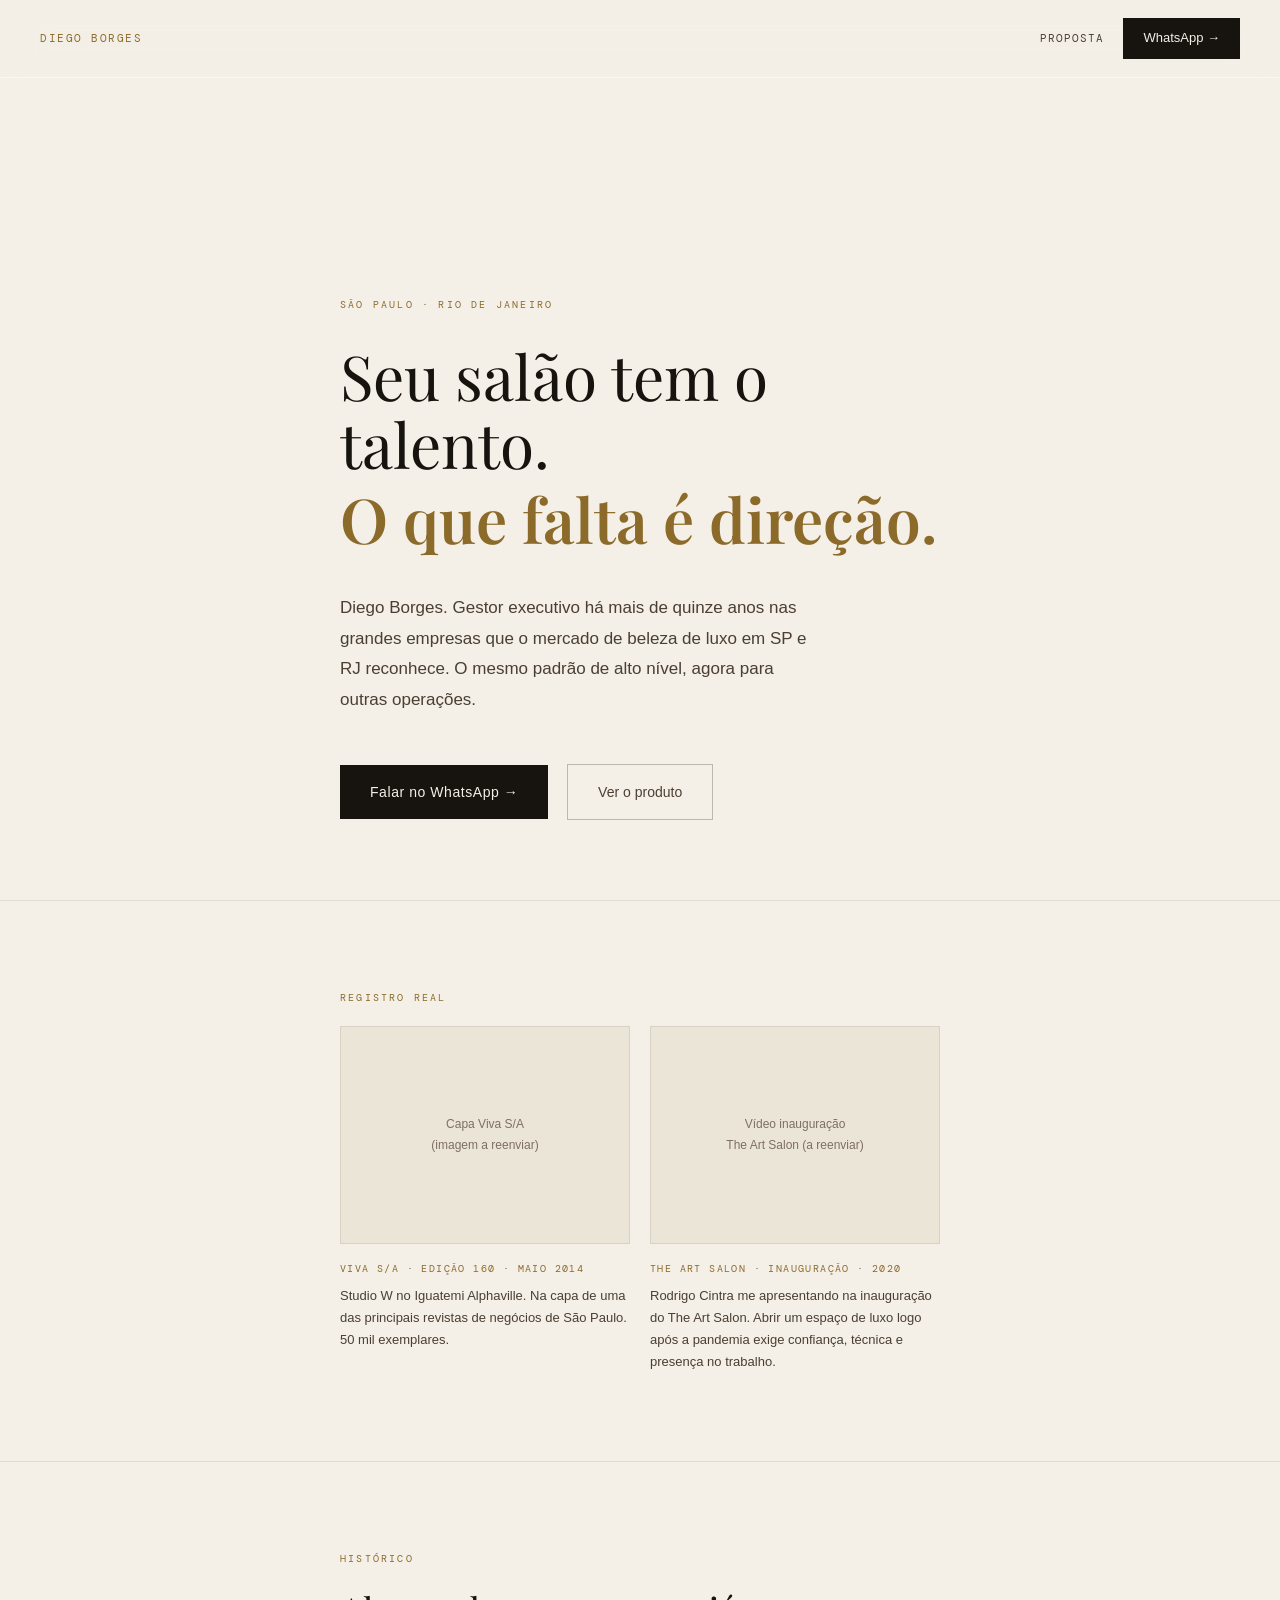
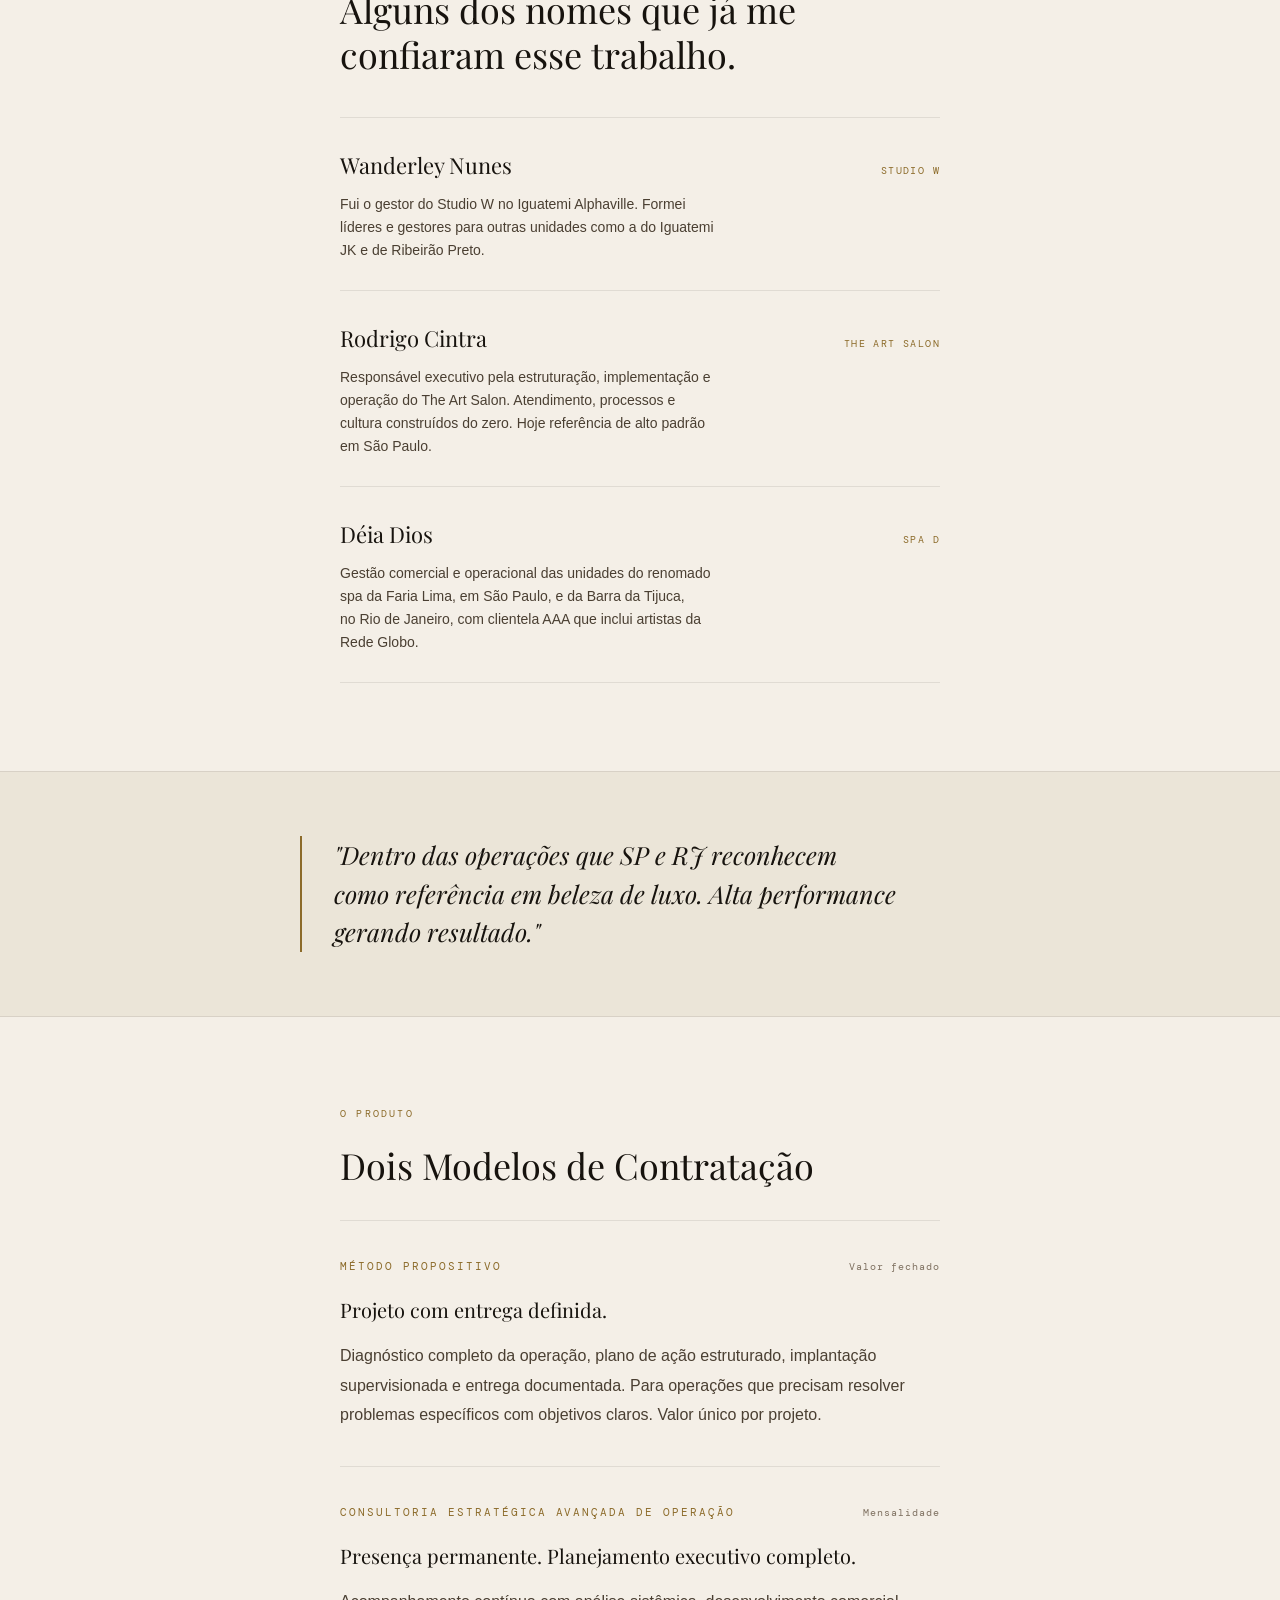
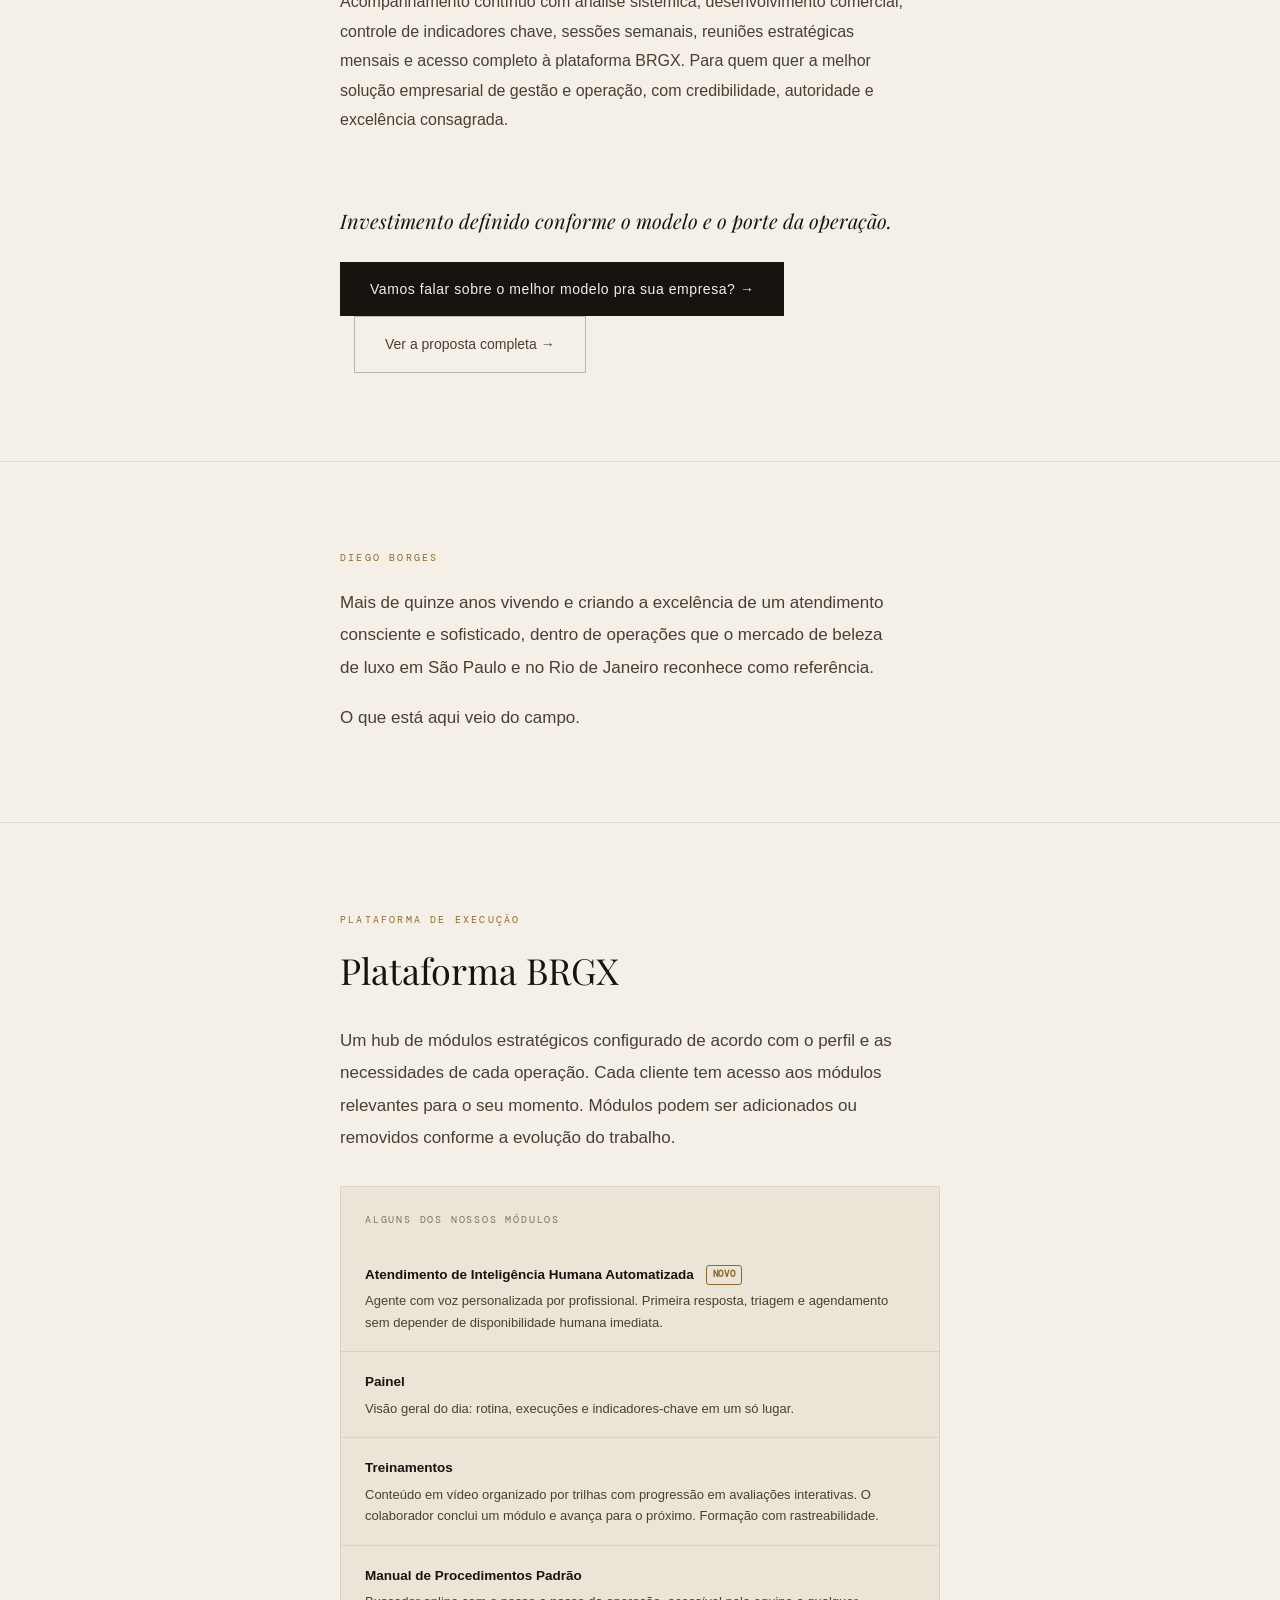
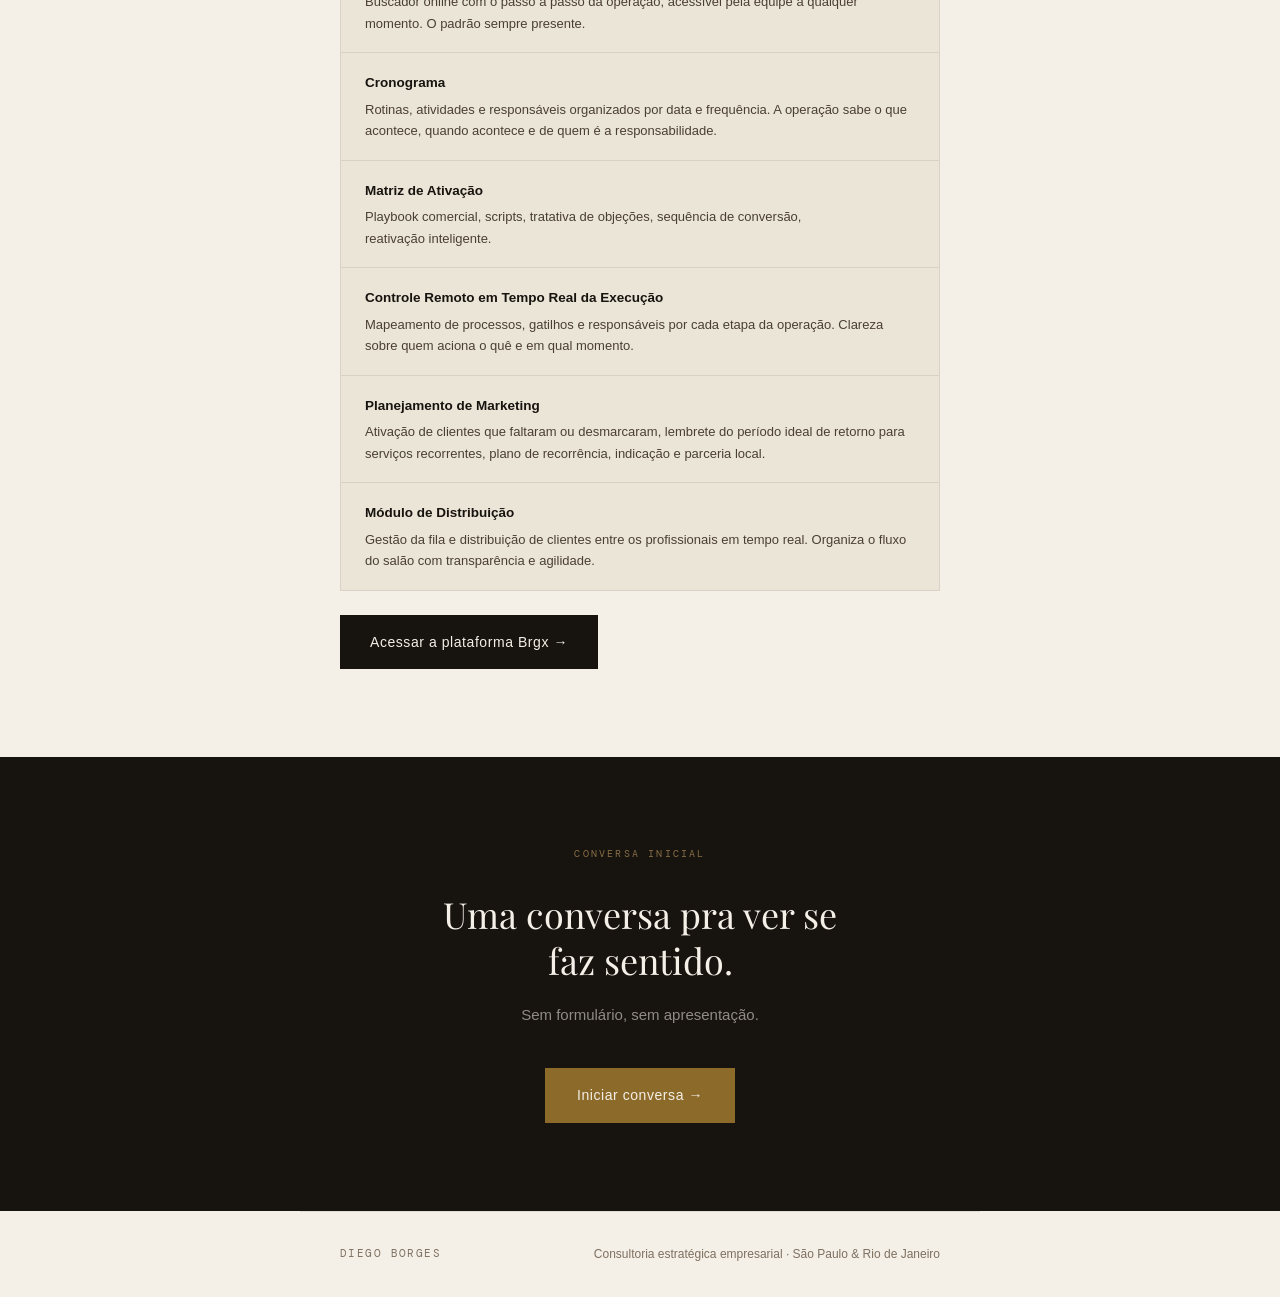
<file: Index.html>
<!DOCTYPE html>
<html lang="pt-BR">
<head>
<meta charset="UTF-8">
<meta name="viewport" content="width=device-width, initial-scale=1.0">
<title>Diego Borges · Consultoria Estratégica Empresarial</title>
<link rel="preconnect" href="https://fonts.googleapis.com">
<link href="https://fonts.googleapis.com/css2?family=Playfair+Display:ital,wght@0,400;0,600;1,400&family=DM+Mono&display=swap" rel="stylesheet">
<style>
*,*::before,*::after{box-sizing:border-box;margin:0;padding:0}
:root{
  --bg:#f4efe7; --bg-1:#ebe5d8; --text:#17130e; --sub:#4a3f32; --muted:#7e7060;
  --gold:#8c6b2a; --gold-l:#a07c35; --bs:rgba(23,19,14,.09); --w:680px;
}
html{scroll-behavior:smooth}
body{background:var(--bg);color:var(--text);font-family:-apple-system,BlinkMacSystemFont,'Helvetica Neue',sans-serif;font-size:17px;line-height:1.75;-webkit-font-smoothing:antialiased;overflow-x:hidden;text-wrap:pretty}
.nav{position:fixed;top:0;left:0;right:0;z-index:100;display:flex;align-items:center;justify-content:space-between;padding:18px 40px;background:rgba(244,239,231,.92);backdrop-filter:blur(20px);-webkit-backdrop-filter:blur(20px);border-bottom:.5px solid rgba(255,255,255,.5)}
.nav-logo{font-family:'DM Mono',monospace;font-size:11px;color:var(--gold);letter-spacing:.14em;text-transform:uppercase;text-decoration:none}
.nav-btn{display:inline-flex;align-items:center;gap:8px;font-size:13px;font-weight:500;color:var(--bg);background:var(--text);padding:9px 20px;text-decoration:none;transition:background .18s}
.nav-btn:hover{background:var(--gold)}
.hero{min-height:100vh;display:flex;flex-direction:column;justify-content:flex-end;padding:140px 40px 80px;max-width:var(--w);margin:0 auto}
.ey{font-family:'DM Mono',monospace;font-size:10px;letter-spacing:.22em;text-transform:uppercase;color:var(--gold);margin-bottom:28px;display:block}
.hero-h1{font-family:'Playfair Display',Georgia,serif;font-size:clamp(40px,7vw,62px);font-weight:400;line-height:1.1;margin-bottom:8px}
.hero-h2{font-family:'Playfair Display',Georgia,serif;font-size:clamp(40px,7vw,62px);font-weight:600;line-height:1.08;color:var(--gold);margin-bottom:40px}
.hero-p{font-size:17px;color:var(--sub);line-height:1.8;max-width:480px;margin-bottom:48px}
.btn-dark{display:inline-flex;align-items:center;gap:10px;background:var(--text);color:var(--bg);font-size:14px;font-weight:500;letter-spacing:.04em;padding:15px 30px;text-decoration:none;transition:background .18s}
.btn-dark:hover{background:var(--gold)}
.btn-ghost{display:inline-flex;align-items:center;gap:10px;border:.5px solid rgba(23,19,14,.25);color:var(--sub);font-size:14px;padding:15px 30px;text-decoration:none;transition:all .18s;margin-left:14px}
.btn-ghost:hover{border-color:var(--gold);color:var(--gold)}
.div{width:100%;height:.5px;background:var(--bs)}
.sec{padding:88px 40px;max-width:var(--w);margin:0 auto}
.sec-ey{font-family:'DM Mono',monospace;font-size:10px;letter-spacing:.22em;text-transform:uppercase;color:var(--gold);margin-bottom:20px;display:block}
.sec-h{font-family:'Playfair Display',Georgia,serif;font-size:clamp(26px,4vw,36px);font-weight:400;line-height:1.25;margin-bottom:32px}
.registro-grid{display:grid;grid-template-columns:1fr 1fr;gap:20px}
.registro-item{overflow:hidden}
.registro-placeholder{width:100%;aspect-ratio:4/3;background:var(--bg-1);border:.5px solid var(--bs);display:flex;align-items:center;justify-content:center;color:var(--muted);font-size:12px;text-align:center;padding:20px}
.registro-caption{padding:16px 0 0}
.reg-tag{font-family:'DM Mono',monospace;font-size:10px;letter-spacing:.14em;text-transform:uppercase;color:var(--gold);display:block;margin-bottom:8px}
.reg-desc{font-size:13px;color:var(--sub);line-height:1.7}
.names-list{border-top:.5px solid var(--bs);margin-top:40px}
.name-row{display:flex;justify-content:space-between;align-items:baseline;gap:24px;padding:28px 0;border-bottom:.5px solid var(--bs);flex-wrap:wrap}
.n-name{font-family:'Playfair Display',Georgia,serif;font-size:22px;font-weight:400;color:var(--text);display:block;margin-bottom:8px}
.n-desc{font-size:14px;color:var(--sub);line-height:1.65;max-width:380px}
.n-brand{font-family:'DM Mono',monospace;font-size:10px;letter-spacing:.14em;text-transform:uppercase;color:var(--gold);white-space:nowrap;flex-shrink:0}
.pq-wrap{padding:64px 40px;border-top:.5px solid var(--bs);border-bottom:.5px solid var(--bs);background:var(--bg-1)}
.pq-inner{max-width:var(--w);margin:0 auto;display:flex;gap:32px;align-items:stretch}
.pq-rule{width:2px;background:var(--gold);flex-shrink:0}
.pq-text{font-family:'Playfair Display',Georgia,serif;font-size:clamp(19px,2.6vw,25px);font-style:italic;font-weight:400;line-height:1.55;color:var(--text)}
.prod-model{padding:36px 0;border-bottom:.5px solid var(--bs)}
.prod-model:last-child{border-bottom:none}
.prod-toprow{display:flex;justify-content:space-between;align-items:baseline;flex-wrap:wrap;gap:12px;margin-bottom:16px}
.prod-name{font-family:'DM Mono',monospace;font-size:11px;letter-spacing:.18em;text-transform:uppercase;color:var(--gold)}
.prod-tag{font-family:'DM Mono',monospace;font-size:10px;color:var(--muted);letter-spacing:.1em}
.prod-h3{font-family:'Playfair Display',Georgia,serif;font-size:20px;font-weight:400;margin-bottom:14px}
.prod-body{font-size:16px;color:var(--sub);line-height:1.85}
.prod-invest{font-family:'Playfair Display',Georgia,serif;font-size:20px;font-style:italic;color:var(--text);margin:32px 0 24px}
.bio-body{font-size:17px;color:var(--sub);line-height:1.9;margin-bottom:18px;max-width:560px}
.bio-body:last-child{margin-bottom:0}
.bio-body strong{color:var(--text);font-weight:500}
.platform-box{border:.5px solid var(--bs);padding:0;background:var(--bg-1)}
.platform-label{font-family:'DM Mono',monospace;font-size:10px;letter-spacing:.18em;text-transform:uppercase;color:var(--muted);display:block;padding:24px 24px 0}
.mod-item{padding:18px 24px;border-bottom:.5px solid var(--bs)}
.mod-item:last-child{border-bottom:none}
.mod-name{font-size:13.5px;font-weight:600;color:var(--text);margin-bottom:4px}
.mod-desc{font-size:13px;color:var(--sub);line-height:1.65}
.mod-new{display:inline-block;font-family:'DM Mono',monospace;font-size:9px;letter-spacing:.08em;text-transform:uppercase;color:var(--gold);border:.5px solid var(--gold);border-radius:3px;padding:1px 6px;margin-left:8px;vertical-align:middle}
.cta-wrap{background:var(--text)}
.cta-inner{max-width:var(--w);margin:0 auto;padding:88px 40px;text-align:center}
.cta-ey{font-family:'DM Mono',monospace;font-size:10px;letter-spacing:.22em;text-transform:uppercase;color:rgba(184,150,96,.7);display:block;margin-bottom:28px}
.cta-h{font-family:'Playfair Display',Georgia,serif;font-size:clamp(24px,3.8vw,36px);font-weight:400;line-height:1.28;max-width:460px;margin:0 auto 18px;color:#f4efe7}
.cta-p{font-size:15px;color:rgba(244,239,231,.55);max-width:360px;margin:0 auto 40px;line-height:1.8}
.btn-wpp{display:inline-flex;align-items:center;gap:10px;background:var(--gold);color:#f4efe7;font-size:14px;font-weight:500;letter-spacing:.04em;padding:15px 32px;text-decoration:none;transition:background .18s}
.btn-wpp:hover{background:var(--gold-l)}
.footer{max-width:var(--w);margin:0 auto;padding:32px 40px;display:flex;justify-content:space-between;align-items:center;border-top:.5px solid var(--bs);flex-wrap:wrap;gap:12px}
.f-logo{font-family:'DM Mono',monospace;font-size:11px;letter-spacing:.13em;text-transform:uppercase;color:var(--muted)}
.f-info{font-size:12px;color:var(--muted)}
@media(max-width:620px){
  .nav{padding:14px 20px}.hero{padding:120px 24px 64px}.sec{padding:72px 24px}
  .registro-grid{grid-template-columns:1fr}.name-row{flex-direction:column;gap:8px}
  .pq-wrap{padding:48px 24px}.cta-inner{padding:72px 24px}.footer{padding:24px 20px}
  .hero{text-align:center}.hero-p{margin-left:auto;margin-right:auto}
}
</style>
</head>
<body>

<nav class="nav">
  <a href="#" class="nav-logo">Diego Borges</a>
  <div style="display:flex;align-items:center;gap:20px">
    <a href="proposta.html" style="font-family:'DM Mono',monospace;font-size:11px;color:var(--sub);letter-spacing:.08em;text-transform:uppercase;text-decoration:none">Proposta</a>
    <a href="https://wa.me/5511990130811?text=Ol%C3%A1%2C+vi+o+seu+site+e+tenho+interesse+na+consultoria.+Podemos+conversar%3F" target="_blank" class="nav-btn">WhatsApp &rarr;</a>
  </div>
</nav>

<section class="hero">
  <span class="ey">São Paulo &middot; Rio de Janeiro</span>
  <h1 class="hero-h1">Seu salão tem o talento.</h1>
  <div class="hero-h2">O que falta é direção.</div>
  <p class="hero-p">Diego Borges. Gestor executivo há mais de quinze anos nas grandes empresas que o mercado de beleza de luxo em SP e RJ reconhece. O mesmo padrão de alto nível, agora para outras operações.</p>
  <div>
    <a href="https://wa.me/5511990130811?text=Ol%C3%A1%2C+vi+o+seu+site+e+tenho+interesse+na+consultoria.+Podemos+conversar%3F" target="_blank" class="btn-dark">Falar no WhatsApp &rarr;</a>
    <a href="#produto" class="btn-ghost" onclick="document.getElementById('produto').scrollIntoView({behavior:'smooth'});return false;">Ver o produto</a>
  </div>
</section>

<div class="div"></div>

<section class="sec">
  <span class="sec-ey">Registro real</span>
  <div class="registro-grid">
    <div class="registro-item">
      <div class="registro-placeholder">Capa Viva S/A<br>(imagem a reenviar)</div>
      <div class="registro-caption">
        <span class="reg-tag">Viva S/A &middot; Edição 160 &middot; Maio 2014</span>
        <p class="reg-desc">Studio W no Iguatemi Alphaville. Na capa de uma das principais revistas de negócios de São Paulo. 50 mil exemplares.</p>
      </div>
    </div>
    <div class="registro-item">
      <div class="registro-placeholder">Vídeo inauguração<br>The Art Salon (a reenviar)</div>
      <div class="registro-caption">
        <span class="reg-tag">The Art Salon &middot; Inauguração &middot; 2020</span>
        <p class="reg-desc">Rodrigo Cintra me apresentando na inauguração do The Art Salon. Abrir um espaço de luxo logo após a pandemia exige confiança, técnica e presença no trabalho.</p>
      </div>
    </div>
  </div>
</section>

<div class="div"></div>

<section class="sec">
  <span class="sec-ey">Histórico</span>
  <h2 class="sec-h">Alguns dos nomes que já me confiaram esse trabalho.</h2>
  <div class="names-list">
    <div class="name-row">
      <div>
        <span class="n-name">Wanderley Nunes</span>
        <p class="n-desc">Fui o gestor do Studio W no Iguatemi Alphaville. Formei líderes e gestores para outras unidades como a do Iguatemi JK e de Ribeirão Preto.</p>
      </div>
      <span class="n-brand">Studio W</span>
    </div>
    <div class="name-row">
      <div>
        <span class="n-name">Rodrigo Cintra</span>
        <p class="n-desc">Responsável executivo pela estruturação, implementação e operação do The Art Salon. Atendimento, processos e cultura construídos do zero. Hoje referência de alto padrão em São Paulo.</p>
      </div>
      <span class="n-brand">The Art Salon</span>
    </div>
    <div class="name-row">
      <div>
        <span class="n-name">Déia Dios</span>
        <p class="n-desc">Gestão comercial e operacional das unidades do renomado spa da Faria Lima, em São Paulo, e da Barra da Tijuca, no Rio de Janeiro, com clientela AAA que inclui artistas da Rede Globo.</p>
      </div>
      <span class="n-brand">Spa D</span>
    </div>
  </div>
</section>

<div class="pq-wrap">
  <div class="pq-inner">
    <div class="pq-rule"></div>
    <blockquote class="pq-text">"Dentro das operações que SP e RJ reconhecem como referência em beleza de luxo. Alta performance gerando resultado."</blockquote>
  </div>
</div>

<section class="sec" id="produto">
  <span class="sec-ey">O produto</span>
  <h2 class="sec-h">Dois Modelos de Contratação</h2>

  <div style="border-top:.5px solid var(--bs)">
    <div class="prod-model">
      <div class="prod-toprow">
        <span class="prod-name">Método ProPositivo</span>
        <span class="prod-tag">Valor fechado</span>
      </div>
      <h3 class="prod-h3">Projeto com entrega definida.</h3>
      <p class="prod-body">Diagnóstico completo da operação, plano de ação estruturado, implantação supervisionada e entrega documentada. Para operações que precisam resolver problemas específicos com objetivos claros. Valor único por projeto.</p>
    </div>
    <div class="prod-model">
      <div class="prod-toprow">
        <span class="prod-name">Consultoria Estratégica Avançada de Operação</span>
        <span class="prod-tag">Mensalidade</span>
      </div>
      <h3 class="prod-h3">Presença permanente. Planejamento executivo completo.</h3>
      <p class="prod-body">Acompanhamento contínuo com análise sistêmica, desenvolvimento comercial, controle de indicadores chave, sessões semanais, reuniões estratégicas mensais e acesso completo à plataforma BRGX. Para quem quer a melhor solução empresarial de gestão e operação, com credibilidade, autoridade e excelência consagrada.</p>
    </div>
  </div>

  <p class="prod-invest">Investimento definido conforme o modelo e o porte da operação.</p>
  <a href="https://wa.me/5511990130811?text=Ol%C3%A1%2C+vi+o+seu+site+e+tenho+interesse+na+consultoria.+Podemos+conversar%3F" target="_blank" class="btn-dark">Vamos falar sobre o melhor modelo pra sua empresa? &rarr;</a>
  <a href="proposta.html" class="btn-ghost">Ver a proposta completa &rarr;</a>
</section>

<div class="div"></div>

<section class="sec">
  <span class="sec-ey">Diego Borges</span>
  <p class="bio-body">Mais de quinze anos vivendo e criando a excelência de um atendimento consciente e sofisticado, dentro de operações que o mercado de beleza de luxo em São Paulo e no Rio de Janeiro reconhece como referência.</p>
  <p class="bio-body">O que está aqui veio do campo.</p>
</section>

<div class="div"></div>

<section class="sec">
  <span class="sec-ey">Plataforma de execução</span>
  <h2 class="sec-h">Plataforma BRGX</h2>
  <p class="bio-body" style="margin-bottom:32px">Um hub de módulos estratégicos configurado de acordo com o perfil e as necessidades de cada operação. Cada cliente tem acesso aos módulos relevantes para o seu momento. Módulos podem ser adicionados ou removidos conforme a evolução do trabalho.</p>

  <div class="platform-box">
    <span class="platform-label">Alguns dos nossos módulos</span>
    <div style="margin-top:16px">

      <div class="mod-item">
        <div class="mod-name">Atendimento de Inteligência Humana Automatizada <span class="mod-new">Novo</span></div>
        <div class="mod-desc">Agente com voz personalizada por profissional. Primeira resposta, triagem e agendamento sem depender de disponibilidade humana imediata.</div>
      </div>

      <div class="mod-item">
        <div class="mod-name">Painel</div>
        <div class="mod-desc">Visão geral do dia: rotina, execuções e indicadores-chave em um só lugar.</div>
      </div>

      <div class="mod-item">
        <div class="mod-name">Treinamentos</div>
        <div class="mod-desc">Conteúdo em vídeo organizado por trilhas com progressão em avaliações interativas. O colaborador conclui um módulo e avança para o próximo. Formação com rastreabilidade.</div>
      </div>

      <div class="mod-item">
        <div class="mod-name">Manual de Procedimentos Padrão</div>
        <div class="mod-desc">Buscador online com o passo a passo da operação, acessível pela equipe a qualquer momento. O padrão sempre presente.</div>
      </div>

      <div class="mod-item">
        <div class="mod-name">Cronograma</div>
        <div class="mod-desc">Rotinas, atividades e responsáveis organizados por data e frequência. A operação sabe o que acontece, quando acontece e de quem é a responsabilidade.</div>
      </div>

      <div class="mod-item">
        <div class="mod-name">Matriz de Ativação</div>
        <div class="mod-desc">Playbook comercial, scripts, tratativa de objeções, sequência de conversão, reativação inteligente.</div>
      </div>

      <div class="mod-item">
        <div class="mod-name">Controle Remoto em Tempo Real da Execução</div>
        <div class="mod-desc">Mapeamento de processos, gatilhos e responsáveis por cada etapa da operação. Clareza sobre quem aciona o quê e em qual momento.</div>
      </div>

      <div class="mod-item">
        <div class="mod-name">Planejamento de Marketing</div>
        <div class="mod-desc">Ativação de clientes que faltaram ou desmarcaram, lembrete do período ideal de retorno para serviços recorrentes, plano de recorrência, indicação e parceria local.</div>
      </div>

      <div class="mod-item">
        <div class="mod-name">Módulo de Distribuição</div>
        <div class="mod-desc">Gestão da fila e distribuição de clientes entre os profissionais em tempo real. Organiza o fluxo do salão com transparência e agilidade.</div>
      </div>

    </div>
  </div>

  <a href="https://brgxbrasil.github.io/app/" target="_blank" class="btn-dark" style="margin-top:24px">Acessar a plataforma Brgx &rarr;</a>
</section>

<div class="cta-wrap">
  <div class="cta-inner">
    <span class="cta-ey">Conversa inicial</span>
    <h2 class="cta-h">Uma conversa pra ver se faz sentido.</h2>
    <p class="cta-p">Sem formulário, sem apresentação.</p>
    <a href="https://wa.me/5511990130811?text=Ol%C3%A1%2C+vi+o+seu+site+e+tenho+interesse+na+consultoria.+Podemos+conversar%3F" target="_blank" class="btn-wpp">Iniciar conversa &rarr;</a>
  </div>
</div>

<footer class="footer">
  <span class="f-logo">Diego Borges</span>
  <span class="f-info">Consultoria estratégica empresarial &middot; São Paulo &amp; Rio de Janeiro</span>
</footer>

</body>
</html>
</file>
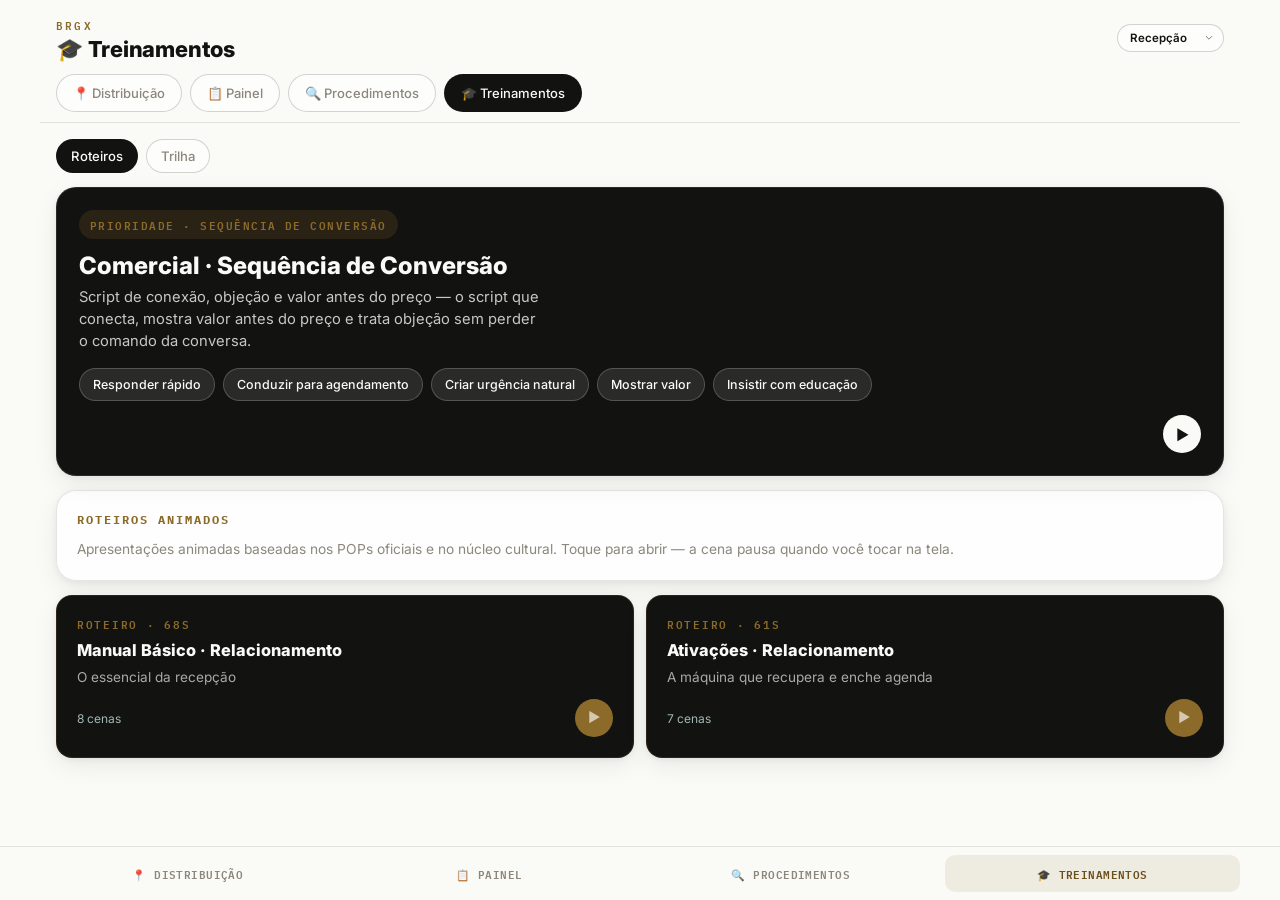
<file: app/index.html>
<!DOCTYPE html>
<html lang="pt-BR">
<head>
<meta charset="UTF-8" />
<meta name="viewport" content="width=device-width, initial-scale=1.0, viewport-fit=cover" />
<meta name="theme-color" content="#eef1f5" />
<title>Brgx</title>
<style>
@import url('https://fonts.googleapis.com/css2?family=Inter:wght@400;500;600;700;800&family=IBM+Plex+Mono:wght@400;500&display=swap');

:root{
  --bg-a:#FAFAF7;
  --bg-b:#F2F1EC;
  --bg-c:#E9E7DF;
  --ink:#121210;
  --muted:#8B877C;
  --line:rgba(18,18,16,.10);
  --glass:rgba(255,255,255,.85);
  --glass-2:rgba(255,255,255,.94);
  --glass-edge:rgba(255,255,255,.9);
  --accent:#8C6B2A;
  --accent-2:#A07C35;
  --accent-ink:#6a4e1c;
  --good:#4A6B4F;
  --warn:#B4791E;
  --danger:#B23B2E;
  --shadow:0 8px 24px rgba(18,18,16,.07), 0 2px 6px rgba(18,18,16,.05);
  --radius:20px;
  --mono:'IBM Plex Mono',ui-monospace,"SF Mono",Menlo,Consolas,monospace;
  --serif:'Inter',-apple-system,BlinkMacSystemFont,sans-serif;
}
*{box-sizing:border-box;-webkit-tap-highlight-color:transparent}
html,body{min-height:100%}
body{
  margin:0;color:var(--ink);
  font-family:'Inter',-apple-system,BlinkMacSystemFont,"Helvetica Neue",sans-serif;
  background:var(--bg-a);
}
button,input,select,textarea{font:inherit}
button{cursor:pointer}
.mono{font-family:var(--mono);font-variant-numeric:tabular-nums;letter-spacing:-.02em}
.shell{max-width:1200px;margin:0 auto;padding:16px 16px 96px}
.top{
  position:sticky;top:0;z-index:40;
  margin:-16px -16px 16px;padding:14px 16px 10px;
  background:rgba(250,250,247,.88);
  backdrop-filter:blur(20px) saturate(160%);-webkit-backdrop-filter:blur(20px) saturate(160%);
  border-bottom:1px solid var(--line);
}
.brandrow{display:flex;align-items:center;justify-content:space-between;gap:12px}
.kicker{font-size:11px;letter-spacing:.2em;text-transform:uppercase;color:var(--accent);font-weight:600;font-family:var(--mono)}
.brandrow h1{margin:2px 0 0;font-size:22px;letter-spacing:-.01em;font-family:var(--serif);font-weight:800}
.brandrow .who{color:var(--muted);font-size:12px;text-align:right}
.profilepick{
  border:0.5px solid rgba(18,18,16,.18);background:rgba(255,255,255,.6);color:var(--ink);
  border-radius:999px;padding:6px 26px 6px 12px;font-size:11.5px;font-weight:600;
  font-family:inherit;cursor:pointer;
  -webkit-appearance:none;appearance:none;
  background-image:url("data:image/svg+xml,%3Csvg xmlns='http://www.w3.org/2000/svg' viewBox='0 0 20 20' fill='%237e7060'%3E%3Cpath d='M5.5 7.5l4.5 4.5 4.5-4.5' stroke='%237e7060' stroke-width='1.5' fill='none' stroke-linecap='round' stroke-linejoin='round'/%3E%3C/svg%3E");
  background-repeat:no-repeat;background-position:right 8px center;background-size:12px
}
.nav{display:flex;gap:8px;overflow:auto;margin-top:12px;scrollbar-width:none}
.nav::-webkit-scrollbar{display:none}
.navbtn{
  border:0.5px solid rgba(18,18,16,.18);background:rgba(255,255,255,.55);color:var(--muted);
  border-radius:999px;padding:10px 16px;white-space:nowrap;font-size:13px;font-weight:500;
}
.navbtn.on{background:var(--ink);border-color:transparent;color:#FAFAF7;}
.card{
  background:rgba(255,255,255,.8);
  border:0.5px solid var(--line);
  border-radius:var(--radius);box-shadow:var(--shadow);
}
.section{padding:20px;margin-bottom:14px}
.section h2{margin:0 0 12px;font-size:.78rem;letter-spacing:.16em;text-transform:uppercase;color:var(--accent);font-family:var(--mono)}
.grid2{display:grid;grid-template-columns:1.1fr .9fr;gap:14px}
.muted{color:var(--muted)}
.eyebrow{
  display:inline-flex;align-items:center;gap:8px;padding:6px 12px;border-radius:999px;
  font-size:.72rem;letter-spacing:.14em;text-transform:uppercase;color:var(--accent-ink);
  background:rgba(140,107,42,.08);border:0.5px solid rgba(140,107,42,.22);font-weight:600;font-family:var(--mono);
}
.kpis{display:grid;grid-template-columns:repeat(4,minmax(0,1fr));gap:10px;margin-top:16px}
.kpi{padding:14px;border-radius:14px;background:rgba(255,255,255,.7);border:0.5px solid var(--line);}
.kpi .l{color:var(--muted);font-size:.78rem;font-family:var(--mono);letter-spacing:.04em}
.kpi .v{margin-top:5px;font-size:1.5rem;font-weight:400;letter-spacing:-.02em;font-family:var(--serif)}
.homegrid{display:grid;grid-template-columns:repeat(2,minmax(0,1fr));gap:12px}
.module{
  display:grid;gap:8px;padding:20px;text-align:left;
  background:rgba(255,255,255,.65);border:0.5px solid var(--line);border-radius:16px;
  transition:transform .15s ease,box-shadow .15s ease;
}
.module:hover{transform:translateY(-2px);box-shadow:var(--shadow)}
.module strong{font-size:1rem;font-family:var(--serif);font-weight:800}
.module span{color:var(--muted);font-size:.86rem;line-height:1.45}
.module .tag{width:fit-content;font-size:.68rem;letter-spacing:.12em;text-transform:uppercase;color:var(--accent);font-weight:600;font-family:var(--mono)}
.pill{
  display:inline-flex;align-items:center;justify-content:center;padding:5px 10px;border-radius:999px;
  font-size:.7rem;font-weight:600;text-transform:uppercase;letter-spacing:.07em;white-space:nowrap;font-family:var(--mono);
}
.pill.good{background:rgba(74,107,79,.1);color:var(--good)}
.pill.warn{background:rgba(180,121,30,.1);color:var(--warn)}
.pill.danger{background:rgba(178,59,46,.1);color:var(--danger)}
.pill.neutral{background:rgba(18,18,16,.06);color:var(--muted)}
.pill.gold{background:rgba(140,107,42,.1);color:var(--accent-ink)}
.btn{
  border:0;border-radius:12px;padding:13px 18px;font-weight:500;color:#FAFAF7;
  background:var(--ink);
}
.btn:hover{background:var(--accent)}
.btn.secondary{color:var(--ink);background:rgba(255,255,255,.7);border:0.5px solid rgba(18,18,16,.2);box-shadow:none}
.btn.small{padding:9px 14px;font-size:.82rem;border-radius:10px}
.btn:disabled{opacity:.4;cursor:not-allowed}
input,select,textarea{
  width:100%;padding:12px 14px;border-radius:12px;border:0.5px solid var(--line);
  background:rgba(255,255,255,.8);color:var(--ink);outline:none;
}
input:focus,select:focus,textarea:focus{border-color:rgba(140,107,42,.4);box-shadow:0 0 0 3px rgba(140,107,42,.08)}
textarea{min-height:84px;resize:vertical}
label{display:block;margin:0 0 6px;color:var(--muted);font-size:.8rem}
.row{display:grid;grid-template-columns:1fr 1fr;gap:10px}
.list{display:grid;gap:10px}
.item{
  padding:14px;border-radius:14px;background:rgba(255,255,255,.7);border:0.5px solid var(--line);
}
.item .toprow{display:flex;justify-content:space-between;gap:10px;align-items:center}
.item h4{margin:0;font-size:.98rem;font-family:var(--serif);font-weight:800}
.item .meta{margin-top:4px;color:var(--muted);font-size:.85rem;line-height:1.45}
.item .btnrow{display:flex;gap:8px;flex-wrap:wrap;margin-top:10px}
.item.locked{opacity:.55}
.item.locked h4{color:var(--muted)}
.levels{display:grid;gap:12px}
.level{padding:18px}
.levelhead{display:flex;justify-content:space-between;align-items:center;gap:10px;margin-bottom:6px}
.levelhead strong{font-size:1rem;font-family:var(--serif);font-weight:800}
.progressline{height:5px;border-radius:999px;background:rgba(18,18,16,.07);overflow:hidden;margin:8px 0 12px}
.progressline span{display:block;height:100%;border-radius:inherit;background:var(--accent)}
.missions{display:grid;gap:8px}
.mission{
  display:grid;grid-template-columns:32px 1fr auto;align-items:center;gap:12px;
  padding:12px;border-radius:12px;background:rgba(255,255,255,.65);border:0.5px solid var(--line);text-align:left;
}
.mission:disabled{opacity:.5;cursor:not-allowed}
.mnum{
  width:30px;height:30px;border-radius:50%;display:grid;place-items:center;
  background:rgba(18,18,16,.07);color:var(--muted);font-size:.8rem;font-weight:600;font-family:var(--mono);
}
.mission.done .mnum{background:rgba(74,107,79,.12);color:var(--good)}
.mission strong{display:block;font-size:.9rem}
.mission small{display:block;color:var(--muted);margin-top:2px}
.missionview{display:grid;gap:14px}
.steps{display:grid;gap:8px}
.step{display:grid;grid-template-columns:26px 1fr;gap:10px;align-items:start;padding:11px 12px;border-radius:12px;background:rgba(255,255,255,.6);border:0.5px solid var(--line)}
.step b{display:grid;place-items:center;width:24px;height:24px;border-radius:999px;background:rgba(140,107,42,.12);color:var(--accent-ink);font-size:.75rem;font-family:var(--mono)}
.step p{margin:0;color:var(--ink);font-size:.9rem;line-height:1.55}
.choice{
  display:flex;align-items:flex-start;gap:10px;width:100%;text-align:left;
  padding:13px;border-radius:12px;background:rgba(255,255,255,.7);border:0.5px solid var(--line);line-height:1.45;font-size:.92rem;
}
.choice.correct{border-color:rgba(74,107,79,.4);background:rgba(74,107,79,.07)}
.choice.wrong{border-color:rgba(178,59,46,.35);background:rgba(178,59,46,.06)}
.feedback{padding:13px;border-radius:12px;font-size:.9rem;line-height:1.5}
.feedback.ok{background:rgba(74,107,79,.08);color:var(--good);border:0.5px solid rgba(74,107,79,.2)}
.feedback.no{background:rgba(178,59,46,.07);color:var(--danger);border:0.5px solid rgba(178,59,46,.18)}
.searchbox input{padding:15px 16px;border-radius:14px;font-size:1rem}
.hits{display:grid;gap:10px;margin-top:12px}
.popcard{padding:14px;border-radius:14px;background:rgba(255,255,255,.72);border:0.5px solid var(--line);}
.popcard summary{cursor:pointer;font-weight:500;display:flex;justify-content:space-between;gap:10px;align-items:center;list-style:none;font-family:var(--serif)}
.popcard summary::-webkit-details-marker{display:none}
.popcard ul{margin:10px 0 0;padding-left:18px;color:var(--muted);font-size:.9rem;line-height:1.65}
mark{background:rgba(140,107,42,.2);color:inherit;border-radius:3px;padding:0 2px}
.subtabs{display:flex;gap:8px;flex-wrap:wrap;margin-bottom:14px}
.subtab{border:0.5px solid rgba(18,18,16,.18);background:rgba(255,255,255,.5);color:var(--muted);border-radius:999px;padding:8px 14px;font-size:.82rem;font-weight:500;}
.subtab.on{background:var(--ink);border-color:transparent;color:#FAFAF7;}
.calendar{display:grid;grid-template-columns:repeat(7,minmax(0,1fr));gap:8px}
.day{padding:12px;border-radius:12px;background:rgba(255,255,255,.6);border:0.5px solid var(--line);min-height:110px}
.day.today{border-color:rgba(140,107,42,.35);background:rgba(255,255,255,.85)}
.day .name{font-weight:600;margin-bottom:6px;font-size:.86rem;font-family:var(--mono);color:var(--accent)}
.day .small{color:var(--muted);font-size:.78rem;line-height:1.45}
.vezname{font-size:clamp(2.6rem,8vw,4rem);letter-spacing:-.04em;line-height:.95;font-weight:800;margin:10px 0 6px;color:var(--ink);font-family:var(--serif)}
.rank{width:30px;height:30px;border-radius:50%;display:grid;place-items:center;background:rgba(18,18,16,.06);color:var(--muted);font-size:.78rem;font-weight:600;flex:0 0 auto;font-family:var(--mono)}
.rank.star{background:var(--accent);color:#FAFAF7;}
.vrow{display:flex;align-items:center;gap:11px;padding:11px 2px;border-bottom:0.5px solid var(--line)}
.vrow:last-child{border-bottom:0}
.vrow .grow{flex:1;min-width:0}
.vrow .rname{font-weight:500;font-size:.94rem}
.vrow .rsub{font-size:.8rem;color:var(--muted);margin-top:1px}
.notice{
  padding:13px;border-radius:12px;border:0.5px solid rgba(140,107,42,.2);
  background:rgba(140,107,42,.06);color:var(--accent-ink);font-size:.86rem;line-height:1.5;margin-bottom:12px;
}
.modal{position:fixed;inset:0;background:rgba(18,18,16,.3);display:none;align-items:flex-end;justify-content:center;z-index:100;padding:14px}
.modal.open{display:flex}
.sheet{width:100%;max-width:540px;background:rgba(250,250,247,.96);border:0.5px solid var(--line);border-radius:20px 20px 14px 14px;padding:20px;box-shadow:var(--shadow)}
.sheet h3{margin:0 0 4px;font-size:1.2rem;font-family:var(--serif);font-weight:800}
.sheet p{color:var(--muted);font-size:.9rem;line-height:1.5;margin:0 0 14px}
.footbar{
  position:fixed;left:0;right:0;bottom:0;z-index:39;
  background:rgba(250,250,247,.90);backdrop-filter:blur(20px) saturate(160%);
  border-top:0.5px solid var(--line);
  padding:8px 12px calc(8px + env(safe-area-inset-bottom));
}
.footinner{max-width:1200px;margin:0 auto;display:flex;gap:6px}
.footbtn{flex:1;border:0;background:transparent;color:var(--muted);border-radius:10px;padding:9px 4px;font-size:.68rem;font-weight:600;text-transform:uppercase;letter-spacing:.04em;font-family:var(--mono)}
.footbtn.on{background:rgba(140,107,42,.1);color:var(--accent-ink);}
.hidden{display:none!important}
.dayring-wrap{display:flex;align-items:center;gap:20px;flex-wrap:wrap}
.dayring{position:relative;width:132px;height:132px;flex:0 0 auto;}
.dayring svg{width:100%;height:100%;transform:rotate(-90deg)}
.dayring .ring-track{fill:none;stroke:rgba(18,18,16,.07);stroke-width:10}
.dayring .ring-fill{fill:none;stroke-width:10;stroke-linecap:round;transition:stroke-dashoffset .8s cubic-bezier(.2,.8,.2,1)}
.dayring-label{position:absolute;inset:0;display:grid;place-items:center;text-align:center}
.dayring-label strong{display:block;font-size:1.7rem;font-weight:800;font-family:var(--serif)}
.dayring-label span{display:block;font-size:.64rem;text-transform:uppercase;letter-spacing:.12em;color:var(--muted);margin-top:2px;font-family:var(--mono)}
.dayring-copy{display:grid;gap:4px;min-width:160px}
.dayring-copy strong{font-size:1.05rem;font-family:var(--serif);font-weight:800}
.dayring-copy span{color:var(--muted);font-size:.86rem;line-height:1.4}
.ia-card{border:1px dashed rgba(140,107,42,.4);background:linear-gradient(135deg,rgba(140,107,42,.06),rgba(56,189,248,.04))}
.ia-tag{display:inline-flex;align-items:center;gap:6px;font-family:var(--mono);font-size:.68rem;letter-spacing:.1em;text-transform:uppercase;font-weight:700;color:var(--accent-ink);margin-bottom:10px}
.ia-insight{font-family:var(--serif);font-size:1.05rem;line-height:1.5;color:var(--ink);margin-bottom:8px}
.ia-note{font-size:.78rem;color:var(--muted);line-height:1.5}
.spotlight{
  padding:22px;border-radius:20px;text-align:left;width:100%;
  background:var(--ink);color:#FAFAF7;border:0.5px solid rgba(255,255,255,.1);box-shadow:var(--shadow);
  position:relative;overflow:hidden;
}
.spotlight:before{content:"";position:absolute;inset:auto -30% -60% auto;width:200px;height:200px;border-radius:50%;background:radial-gradient(circle,rgba(140,107,42,.2),transparent 70%)}
.spotlight .tag{display:inline-flex;padding:5px 11px;border-radius:999px;background:rgba(140,107,42,.2);font-size:.66rem;letter-spacing:.14em;text-transform:uppercase;font-weight:600;font-family:var(--mono);color:#8C6B2A}
.spotlight h3{margin:12px 0 6px;font-size:1.5rem;font-family:var(--serif);font-weight:800}
.spotlight p{margin:0;color:rgba(250,250,247,.78);font-size:.92rem;line-height:1.5;max-width:52ch}
.spotlight .vplay{background:#FAFAF7;color:var(--ink)}
.principios{display:flex;flex-wrap:wrap;gap:8px;margin-top:16px;position:relative}
.principio-chip{display:inline-flex;align-items:center;gap:6px;padding:8px 13px;border-radius:999px;background:rgba(255,255,255,.1);border:0.5px solid rgba(255,255,255,.2);font-size:.78rem;font-weight:500}
.vcards{display:grid;grid-template-columns:repeat(2,minmax(0,1fr));gap:12px}
@media(max-width:860px){.vcards{grid-template-columns:1fr}}
.vcard{display:grid;gap:8px;padding:20px;text-align:left;border-radius:16px;border:0.5px solid rgba(140,107,42,.22);
  background:var(--ink);color:#FAFAF7;box-shadow:var(--shadow);transition:transform .15s ease}
.vcard:hover{transform:translateY(-2px)}
.vcard .vk{font-size:.68rem;letter-spacing:.16em;text-transform:uppercase;color:#8C6B2A;font-weight:600;font-family:var(--mono)}
.vcard strong{font-size:1.02rem;font-family:var(--serif);font-weight:800;color:#FAFAF7}
.vcard span{color:rgba(250,250,247,.65);font-size:.85rem;line-height:1.45}
.vcard .vmeta{display:flex;justify-content:space-between;align-items:center;margin-top:4px}
.vplay{display:inline-grid;place-items:center;width:38px;height:38px;border-radius:50%;background:var(--accent);color:#FAFAF7;font-size:.9rem}
.vplayer{position:fixed;inset:0;z-index:200;display:none;flex-direction:column;background:#131210;color:#FAFAF7}
.vplayer.open{display:flex}
.vtop{display:flex;align-items:center;justify-content:space-between;gap:10px;padding:14px 16px}
.vtop .vt{font-size:.72rem;letter-spacing:.18em;text-transform:uppercase;color:#8C6B2A;font-weight:600;font-family:var(--mono)}
.vclose{border:0.5px solid rgba(140,107,42,.3);background:transparent;color:#FAFAF7;border-radius:999px;padding:8px 14px;font-size:.8rem;font-weight:500}
.vprog{display:flex;gap:5px;padding:0 16px}
.vprog i{flex:1;height:3px;border-radius:999px;background:rgba(250,250,247,.12);overflow:hidden;display:block}
.vprog i b{display:block;height:100%;width:0;background:var(--accent);border-radius:inherit}
.vstage{flex:1;display:grid;place-items:center;padding:20px 22px;overflow:hidden}
.vinner{width:min(680px,100%);display:grid;gap:16px;text-align:center;justify-items:center}
.vkick{font-size:.72rem;letter-spacing:.22em;text-transform:uppercase;color:#8C6B2A;font-weight:600;font-family:var(--mono);animation:vfade .6s ease both}
.vtitle{font-size:clamp(1.7rem,6vw,2.7rem);line-height:1.08;font-family:var(--serif);font-weight:800;color:#FAFAF7;animation:vfade .6s .1s ease both;margin:0}
.vlines{display:grid;gap:9px;justify-items:center}
.vline{max-width:56ch;padding:11px 16px;border-radius:12px;background:rgba(250,250,247,.05);
  border:0.5px solid rgba(140,107,42,.18);color:#FAFAF7;font-size:.95rem;line-height:1.5;
  opacity:0;animation:vfade .55s ease forwards}
.vvis{height:120px;display:grid;place-items:center;animation:vfade .7s .05s ease both}
.vvis svg{height:110px;width:auto;max-width:280px;overflow:visible}
.vfoot{display:flex;justify-content:center;gap:10px;padding:14px 16px calc(16px + env(safe-area-inset-bottom))}
.vbtn{border:0.5px solid rgba(140,107,42,.3);background:rgba(250,250,247,.05);color:#FAFAF7;border-radius:999px;min-width:46px;padding:11px 16px;font-weight:500;font-size:.85rem}
.vbtn.gold{background:var(--accent);border-color:var(--accent);color:#FAFAF7}
@keyframes vfade{from{opacity:0;transform:translateY(12px)}to{opacity:1;transform:none}}
@keyframes vpulse{0%,100%{transform:scale(1);opacity:.9}50%{transform:scale(1.12);opacity:1}}
@keyframes vspin{to{transform:rotate(360deg)}}
@keyframes vdash{to{stroke-dashoffset:0}}
@keyframes vfloat{0%,100%{transform:translateY(0)}50%{transform:translateY(-7px)}}
.vp1{animation:vpulse 2.4s ease-in-out infinite}
.vsp{transform-origin:center;animation:vspin 14s linear infinite}
.vfl{animation:vfloat 3.2s ease-in-out infinite}
.vdr{stroke-dasharray:300;stroke-dashoffset:300;animation:vdash 1.6s .3s ease forwards}
@media(max-width:860px){
  .grid2{grid-template-columns:1fr}
  .kpis{grid-template-columns:1fr 1fr}
  .calendar{grid-template-columns:1fr 1fr}
  .homegrid{grid-template-columns:1fr}
  .dayring-wrap{justify-content:center;text-align:center}
}
</style>
</head>
<body>
<div class="shell">
  <header class="top">
    <div class="brandrow">
      <div>
        <a href="https://brgxbrasil.github.io/Site/" class="kicker" style="text-decoration:none">Brgx</a>
        <h1 id="viewTitle">Aprender</h1>
      </div>
      <div class="who" id="whoBox">Equipe de Relacionamento</div>
    </div>
    <div class="nav" id="mainNav"></div>
  </header>
  <main id="main"></main>
</div>

<div class="footbar">
  <div class="footinner" id="footNav"></div>
</div>

<div class="vplayer" id="vplayer"></div>

<div class="modal" id="modal" onclick="if(event.target.id==='modal')closeModal()">
  <div class="sheet">
    <h3 id="modalTitle"></h3>
    <p id="modalText"></p>
    <div id="modalBody"></div>
    <div style="display:flex;gap:8px;margin-top:14px">
      <button class="btn secondary small" onclick="closeModal()">Cancelar</button>
      <button class="btn small" id="modalConfirm">Confirmar</button>
    </div>
  </div>
</div>

<script>
/* ============ DADOS OPERACIONAIS (fonte: POP Recepção + Matriz de Ativações + Cronograma) ============ */

const POPS = [
  {id:"abertura", title:"Abertura do Salão", group:"Rotina", setor:"Recepção", steps:[
    "Conferir entrada, área de espera, balcão, vitrine de produtos e materiais de atendimento.",
    "Conferir funcionamento de telefone, internet, som, ar-condicionado, máquinas de cartão e impressora de nota fiscal.",
    "Conferir cartão de visita, bobinas, sacolas, materiais de recepção e itens de apoio.",
    "Conferir agenda geral do dia: erros, sobreposições, falta de profissional, encaixes sem validação, horários sensíveis.",
    "Checar lista da vez do dia anterior e validar pendências antes de iniciar novos atendimentos.",
    "Informar imediatamente a gerência sobre qualquer item que interfira na operação."]},
  {id:"apresentacao", title:"Apresentação Pessoal", group:"Rotina", setor:"Recepção", steps:[
    "Manter cabelo arrumado desde o início do expediente, com acabamento profissional.",
    "Usar uniforme completo, limpo, alinhado e sem sinais de desgaste.",
    "Manter maquiagem pronta, batom neutro ou suave, sobrancelhas cuidadas.",
    "Manter unhas feitas, limpas e com cores neutras ou suaves.",
    "Usar apenas acessórios discretos e simples.",
    "Corrigir imediatamente qualquer ponto de imagem que reduza a percepção de padrão."]},
  {id:"agendamento", title:"Agendamento", group:"Agenda", setor:"Recepção", steps:[
    "Solicitar nome completo e telefone da cliente para localizar ou confirmar cadastro.",
    "Perguntar qual serviço deseja realizar e se possui profissional de preferência.",
    "Se não tiver preferência declarada, conferir o histórico da cliente antes de decidir qualquer coisa.",
    "Havendo histórico, comunicar como convite, nunca como decisão fechada: 'Vi que você já foi atendida por [profissional]. Gostaria de agendar com ele mesmo, ou prefere experimentar com outro profissional disponível?'",
    "Essa pergunta cumpre dois papéis ao mesmo tempo: relembra a cliente de um atendimento que pode ter sido bom e ela nem lembrava o nome, e abre espaço confortável para experimentar outro profissional, sem precisar justificar ou criticar o atendimento anterior.",
    "Só quando não há preferência declarada nem histórico de atendimento anterior é que se usa a lista da vez, de forma discreta, justa e registrada.",
    "Validar disponibilidade do profissional escolhido e oferecer horários próximos quando necessário.",
    "Em caso de encaixe, validar com o profissional e garantir que não comprometa outra cliente.",
    "Confirmar data, horário, serviço, profissional e unidade antes de finalizar.",
    "Registrar origem da preferência quando cliente nova pedir profissional específico."]},
  {id:"cadastro", title:"Cadastro de Cliente", group:"Agenda", setor:"Recepção", steps:[
    "Solicitar nome completo, telefone, data de aniversário e informações essenciais com gentileza.",
    "Perguntar se deseja informar e-mail e CPF para emissão de nota fiscal.",
    "Registrar origem da cliente: indicação, tráfego pago, Instagram, profissional, retorno espontâneo ou parceria.",
    "Atualizar dados sempre que houver divergência ou informação incompleta.",
    "Agradecer e confirmar que o cadastro foi concluído."]},
  {id:"telefone", title:"Atendimento Telefônico e WhatsApp", group:"Agenda", setor:"Recepção", steps:[
    "Atender ou responder com saudação, nome do salão e identificação pessoal.",
    "Entender a necessidade da cliente antes de oferecer horário.",
    "Conferir ou criar cadastro conforme necessidade.",
    "Agendar, alterar ou cancelar seguindo as regras de agenda.",
    "Esclarecer dúvidas com segurança ou direcionar para a pessoa correta.",
    "Oferecer serviço adicional coerente com a necessidade da cliente.",
    "Encerrar confirmando as informações e agradecendo o contato.",
    "Retomar conversas em aberto conforme regra de sequência de conversão D0, D1, D3, D5 e D7."]},
  {id:"primeirocontato", title:"Primeiro Contato no Salão", group:"Experiência", setor:"Recepção", steps:[
    "Receber a cliente com sorriso, postura e cumprimento adequado ao turno.",
    "Se apresentar e chamar a cliente pelo nome quando possível.",
    "Confirmar atendimento, profissional e horário.",
    "Oferecer água, café, chá e senha do Wi-Fi.",
    "Acomodar e acompanhar até o profissional ou sala correta.",
    "Zelar pela cliente entre atendimentos, principalmente em espera, troca de serviço ou deslocamento interno."]},
  {id:"listadavez", title:"Lista da Vez", group:"Agenda", setor:"Recepção", steps:[
    "Identificar o serviço solicitado e consultar a lista correspondente.",
    "Identificar o profissional da vez e verificar disponibilidade real.",
    "Confirmar possibilidade de atendimento com o profissional quando houver encaixe.",
    "Se o profissional não puder atender, registrar a situação e passar para o próximo conforme regra.",
    "Anular posições de profissionais ausentes no dia.",
    "Registrar nome da cliente, serviço, profissional, data, horário e responsável.",
    "Agendamento antecipado: marcar provisoriamente e confirmar após a presença da cliente.",
    "Corrigir a lista em caso de falta, cancelamento ou remarcação conforme orientação da gerência."]},
  {id:"espera", title:"Cliente em Espera", group:"Experiência", setor:"Recepção", steps:[
    "Informar o motivo da espera com transparência e pedir desculpas pelo desconforto.",
    "Informar tempo estimado e perguntar se a cliente consegue aguardar.",
    "Oferecer água, café, chá, Wi-Fi e acomodação adequada.",
    "Oferecer serviço viável durante a espera, quando fizer sentido.",
    "Cronometrar o tempo informado e reposicionar a cliente antes do limite combinado.",
    "Se a espera aumentar, explicar novamente, pedir desculpas e oferecer alternativa.",
    "Acionar a gerência se a espera comprometer a experiência."]},
  {id:"revenda", title:"Revenda de Produtos", group:"Comercial", setor:"Recepção", steps:[
    "Perguntar se algum produto foi indicado pelo profissional.",
    "Sem indicação, entender a necessidade da cliente antes de sugerir.",
    "Apresentar produto adequado, modo de uso, benefício e complementar quando pertinente.",
    "Permitir que a cliente veja, toque ou conheça a textura do produto.",
    "Confirmar se pode entrar em contato depois para acompanhar resultado.",
    "Embalar com cuidado, cobrar, emitir nota quando solicitado e agradecer."]},
  {id:"interno", title:"Atendimento Interno da Equipe", group:"Rotina", setor:"Recepção", steps:[
    "Realizar agendamentos, alterações e cancelamentos solicitados por profissionais conforme regra da gerência.",
    "Orientar profissionais sobre agenda, lista da vez, encaixes, horários e fluxo do dia.",
    "Alterar agenda apenas com autorização quando impactar cliente, faturamento ou outro profissional.",
    "Informar gerência sobre atraso, ausência, erro ou conflito.",
    "Priorizar sempre a cliente em relação a demandas internas.",
    "Comunicar alterações de agenda aos profissionais envolvidos."]},
  {id:"cobranca", title:"Cobrança e Fechamento da Experiência", group:"Comercial", setor:"Recepção", steps:[
    "Cumprimentar a cliente e localizar a comanda no sistema.",
    "Confirmar os serviços realizados antes da cobrança.",
    "Em divergência, consultar quem lançou antes de editar e comunicar profissional e gerência.",
    "Informar valor total com discrição e clareza.",
    "Perguntar se a cliente ficou feliz com o atendimento antes de finalizar.",
    "Se houver insatisfação, não concluir a cobrança sem acionar a gerência.",
    "Realizar pagamento e organizar comprovantes por forma e bandeira.",
    "Perguntar sobre próxima visita e produto para casa.",
    "Nunca permitir saída sem pagamento validado, salvo orientação expressa da gerência."]},
  {id:"caixa", title:"Fechamento de Caixa", group:"Rotina", setor:"Recepção", steps:[
    "Conferir pagamentos em débito, crédito, dinheiro e demais formas aceitas.",
    "Comparar comprovantes físicos, sistema e movimentação do dia.",
    "Realizar fechamento no sistema.",
    "Organizar comprovantes conforme padrão interno.",
    "Comunicar imediatamente qualquer divergência para a gerência.",
    "Registrar pendências ou ajustes que precisem de acompanhamento."]},
  {id:"followup", title:"Sequência de Conversão e Ativações", group:"Relacionamento", setor:"Recepção", steps:[
    "Executar sequências de conversão D0, D1, D3, D5 e D7 para clientes sem resposta ou em negociação.",
    "Classificar cada contato por etapa do funil: cliente novo, contato feito, qualificado, oferta enviada, em objeção, agendado ou perdido.",
    "Ativar aniversariantes, inativas, canceladas, faltantes e serviços recorrentes vencidos.",
    "Registrar tentativa, canal, resposta, próxima ação e resultado.",
    "Sem horário ou profissional disponível: registrar motivo para análise da gerência.",
    "Reportar semanalmente ativações, respostas, agendamentos e perdas por indisponibilidade."]},
  {id:"conversao", title:"Sequência de Conversão D0–D7", group:"Relacionamento", setor:"Recepção", steps:[
    "Abrir o controle de Sequência de Conversão no início do período definido.",
    "Filtrar clientes com status em aberto, sem resposta ou com próxima ação vencida.",
    "Conferir data do primeiro contato, etapa atual, responsável, prazo e histórico.",
    "Realizar a próxima tentativa conforme etapa D0, D1, D3, D5 ou D7.",
    "Registrar canal utilizado, resposta, nova etapa, prazo e resultado.",
    "Com interesse: direcionar para agendamento com data, horário, serviço e profissional.",
    "Sem retorno até D7: classificar como sem resposta e encerrar com observação objetiva.",
    "Impossibilidade operacional: registrar motivo (falta de horário, profissional, cliente indisponível).",
    "Reportar ao fim do dia: convertidas, em aberto e impedimentos relevantes."]},
  {id:"tec_padrao", title:"Padrão Comum de Atendimento Técnico", group:"Atendimento", setor:"Parceiros Técnicos", steps:[
    "Receber a cliente pelo nome e apresentar-se quando necessário.",
    "Confirmar serviço contratado e expectativa.",
    "Explicar etapas essenciais sem prolongar.",
    "Executar com técnica, higiene, cuidado e discrição.",
    "Perguntar se a cliente está confortável.",
    "Confirmar satisfação antes de finalizar.",
    "Lançar serviço correto na comanda.",
    "Organizar material, bancada ou sala após o atendimento."]},
  {id:"tec_cabeleireiro", title:"Cabeleireiro", group:"Atendimento", setor:"Parceiros Técnicos", steps:[
    "Realizar diagnóstico visual e conversa inicial.",
    "Confirmar objetivo, histórico químico, manutenção e limite técnico.",
    "Alinhar resultado possível antes de iniciar.",
    "Executar serviço conforme técnica e segurança.",
    "Orientar manutenção em casa e próximo retorno."]},
  {id:"tec_jr_acolhimento", title:"Cabeleireiro Júnior — Acolhimento", group:"Atendimento", setor:"Parceiros Técnicos", steps:[
    "Preparar lavatório, toalhas, produtos e apoio antes da cliente chegar.",
    "Acolher cliente com educação e segurança.",
    "Confirmar orientação do profissional responsável.",
    "Executar lavagem, tratamento ou apoio conforme instrução.",
    "Avisar profissional sobre qualquer sensibilidade ou observação da cliente."]},
  {id:"tec_jr_finalizacao", title:"Cabeleireiro Júnior — Finalização", group:"Atendimento", setor:"Parceiros Técnicos", steps:[
    "Confirmar acabamento esperado com o profissional responsável.",
    "Preparar ferramentas e finalizadores.",
    "Finalizar com cuidado, alinhamento e atenção aos detalhes.",
    "Solicitar validação do profissional quando necessário.",
    "Limpar estação e guardar materiais."]},
  {id:"tec_manicure", title:"Manicure e Pedicure", group:"Atendimento", setor:"Parceiros Técnicos", steps:[
    "Confirmar formato, comprimento, cor e preferência da cliente.",
    "Usar materiais limpos, esterilizados ou descartáveis.",
    "Abrir descartáveis diante da cliente quando aplicável.",
    "Executar com delicadeza e higiene.",
    "Separar instrumentos reutilizáveis para esterilização."]},
  {id:"tec_nail", title:"Nail Design", group:"Atendimento", setor:"Parceiros Técnicos", steps:[
    "Confirmar técnica, formato, comprimento, manutenção anterior e expectativa.",
    "Avaliar condição da unha natural antes de iniciar.",
    "Usar materiais adequados e higienizados.",
    "Orientar cuidados, manutenção e retorno.",
    "Registrar serviço correto na comanda."]},
  {id:"tec_make", title:"Maquiagem", group:"Atendimento", setor:"Parceiros Técnicos", steps:[
    "Confirmar ocasião, preferência, pele, sensibilidade e referência visual.",
    "Preparar pele com higiene e produtos adequados.",
    "Manter pincéis e materiais higienizados.",
    "Validar pontos principais antes da finalização.",
    "Orientar retoques e conservação."]},
  {id:"tec_depilacao", title:"Depilação", group:"Atendimento", setor:"Parceiros Técnicos", steps:[
    "Confirmar área, sensibilidade, alergias e uso de produtos ou medicamentos relevantes.",
    "Garantir privacidade.",
    "Usar materiais descartáveis ou higienizados conforme norma.",
    "Executar com técnica, cuidado e discrição.",
    "Orientar cuidados pós-procedimento."]},
  {id:"tec_estetica", title:"Estética Facial e Corporal", group:"Atendimento", setor:"Parceiros Técnicos", steps:[
    "Confirmar objetivo, queixa e contraindicações.",
    "Explicar etapas principais.",
    "Usar materiais limpos, descartáveis ou esterilizados.",
    "Acompanhar conforto durante o procedimento.",
    "Orientar cuidados pós-procedimento."]},
  {id:"tec_podologia", title:"Podologia", group:"Atendimento", setor:"Parceiros Técnicos", steps:[
    "Avaliar queixa, sensibilidade, histórico e condição dos pés.",
    "Usar materiais esterilizados ou descartáveis.",
    "Não executar procedimento fora de segurança técnica.",
    "Orientar cuidados e retorno.",
    "Encaminhar para avaliação especializada quando houver sinal de risco."]},
  {id:"tec_masso", title:"Massoterapia", group:"Atendimento", setor:"Parceiros Técnicos", steps:[
    "Confirmar objetivo, desconfortos, restrições e preferência de pressão.",
    "Garantir privacidade e conforto.",
    "Explicar tempo e condução do atendimento.",
    "Ajustar pressão conforme retorno da cliente.",
    "Orientar hidratação e cuidados após a sessão."]},
  {id:"est_recebimento", title:"Recebimento de Produtos", group:"Controle", setor:"Estoque", steps:[
    "Conferir nota, pedido, quantidade, marca, linha e validade.",
    "Separar divergências antes de guardar.",
    "Registrar entrada no controle definido.",
    "Guardar por categoria, uso, validade e criticidade.",
    "Comunicar faltas, avarias ou troca de item."]},
  {id:"est_reposicao", title:"Reposição Diária", group:"Controle", setor:"Estoque", steps:[
    "Conferir itens críticos no início do dia.",
    "Repor pontos de uso conforme consumo real.",
    "Evitar excesso em bancadas e salas.",
    "Registrar itens abaixo do mínimo.",
    "Acionar compra ou liderança antes de faltar."]},
  {id:"est_interno", title:"Atendimento Interno ao Profissional", group:"Controle", setor:"Estoque", steps:[
    "Receber solicitação conforme regra da unidade.",
    "Conferir item, quantidade, finalidade e profissional.",
    "Entregar somente o necessário.",
    "Registrar saída.",
    "Comunicar consumo fora do padrão."]},
  {id:"est_inventario", title:"Inventário", group:"Controle", setor:"Estoque", steps:[
    "Contar produtos por categoria.",
    "Separar vencidos, avariados ou sem identificação.",
    "Comparar físico com controle.",
    "Registrar divergências.",
    "Ajustar estoque apenas com autorização."]},
  {id:"est_validade", title:"Validade e Conservação", group:"Controle", setor:"Estoque", steps:[
    "Usar primeiro os produtos com vencimento mais próximo.",
    "Manter embalagens fechadas, limpas e identificadas.",
    "Não liberar produto vencido, sem rótulo ou com alteração de aspecto.",
    "Sinalizar produtos parados ou com baixo giro."]},
  {id:"est_desperdicio", title:"Controle de Desperdício", group:"Controle", setor:"Estoque", steps:[
    "Acompanhar consumo por setor.",
    "Identificar uso excessivo ou repetido.",
    "Orientar equipe quando houver desperdício.",
    "Registrar ocorrências para análise da liderança."]},
  {id:"limp_diaria", title:"Abertura e Limpeza Diária", group:"Ambientes", setor:"Limpeza", steps:[
    "Repor sabonete, papel, álcool, sacos de lixo e itens de banheiro.",
    "Limpar recepção, salão, circulação, banheiros e áreas de apoio.",
    "Higienizar bancadas, cadeiras, apoios, espelhos, maçanetas e superfícies de contato.",
    "Retirar lixo e trocar sacos.",
    "Comunicar falta de material, dano ou risco."]},
  {id:"limp_revisao", title:"Revisão Durante a Operação", group:"Ambientes", setor:"Limpeza", steps:[
    "Revisar banheiros em horários definidos.",
    "Manter áreas comuns sem lixo, copos, toalhas ou materiais fora do lugar.",
    "Atuar sem atrapalhar atendimentos.",
    "Sinalizar piso molhado quando necessário."]},
  {id:"limp_salas", title:"Limpeza de Salas Técnicas", group:"Ambientes", setor:"Limpeza", steps:[
    "Limpar salas de maquiagem, podologia, depilação, estética, massoterapia, progressiva, mega hair e sala VIP conforme cronograma.",
    "Higienizar maca, bancada, carrinho, espelho, lixeira, chão e pontos de contato.",
    "Registrar sala limpa ou impedida por atendimento."]},
  {id:"limp_pesada", title:"Limpeza Pesada Semanal", group:"Ambientes", setor:"Limpeza", steps:[
    "Lavar banheiros.",
    "Limpar rodapés, cantos, portas, áreas externas e pontos de acúmulo.",
    "Organizar área de funcionários, copa e apoio.",
    "Registrar conclusão no cronograma."]},
  {id:"limp_banheiros", title:"Banheiros", group:"Ambientes", setor:"Limpeza", steps:[
    "Conferir cheiro, papel, sabonete, lixo, piso, pia, espelho e vaso.",
    "Limpar imediatamente quando houver uso intenso.",
    "Registrar revisões conforme escala."]},
  {id:"mano_recepcao", title:"Recepção do Veículo", group:"Veículos", setor:"Manobristas", steps:[
    "Cumprimentar a cliente e orientar acesso à recepção.",
    "Identificar veículo e chave conforme regra.",
    "Verificar avarias aparentes antes de manobrar.",
    "Guardar chave no local definido."]},
  {id:"mano_guarda", title:"Guarda e Circulação", group:"Veículos", setor:"Manobristas", steps:[
    "Manobrar com atenção ao fluxo da rua e pedestres.",
    "Não usar celular durante manobra.",
    "Não alterar rádio, banco, ar ou objetos da cliente sem necessidade.",
    "Manter chave e identificação organizadas."]},
  {id:"mano_devolucao", title:"Devolução do Veículo", group:"Veículos", setor:"Manobristas", steps:[
    "Confirmar identificação.",
    "Entregar chave apenas à cliente ou pessoa autorizada.",
    "Agradecer a visita.",
    "Informar imediatamente qualquer incidente ou atraso."]},
  {id:"manu_ronda", title:"Ronda Preventiva", group:"Estrutura", setor:"Manutenção", steps:[
    "Verificar iluminação, hidráulica, elétrica aparente, ar-condicionado, portas, fechaduras e mobiliário.",
    "Registrar itens com falha.",
    "Resolver pequenos ajustes autorizados.",
    "Encaminhar demandas técnicas à liderança."]},
  {id:"manu_chamado", title:"Chamado de Manutenção", group:"Estrutura", setor:"Manutenção", steps:[
    "Receber demanda com local, problema e urgência.",
    "Avaliar risco para cliente, equipe e operação.",
    "Isolar área quando necessário.",
    "Executar ou acionar prestador autorizado.",
    "Registrar conclusão e pendência."]},
  {id:"manu_equip", title:"Equipamentos", group:"Estrutura", setor:"Manutenção", steps:[
    "Conferir funcionamento antes de uso crítico.",
    "Retirar de uso equipamento com risco.",
    "Identificar equipamento parado.",
    "Comunicar liderança para reparo, troca ou compra."]},
  {id:"copa_diaria", title:"Organização Diária", group:"Equipe", setor:"Copa", steps:[
    "Manter pia, bancada, mesa, geladeira e lixeira limpas.",
    "Guardar itens pessoais no local correto.",
    "Não deixar louça, alimento aberto ou lixo acumulado.",
    "Repor itens permitidos conforme rotina."]},
  {id:"copa_uso", title:"Uso da Copa", group:"Equipe", setor:"Copa", steps:[
    "Usar a copa sem comprometer atendimento ou circulação.",
    "Respeitar horários e regras internas.",
    "Identificar alimentos pessoais quando aplicável.",
    "Descartar itens vencidos ou sem identificação conforme orientação."]},
  {id:"copa_fechamento", title:"Fechamento da Copa", group:"Equipe", setor:"Copa", steps:[
    "Recolher lixo.",
    "Limpar pia e bancada.",
    "Conferir geladeira e utensílios.",
    "Deixar o ambiente pronto para o próximo dia."]},
  {id:"gov_conferencia", title:"Conferência Diária", group:"Governança", setor:"Gestão", steps:[
    "Revisar cronogramas do dia.",
    "Identificar tarefas não concluídas.",
    "Priorizar pendências que impactam cliente, segurança, caixa, estoque ou agenda.",
    "Cobrar responsável sem exposição desnecessária.",
    "Registrar conclusão."]},
  {id:"gov_pendencias", title:"Tratamento de Pendências", group:"Governança", setor:"Gestão", steps:[
    "Descrever o problema de forma objetiva.",
    "Indicar setor, responsável, prazo e impacto.",
    "Atualizar status até conclusão.",
    "Escalar para liderança quando o prazo vencer.",
    "Validar conclusão por conferência real, não apenas confirmação verbal."]},
  {id:"gov_treinamento", title:"Treinamento de Equipe", group:"Governança", setor:"Gestão", steps:[
    "Apresentar o POP antes de cobrar execução.",
    "Validar entendimento com perguntas práticas.",
    "Acompanhar execução real.",
    "Corrigir no momento, com clareza e respeito.",
    "Registrar necessidade de reciclagem."]},
  {id:"gov_atualizacao", title:"Atualização de POP", group:"Governança", setor:"Gestão", steps:[
    "Registrar sugestão ou falha encontrada.",
    "Avaliar impacto operacional.",
    "Atualizar apenas com autorização da liderança.",
    "Comunicar mudança para todos os envolvidos.",
    "Manter histórico da versão vigente."]},
  {id:"ctrl_checklist", title:"Checklist Diário Operacional", group:"Controles", setor:"Gestão", steps:[
    "Abrir a aba Checklist Diário e preencher data, unidade e responsável.",
    "Validar cada atividade chave por área, sem detalhar demais.",
    "Selecionar o status correto: Conforme, Atenção, Não realizado ou Em andamento.",
    "Usar observação apenas quando houver pendência, exceção ou informação útil.",
    "Corrigir no mesmo dia tudo que estiver como Atenção ou Não realizado.",
    "Conferir o percentual concluído (mínimo 90%) e validar com a gerência."]},
  {id:"ctrl_auditoria_semanal", title:"Auditoria Semanal", group:"Controles", setor:"Gestão", steps:[
    "Selecionar semana, unidade, auditor e setor avaliado.",
    "Avaliar somente critérios essenciais, sem excesso de perguntas.",
    "Dar nota de 1 a 5 com base em evidência observável.",
    "Registrar ação corretiva quando a nota for menor que 4.",
    "Acompanhar o alerta de intervenção necessária no dashboard.",
    "Revisar na semana seguinte se a ação foi aplicada."]},
  {id:"ctrl_auditoria_mensal", title:"Auditoria Mensal de POPs", group:"Controles", setor:"Gestão", steps:[
    "Listar os POPs prioritários do mês.",
    "Registrar última auditoria, setor, nota percentual e conformidade.",
    "Classificar como 100%, parcial ou crítico (abaixo de 70 é crítico).",
    "Criar plano de ação para POP parcial ou crítico.",
    "Usar o ranking para identificar melhores práticas e pontos frágeis.",
    "Revisar POPs críticos antes de criar novos procedimentos."]},
  {id:"ctrl_desvios", title:"Correção de Desvios", group:"Controles", setor:"Gestão", steps:[
    "Registrar data, setor e descrição objetiva do desvio.",
    "Classificar impacto: baixo, médio, alto ou crítico.",
    "Descrever causa raiz, não apenas o sintoma.",
    "Definir correção definitiva, responsável e prazo.",
    "Atualizar status até concluir.",
    "Impacto alto ou crítico: priorizar a correção antes de novas demandas."]},
  {id:"ctrl_reciclagem", title:"Reciclagens e Treinamentos", group:"Controles", setor:"Gestão", steps:[
    "Registrar data, equipe/setor, tema e motivo.",
    "Vincular o treinamento à origem: auditoria, desvio, atualização ou cultura.",
    "Informar responsável e participantes.",
    "Definir próxima revisão para medir aderência.",
    "Atualizar status: planejado, realizado ou reagendado.",
    "Usar o dashboard para enxergar setores mais treinados e lacunas."]},
  {id:"com_funil", title:"Atendimento de Clientes do Tráfego Pago", group:"Funil", setor:"Comercial", steps:[
    "Classificar cada contato por etiqueta de funil: cliente novo, qualificado, oferta enviada, em objeção, agendado ou perdido.",
    "Primeiro contato automático: nome do salão + entusiasmo + uma pergunta objetiva sobre o serviço buscado.",
    "Depois da resposta, conduzir para decisão: 'Prefere agendar para essa semana ou para a próxima?'",
    "Se o cliente esfriar, uma ligação curta perguntando se ainda quer o horário.",
    "Qualificação rápida — perguntar sempre: qual serviço, quando quer agendar, se prefere algum profissional.",
    "Cliente quente: quer essa semana, pergunta horário, pergunta valor. Cliente frio: demora dias, é só curiosidade."]},
  {id:"com_sequencia", title:"Sequência de Conversão D0–D7", group:"Funil", setor:"Comercial", steps:[
    "D0 — mensagem inicial automática: saudação, nome do salão, pergunta sobre o serviço buscado.",
    "D1 — 'Consegui horários disponíveis essa semana e a próxima. Quer que eu te envie as opções?'",
    "D3 — 'Nossa agenda já está quase completa. Ainda gostaria de agendar?'",
    "D5 — prova social curta: compartilhar que outras clientes têm gostado dos resultados e da experiência.",
    "D7 — última tentativa, educada, encerrando o atendimento mas deixando a porta aberta.",
    "Se o cliente respondeu mas parou: D1 recap do interesse + pergunta de fechamento, D3 uma ligação curta, D5 urgência leve sem pressão.",
    "Sem retorno até o D7: encerrar a sequência com observação objetiva do motivo."]},
  {id:"com_objecoes", title:"Tratamento de Objeções", group:"Script", setor:"Comercial", steps:[
    "Ouvir a objeção inteira antes de responder — nunca interromper.",
    "'Achei caro': reforçar que o time é especialista e os produtos são premium, por isso o resultado é diferenciado.",
    "'Agora não sei se consigo': oferecer flexibilidade de horário essa semana e a próxima.",
    "'Vou pensar': avisar com educação que os horários mais disputados costumam fechar rápido.",
    "'Vi outro mais barato': reposicionar para qualidade, segurança e resultado — por isso as clientes voltam sempre.",
    "Nunca discutir preço isolado — sempre reconduzir para valor e para o próximo passo."]},
  {id:"com_regras", title:"Regras de Abordagem e Mentalidade Premium", group:"Padrão", setor:"Comercial", steps:[
    "Sempre conferir histórico de preferência de profissional antes de chamar a cliente.",
    "Sempre usar o nome da cliente.",
    "Sempre finalizar toda mensagem com pergunta de agendamento — nunca deixar em aberto tipo 'qualquer coisa me avisa'.",
    "Erros que não podem acontecer: demorar para responder, não pedir agendamento direto, textos longos, desistir cedo, falar só de preço.",
    "Mentalidade do salão premium: responder rápido, conduzir para agendamento, criar urgência natural, mostrar valor, insistir com educação.",
    "Controle diário: anotar ativação feita, quantidade de contatos e quantidade de agendamentos fechados."]}
];

/* Matriz de Ativações — da planilha oficial (Julho) */
const ATIVACOES = [
  {id:"aniversariantes", nome:"Aniversariantes", freq:"Mensal", dia:"Semana anterior à virada do mês", dow:[], publico:"Clientes aniversariantes do mês", criterio:"Presente especial (tratamento capilar) + convite para agendar"},
  {id:"reflexo", nome:"Reflexo", freq:"Semanal", dia:"Terça", dow:[2], publico:"Clientes sem reflexo há mais de 30 dias", criterio:"Retomar continuidade do cuidado"},
  {id:"coloracao", nome:"Coloração — Retoque de Raiz", freq:"Semanal", dia:"Terça", dow:[2], publico:"Clientes com coloração há mais de 30 dias", criterio:"Renovar e manter a cor em dia"},
  {id:"unha_gel", nome:"Manutenção Unha em Gel", freq:"Semanal", dia:"Terça", dow:[2], publico:"Clientes com unha em gel há mais de 20 dias", criterio:"Renovar manutenção e manter sempre perfeitas"},
  {id:"corte_masc", nome:"Corte Masculino", freq:"Semanal", dia:"Terça", dow:[2], publico:"Clientes com corte masculino há mais de 20 dias", criterio:"Ajustar corte e manter o estilo em dia"},
  {id:"podologia", nome:"Podologia", freq:"Semanal", dia:"Terça", dow:[2], publico:"Clientes com podologia há mais de 30 dias", criterio:"Continuar tratamento e bem-estar dos pés"},
  {id:"faltantes", nome:"Canceladas ou Faltantes", freq:"Semanal", dia:"Quinta", dow:[4], publico:"Clientes faltantes ou canceladas da semana anterior", criterio:"Recuperar agenda perdida"},
  {id:"inativas6m", nome:"Clientes sem Retorno há 6 Meses", freq:"Mensal", dia:"Pontualmente", dow:[], publico:"Clientes sem visita há 6 meses ou mais", criterio:"Pesquisa de satisfação + brinde de retorno"},
  {id:"pos_google", nome:"Pós-atendimento — Avaliação Google", freq:"Semanal", dia:"Sábado", dow:[6], publico:"Clientes novas da última semana", criterio:"Checar experiência e pedir avaliação no Google"},
  {id:"pos", nome:"Pós-atendimento", freq:"Diário", dia:"1 dia após atendimento", dow:[1,2,3,4,5,6], publico:"Cliente atendida ontem", criterio:"Cliente nova realizou serviço no dia anterior"},
  {id:"clube30", nome:"Ação Clube VIP 30 dias", freq:"Quinzenal", dia:"Quinzenal", dow:[1], publico:"Clientes dentro do prazo", criterio:"Clientes dentro de 30 dias no máximo"},
  {id:"indica3", nome:"Ação Indica 3", freq:"Pontual", dia:"Pontualmente", dow:[], publico:"180 melhores clientes", criterio:"Clientes indicam 3 pessoas"},
  {id:"inativas", nome:"Clientes Inativas (alto valor)", freq:"Mensal", dia:"Pontualmente", dow:[], publico:"Clientes de alto valor sem retorno", criterio:"Ticket ou frequência alta, sem visita há 45+ dias"}
];

/* Cronograma semanal de recepção */
const CRONOGRAMA = {
  1:{title:"Segunda — rotina e priorização", tasks:[
    {id:"seg_agenda", t:"Conferir agenda do dia", d:"Encaixes, lacunas e horários críticos."},
    {id:"seg_ausencias", t:"Atualizar ausências", d:"Faltas e impacto na operação."},
    {id:"seg_faltantes", t:"Revisar faltantes e canceladas", d:"Separar clientes que precisam de retomada."}]},
  2:{title:"Terça — contato e ativação", tasks:[
    {id:"ter_followup", t:"Retomar conversas em aberto", d:"Clientes sem resposta."},
    {id:"ter_servico", t:"Ativação por serviço recorrente", d:"Clientes na janela de retorno."},
    {id:"ter_whats", t:"Responder WhatsApp pendente", d:"Canais vivos e sem atraso."}]},
  3:{title:"Quarta — controle e organização", tasks:[
    {id:"qua_vitrine", t:"Limpeza das vitrines", d:"Organização visual e padrão de salão."},
    {id:"qua_estoque", t:"Inventário de revenda", d:"Contagem e ajuste de estoque."},
    {id:"qua_ocorrencias", t:"Atualizar ocorrências", d:"Pendências, desvios e validações."}]},
  4:{title:"Quinta — fechamento de fila", tasks:[
    {id:"qui_faltantes", t:"Ativar faltantes e canceladas", d:"Reagendar e recuperar agenda."},
    {id:"qui_noshow", t:"Atualizar não atendidas", d:"Registrar e definir próxima ação."},
    {id:"qui_ativacoes", t:"Atualizar ativações", d:"Fechar o que gerou agendamento."}]},
  5:{title:"Sexta — confirmação e corte", tasks:[
    {id:"sex_confirma", t:"Confirmação de agenda", d:"Garantir presença do dia seguinte."},
    {id:"sex_resultado", t:"Atualizar resultado das ativações", d:"Medir resposta e agendamentos."},
    {id:"sex_ocorrencias", t:"Fechar ocorrências", d:"Organizar o que ficou aberto."}]},
  6:{title:"Sábado — operação viva", tasks:[
    {id:"sab_vez", t:"Conferir lista da vez", d:"Prioridade do dia e ordem da fila."},
    {id:"sab_pos", t:"Pós-atendimento", d:"Registrar experiência e retorno."},
    {id:"sab_noatt", t:"Atualizar não atendida", d:"Marcar recuperação imediata."}]},
  0:{title:"Domingo — preparação", tasks:[
    {id:"dom_previa", t:"Prévia de segunda", d:"Prioridades e brechas prontas."},
    {id:"dom_controle", t:"Revisão de controle", d:"Checar pendências da semana."}]}
};

/* Trilha de treinamentos — do fundamento ao avançado, ancorada nos POPs */
const TRILHA = [

/* ────────────────────────────── NÍVEL 1 ────────────────────────────── */
{id:"n1", nome:"Nível 1 · Fundamentos do Padrão", desc:"O que separa um ambiente profissional de um lugar qualquer: postura, imagem e abertura sem margem para imprevisto.", missoes:[

  {id:"m1", t:"Padrão geral de execução", pop:null,
   video:{titulo:"O que é padrão de execução e por que ele existe", dur:"~9 min", desc:"Conceito, exemplos práticos e consequências de desvio.", url:null},
   resumo:"Educação, objetividade, registro e comunicação imediata de desvios. Nunca improvisar fora do padrão.",
   steps:[
     "Tratar clientes, equipe e parceiros com educação, objetividade e postura profissional.",
     "Manter apresentação, ambiente, materiais e registros no padrão da empresa.",
     "Registrar informações relevantes no sistema ou controle correspondente.",
     "Comunicar imediatamente atraso, divergência, risco ou erro de agenda.",
     "Em caso de dúvida, acionar a gerência — nunca improvisar."
   ],
   quiz:{
     q:"Você está na recepção e percebe que o pedido de uma cliente foi anotado errado: ela agendou reflexo, mas o profissional foi informado de hidratação. O atendimento começa em 12 minutos e o profissional acabou de sair para intervalo. O que o padrão exige?",
     opts:[
       "Corrigir silenciosamente no sistema e não comentar para não gerar preocupação desnecessária",
       "Esperar o profissional voltar do intervalo para não interromper o descanso dele",
       "Acionar a gerência agora, registrar a divergência e garantir que o profissional saiba antes de iniciar"
     ],
     correct:2,
     exp:"Divergências de agenda têm impacto direto no atendimento e no tempo do profissional. O padrão é: comunicar imediatamente, registrar e garantir que quem precisa saber, saiba — antes de o dano acontecer."
   }},

  {id:"m2", t:"Apresentação pessoal", pop:"apresentacao",
   video:{titulo:"Apresentação pessoal: o que o cliente lê antes de você falar", dur:"~8 min", desc:"Uniforme, acabamento, postura e o que cada detalhe comunica.", url:null},
   resumo:"Sua imagem é a primeira prova do padrão do salão.",
   quiz:{
     q:"Segunda-feira. Você chegou com o uniforme levemente amassado porque a semana começou corrida. Uma cliente regular comenta ao entrar: 'Nossa, parece que hoje foi difícil chegar.' Essa situação revela que:",
     opts:[
       "Clientes regulares são mais exigentes e precisam de atenção especial no início da semana",
       "A apresentação pessoal é percebida antes de qualquer palavra e afeta diretamente a percepção do padrão",
       "O início de semana justifica flexibilidade no padrão, já que o movimento costuma ser menor"
     ],
     correct:1,
     exp:"O padrão não tem exceção por dia da semana. A cliente leu o uniforme amassado como sinal do ambiente antes de você abrir a boca. Apresentação pessoal é a primeira comunicação do salão."
   }},

  {id:"m3", t:"Abertura do salão", pop:"abertura",
   video:{titulo:"Abertura: o que precisa estar pronto antes do primeiro cliente chegar", dur:"~11 min", desc:"Checklist físico, sistemas, agenda e lista da vez.", url:null},
   resumo:"Checklist físico + sistemas + agenda + validação da lista da vez do dia anterior.",
   quiz:{
     q:"Você é o primeiro a chegar e percebe que a lista da vez do dia anterior ficou com uma pendência: um profissional foi pulado por ausência mas nunca foi reposicionado. Faltam 18 minutos para abrir. O que fazer primeiro?",
     opts:[
       "Abrir o salão no horário e resolver a pendência da lista durante o expediente quando houver pausa",
       "Resolver a pendência da lista da vez antes de abrir — mesmo que atrase 5 minutos",
       "Deixar como está: a pendência é do dia anterior e não afeta o dia de hoje"
     ],
     correct:1,
     exp:"A lista da vez da véspera carrega pendências que afetam diretamente a justiça do rodízio de hoje. Resolver antes de abrir é parte do checklist de abertura — não é opcional."
   }}
]},

/* ────────────────────────────── NÍVEL 2 ────────────────────────────── */
{id:"n2", nome:"Nível 2 · Agenda e Cadastro", desc:"O coração da operação. Agendar com precisão e cadastrar completo não é burocracia — é ativação futura.", missoes:[

  {id:"m4", t:"Cadastro de cliente", pop:"cadastro",
   video:{titulo:"Por que um cadastro incompleto custa dinheiro", dur:"~10 min", desc:"Campos obrigatórios, origem e o impacto na Matriz de Ativação.", url:null},
   resumo:"Nome, telefone, aniversário, origem. Cadastro incompleto é ativação perdida.",
   quiz:{
     q:"Uma cliente nova fica reticente quando você pede o número de telefone: 'Prefiro não dar, não gosto de receber mensagens.' Você precisa do dado para o sistema. Como interpretar essa situação e agir?",
     opts:[
       "Cadastrar sem o telefone para não criar atrito — o nome já é suficiente para o registro",
       "Explicar brevemente para que o número é usado (confirmação de agenda e contato direto), respeitar a resposta e registrar a observação no sistema",
       "Insistir com gentileza — o telefone é obrigatório e a cliente precisa entender a importância"
     ],
     correct:1,
     exp:"Forçar gera atrito e não fideliza. Explicar o uso real (não marketing genérico) aumenta a aceitação. Se recusar mesmo assim, registra a restrição — assim a equipe sabe que essa cliente não quer contato ativo."
   }},

  {id:"m5", t:"Agendamento", pop:"agendamento",
   video:{titulo:"Agendamento: decisões que parecem simples e não são", dur:"~12 min", desc:"Histórico, preferência, conflitos de agenda e lista da vez.", url:null},
   resumo:"Preferência primeiro. Sem preferência, histórico vira convite antes de qualquer decisão. Só sem os dois, lista da vez.",
   quiz:{
     q:"Três clientes ligam no mesmo momento pedindo especificamente aquela profissional — que já está com a agenda cheia naquele dia. Nenhuma delas tem agendamento prévio: é a primeira vez que qualquer uma das três procura esse horário. Uma é cliente frequente da operação, as outras duas nunca vieram. Como conduzir?",
     opts:[
       "Priorizar a cliente frequente automaticamente e oferecer alternativa às novas — fidelidade sempre vem primeiro",
       "Informar à profissional os três nomes, horários pretendidos e serviços desejados. Se houver encaixe, a escolha de quem atender é dela. Se não houver, oferecer o mesmo próximo horário disponível para as três",
       "Encaminhar as três direto para o próximo horário disponível, sem nem perguntar à profissional se cabe um encaixe"
     ],
     correct:1,
     exp:"Nenhuma das três tinha reserva antes desse momento — elas pediram simultaneamente, então não existe fila por ordem de chegada para desempatar. A profissional precisa dos fatos completos: quem são, que horário buscam, qual serviço querem — isso é informação operacional, não favoritismo. O que a recepção não faz é sugerir quem merece prioridade; essa leitura sobre capacidade e relação com cada cliente pertence a quem realmente atende. Sem encaixe possível, o próximo horário vale igual para as três. Preferência pela profissional as três têm; isso não cria hierarquia entre elas."
   }},

  {id:"m6", t:"Telefone e WhatsApp", pop:"telefone",
   video:{titulo:"Conversas que convertem: padrão de abordagem e sequência D0–D7", dur:"~14 min", desc:"Saudação, diagnóstico antes da oferta e régua de acompanhamento.", url:null},
   resumo:"Saudação padrão, entender antes de ofertar, sequência de conversão D0–D7.",
   quiz:{
     q:"Uma conversa de WhatsApp com uma cliente em potencial chegou ao D3. Ela viu sua mensagem mas não respondeu. Você já confirmou disponibilidade e enviou uma foto do trabalho. O que o padrão manda agora?",
     opts:[
       "Aguardar mais alguns dias — ela vai responder quando estiver pronta e pressão pode afastar",
       "Enviar uma nova mensagem no D5 com abordagem diferente: não repita o que já foi dito, adicione valor ou faça uma pergunta simples",
       "Encerrar a conversa e arquivar — três dias sem resposta indica desinteresse"
     ],
     correct:1,
     exp:"A régua D0–D7 existe exatamente para esses casos. No D5 você tenta de ângulo diferente — não repete, não insiste no mesmo ponto. Encerrar no D3 deixa dinheiro na mesa. Aguardar indefinidamente também."
   }}
]},

/* ────────────────────────────── NÍVEL 3 ────────────────────────────── */
{id:"n3", nome:"Nível 3 · Experiência da Cliente", desc:"Da chegada à espera: cada minuto que a cliente passa no salão é uma oportunidade de confirmar ou destruir a percepção do serviço.", missoes:[

  {id:"m7", t:"Primeiro contato no salão", pop:"primeirocontato",
   video:{titulo:"Primeiros 30 segundos: o que eles decidem", dur:"~9 min", desc:"Saudação, nome, acomodação e o que fazer quando o profissional não está disponível.", url:null},
   resumo:"Sorriso, nome, água/café/Wi-Fi, acompanhamento até o profissional.",
   quiz:{
     q:"Uma cliente entra visivelmente apressada, olha para o relógio e diz: 'Vim fazer as unhas, não tenho muito tempo.' O profissional está disponível imediatamente. Como conduzir esse primeiro contato?",
     opts:[
       "Encaminhar direto para o profissional sem perguntas — ela deixou claro que está com pressa",
       "Saudar pelo nome, confirmar o serviço e o tempo estimado, e encaminhar com clareza — sem reter com perguntas desnecessárias",
       "Seguir o POP completo de boas-vindas, incluindo oferta de café e apresentação do Wi-Fi, mesmo que ela esteja com pressa"
     ],
     correct:1,
     exp:"O POP de primeiro contato é adaptável ao contexto da cliente. Pressa declarada significa: confirme o essencial, transmita controle e encaminhe com agilidade. Café e Wi-Fi são ofertas, não obrigações — ler o momento faz parte do padrão."
   }},

  {id:"m8", t:"Cliente em espera", pop:"espera",
   video:{titulo:"Espera gerida versus espera ignorada: o que muda na percepção", dur:"~11 min", desc:"Transparência, cronometragem e reposicionamento antes do limite.", url:null},
   resumo:"Transparência + tempo estimado + cronometrar + reposicionar antes do limite.",
   quiz:{
     q:"Você informou 15 minutos de espera para uma cliente. Aos 10 minutos, percebe que o atendimento anterior do profissional vai atrasar mais 20 minutos. A cliente está sentada, olhando para o lado. O que o padrão exige?",
     opts:[
       "Esperar a cliente perguntar sobre o tempo — interromper pode destacar o atraso desnecessariamente",
       "Ir até a cliente agora: reconhecer o atraso, dar o novo tempo estimado, pedir desculpas e oferecer algo enquanto aguarda",
       "Avisar somente quando o profissional estiver realmente disponível para não gerar expectativa errada duas vezes"
     ],
     correct:1,
     exp:"O POP é claro: reposicionar antes do limite, não depois. A cliente que descobre o atraso sozinha perde confiança. A que é informada com antecedência, gentileza e uma oferta concreta mantém a percepção de controle do ambiente."
   }},

  {id:"m9", t:"Módulo de Distribuição", pop:"listadavez",
   video:{titulo:"Como o Módulo de Distribuição funciona e por que ele protege todo mundo", dur:"~10 min", desc:"Ordem fixa, registro, ausência e imparcialidade como valor.", url:null},
   resumo:"Ordem fixa, marcador gira, ausente anula posição, tudo registrado.",
   quiz:{
     q:"Um cliente sem preferência entra para encaixe. O profissional da vez está atendendo, mas termina em 8 minutos. Outro profissional está disponível agora e oferece prontamente para pegar o atendimento. Como agir?",
     opts:[
       "Passar para o profissional disponível — cliente esperando é pior do que fugir da ordem",
       "Explicar ao cliente que há 8 minutos de espera e seguir a ordem do Módulo de Distribuição, registrando a situação",
       "Perguntar ao cliente qual prefere: esperar ou atender com quem está disponível agora"
     ],
     correct:1,
     exp:"O Módulo de Distribuição é imparcial por design — protege a equipe de acusações de favoritismo e garante que ninguém perde rodada por outro profissional ser mais ágil em se oferecer. 8 minutos de espera explicada é melhor do que quebrar a regra."
   }}
]},

/* ────────────────────────────── NÍVEL 4 ────────────────────────────── */
{id:"n4", nome:"Nível 4 · Comercial e Fechamento", desc:"Revenda, cobrança e caixa. Onde o atendimento se transforma em receita — sem fricção, sem improvisação.", missoes:[

  {id:"m10", t:"Revenda de produtos", pop:"revenda",
   video:{titulo:"Revenda sem pressão: como a indicação do profissional muda tudo", dur:"~10 min", desc:"Diagnóstico antes da oferta, sequência e o papel da recepção.", url:null},
   resumo:"Indicação do profissional primeiro; sem indicação, necessidade antes de sugestão.",
   quiz:{
     q:"Uma cliente sai da cadeira após coloração e você percebe que ela está olhando os produtos na vitrine. O profissional não fez nenhuma indicação. Ela comenta: 'Meu cabelo sempre resseca depois da cor.' Como agir?",
     opts:[
       "Mostrar os produtos de maior valor da linha de tratamento — ela demonstrou interesse e está aberta à compra",
       "Perguntar o que o profissional indicou e, se não indicou nada, fazer a ponte: 'Você pode confirmar com ela antes de sair — ela conhece seu cabelo'",
       "Sugerir um produto de hidratação popular sem mencionar o profissional — isso agiliza o fechamento"
     ],
     correct:1,
     exp:"A indicação do profissional tem autoridade técnica que a recepção não tem. Fazer a ponte — e quando possível confirmar com o profissional — aumenta a conversão e a confiança da cliente no produto. Sugerir sem base técnica é venda de curto prazo."
   }},

  {id:"m11", t:"Cobrança e fechamento", pop:"cobranca",
   video:{titulo:"Fechar sem constrangimento: o caixa como parte da experiência", dur:"~9 min", desc:"Confirmação de serviços, satisfação antes da cobrança e validação de pagamento.", url:null},
   resumo:"Confirmar serviços, perguntar se ficou feliz ANTES de cobrar, nunca sair sem pagamento validado.",
   quiz:{
     q:"Ao apresentar o valor, a cliente franze a testa e diz: 'Parece mais caro do que eu lembrava.' O valor está correto. O que o padrão exige nesse momento?",
     opts:[
       "Confirmar o valor com firmeza e encaminhar para pagamento — o preço é o preço",
       "Oferecer um desconto pontual para evitar o conflito e preservar a relação com a cliente",
       "Apresentar o detalhamento dos serviços realizados com calma, confirmar que foi o combinado e perguntar se ficou alguma dúvida antes de prosseguir"
     ],
     correct:2,
     exp:"Desconto sem critério desvaloriza o serviço e cria expectativa futura. Firmeza sem explicação gera atrito. O POP é: detalhar, confirmar e dar espaço para a cliente processar — na maioria dos casos, o mal-entendido se resolve com clareza."
   }},

  {id:"m12", t:"Indicadores-chave da operação", pop:null,
   video:{titulo:"Indicadores-chave: o que medir e por que cada número importa", dur:"~13 min", desc:"Taxa de retorno, ticket médio, ocupação e reativação.", url:null},
   resumo:"Os números que revelam a saúde real da operação — além do movimento do dia.",
   steps:[
     "Taxa de retorno: percentual de clientes que voltam em até 60 dias após o serviço.",
     "Ticket médio: valor médio por atendimento — comparar entre profissionais e períodos.",
     "Taxa de ocupação: percentual da agenda preenchida versus capacidade total disponível.",
     "Reativação: clientes inativas há mais de 90 dias que voltaram por ação da operação.",
     "Esses quatro Indicadores-chave compõem o painel mínimo de gestão de qualquer operação de beleza."
   ],
   quiz:{
     q:"A taxa de retorno do salão caiu de 68% para 51% nos últimos dois meses. O movimento diário parece o mesmo. Como interpretar esse dado antes de tomar qualquer decisão?",
     opts:[
       "A queda pode ser sazonal — esperar mais um mês para confirmar tendência antes de agir",
       "A operação está atraindo clientes novos suficientes para compensar as que não voltam, então o indicador é menos relevante",
       "Retorno caindo com movimento estável indica aumento de clientes novas mascarando perda de base — sinal de alerta que exige diagnóstico, não espera"
     ],
     correct:2,
     exp:"Movimento estável com retorno caindo é um dos sinais mais traiçoeiros da operação: você está enchendo com novas enquanto perde as que já conquistou. Sem agir na causa, a base encolhe progressivamente. Esse é exatamente o tipo de leitura que os Indicadores-chave foram feitos para revelar."
   }}
]}

];


/* Lista da vez — categorias e regras do Motor de Distribuição */
const VEZ_DEFAULT_CATS = [
  {id:"cab", name:"Cabeleireiros", profs:["Ana","Bianca","Carla","Dani","Elisa"]},
  {id:"man", name:"Manicures", profs:["Alice","Bruna","Camila","Débora"]},
  {id:"dep", name:"Depilação", profs:["Paula","Renata"]},
  {id:"sob", name:"Sobrancelha / Make", profs:["Taís","Vera"]}
];

/* ============ ESTADO ============ */
const KEY="case_v1";
function todayISO(){return new Date().toISOString().slice(0,10)}
function todayBR(){return new Date().toLocaleDateString("pt-BR")}
function nowBR(){return new Date().toLocaleString("pt-BR",{dateStyle:"short",timeStyle:"short"})}
function uid(){return Date.now().toString(36)+Math.random().toString(36).slice(2,7)}
function esc(v){return String(v??"").replace(/[&<>"']/g,m=>({"&":"&amp;","<":"&lt;",">":"&gt;",'"':"&quot;","'":"&#39;"}[m]))}

function freshVezState(){
  const st={};
  VEZ_DEFAULT_CATS.forEach(c=>{
    st[c.id]={pointer:0,day:todayBR(),
      statuses:Object.fromEntries(c.profs.map(n=>[n,"present"])),
      counts:Object.fromEntries(c.profs.map(n=>[n,0]))};
  });
  return st;
}
function load(){
  try{
    const raw=localStorage.getItem(KEY);
    if(raw) return JSON.parse(raw);
  }catch{}
  return {
    user:"", view:"aprender", profile:"recepcao",
    training:{done:{}},
    execucoes:[],           // registros de tarefas/ativações
    vez:{cats:structuredClone(VEZ_DEFAULT_CATS), state:freshVezState(), catAtual:"cab", log:[]}
  };
}
let DB=load();
function save(){localStorage.setItem(KEY,JSON.stringify(DB))}

/* reset diário de presença na lista da vez */
function normalizeVez(){
  DB.vez.cats.forEach(c=>{
    if(!DB.vez.state[c.id]){
      DB.vez.state[c.id]={pointer:0,day:todayBR(),
        statuses:Object.fromEntries(c.profs.map(n=>[n,"present"])),
        counts:Object.fromEntries(c.profs.map(n=>[n,0]))};
    }
    const s=DB.vez.state[c.id];
    if(s.day!==todayBR()){
      s.statuses=Object.fromEntries(c.profs.map(n=>[n,"present"]));
      s.day=todayBR();
    }
    c.profs.forEach(n=>{
      if(!s.statuses[n])s.statuses[n]="present";
      if(s.counts[n]===undefined)s.counts[n]=0;
    });
    s.pointer=Math.min(s.pointer||0,Math.max(0,c.profs.length-1));
  });
}

/* ============ NAVEGAÇÃO ============ */
const VIEWS=[
  ["painel","📋 Painel"],["procedimentos","🔍 Procedimentos"],
  ["vez","📍 Distribuição"],["aprender","🎓 Treinamentos"]
];

/* ============ PERFIS ============
   Reordena e prioriza as telas já existentes conforme a função de quem está usando.
   Não é autenticação nem permissão real — todos os perfis acessam as mesmas 4 telas,
   só muda o que aparece primeiro e qual é a tela padrão ao abrir o app. */
const PROFILES=[
  ["recepcao","Recepção", ["vez","painel","procedimentos","aprender"]],
  ["gestor","Gestor", ["painel","procedimentos","vez","aprender"]],
  ["proprietario","Proprietário", ["painel","aprender","procedimentos","vez"]],
  ["profissional","Profissional", ["aprender","procedimentos","painel","vez"]]
];
function currentProfile(){return PROFILES.find(p=>p[0]===DB.profile)||PROFILES[0]}
function orderedViews(){
  const order=currentProfile()[2];
  return order.map(id=>VIEWS.find(v=>v[0]===id)).filter(Boolean);
}
function setProfile(id){
  DB.profile=id;
  DB.view=currentProfile()[2][0];
  save();render();
}
let missaoAberta=null;
let quizEstado=null;
let quizShuffled=null;

/* embaralha uma lista sem mutar o original */
function shuffleOpts(arr){
  const a=arr.map((_,i)=>i);
  for(let i=a.length-1;i>0;i--){
    const j=Math.floor(Math.random()*(i+1));
    [a[i],a[j]]=[a[j],a[i]];
  }
  return a;
}
/* retorna {nivel, missao, isLastInLevel, isLast} para um id */
function getMissaoPos(id){
  for(let ni=0;ni<TRILHA.length;ni++){
    const nivel=TRILHA[ni];
    for(let mi=0;mi<nivel.missoes.length;mi++){
      if(nivel.missoes[mi].id===id){
        return{ni,mi,
          isLastInLevel:mi===nivel.missoes.length-1,
          isLast:ni===TRILHA.length-1&&mi===nivel.missoes.length-1};
      }
    }
  }
  return null;
}
function getNextId(id){
  const p=getMissaoPos(id);
  if(!p)return null;
  if(!p.isLastInLevel)return TRILHA[p.ni].missoes[p.mi+1].id;
  if(!p.isLast)return TRILHA[p.ni+1].missoes[0].id;
  return null;
}
function getPrevId(id){
  const p=getMissaoPos(id);
  if(!p)return null;
  if(p.mi>0)return TRILHA[p.ni].missoes[p.mi-1].id;
  if(p.ni>0){const pn=TRILHA[p.ni-1];return pn.missoes[pn.missoes.length-1].id;}
  return null;
}
let subAprender="videos";
let subTarefas="hoje";
let buscaQuery="";
let procSetor="Todos";
let vezView="vez";

function setView(v){DB.view=v;missaoAberta=null;quizEstado=null;save();render()}

/* ============ RENDER GERAL ============ */
function render(){
  normalizeVez();
  const views=orderedViews();
  const nav=views.map(([id,l])=>`<button class="navbtn ${DB.view===id?"on":""}" onclick="setView('${id}')">${l}</button>`).join("");
  document.getElementById("mainNav").innerHTML=nav;
  document.getElementById("footNav").innerHTML=views.map(([id,l])=>`<button class="footbtn ${DB.view===id?"on":""}" onclick="setView('${id}')">${l}</button>`).join("");
  document.getElementById("viewTitle").textContent=VIEWS.find(v=>v[0]===DB.view)?.[1]||"Aprender";
  document.getElementById("whoBox").innerHTML=
    `<select class="profilepick" onchange="setProfile(this.value)">${PROFILES.map(([id,l])=>`<option value="${id}" ${DB.profile===id?"selected":""}>${esc(l)}</option>`).join("")}</select>`;
  const main=document.getElementById("main");
  main.innerHTML =
    DB.view==="procedimentos" ? renderProcedimentos() :
    DB.view==="painel" ? renderPainel() :
    DB.view==="vez" ? renderVez() :
    renderAprender();
  afterRender();
}

/* ============ INÍCIO ============ */
function statsTraining(){
  const total=TRILHA.reduce((a,n)=>a+n.missoes.length,0);
  const done=Object.keys(DB.training.done).length;
  return {total,done,pct:total?Math.round(done/total*100):0};
}
function ativacoesDeHoje(){
  const dow=new Date().getDay();
  return ATIVACOES.filter(a=>a.dow.includes(dow));
}
const MENTALIDADE_PREMIUM=["Responder rápido","Conduzir para agendamento","Criar urgência natural","Mostrar valor","Insistir com educação"];
function renderSpotlightComercial(){
  const v=VIDEOS.find(x=>x.id==="vcomercial");
  return `
  <button class="spotlight" onclick="playVideo('vcomercial')">
    <span class="tag">Prioridade · Sequência de Conversão</span>
    <h3>${esc(v.titulo)}</h3>
    <p>${esc(v.sub)} — o script que conecta, mostra valor antes do preço e trata objeção sem perder o comando da conversa.</p>
    <div class="principios">
      ${MENTALIDADE_PREMIUM.map(p=>`<span class="principio-chip">${esc(p)}</span>`).join("")}
    </div>
    <div style="display:flex;justify-content:flex-end;margin-top:14px"><span class="vplay">▶</span></div>
  </button>`;
}

/* ============ APRENDER (Vídeos + Treinamentos) ============ */
function renderAprender(){
  if(missaoAberta) return renderMissao();
  const tabs=[["videos","Roteiros"],["trilha","Trilha"]];
  const body = subAprender==="trilha" ? renderTrilha() : renderVideos();
  return `
  <div class="subtabs">
    ${tabs.map(([id,l])=>`<button class="subtab ${subAprender===id?"on":""}" onclick="subAprender='${id}';render()">${l}</button>`).join("")}
  </div>
  ${body}`;
}

/* ============ TREINAMENTOS ============ */
function renderTrilha(){
  if(missaoAberta) return renderMissao();
  const t=statsTraining();
  let unlocked=true;
  return `
  <section class="card section">
    <h2>Trilha de formação</h2>
    <div class="progressline"><span style="width:${t.pct}%"></span></div>
    <div class="muted" style="font-size:.86rem"><span class="mono">${t.done}/${t.total}</span> missões · complete um nível para liberar o próximo</div>
  </section>
  <div class="levels">
  ${TRILHA.map((nivel,i)=>{
    const doneCount=nivel.missoes.filter(m=>DB.training.done[m.id]).length;
    const pct=Math.round(doneCount/nivel.missoes.length*100);
    const thisUnlocked=unlocked;
    if(doneCount<nivel.missoes.length) unlocked=false;
    return `<section class="card level">
      <div class="levelhead">
        <strong>${esc(nivel.nome)}</strong>
        ${pct===100?`<span class="pill good">Concluído</span>`:thisUnlocked?`<span class="pill gold mono">${pct}%</span>`:`<span class="pill neutral">Bloqueado</span>`}
      </div>
      <div class="muted" style="font-size:.86rem;margin-bottom:8px">${esc(nivel.desc)}</div>
      <div class="progressline"><span style="width:${pct}%"></span></div>
      <div class="missions">
        ${nivel.missoes.map((m,j)=>{
          const done=!!DB.training.done[m.id];
          return `<button class="mission ${done?"done":""}" ${thisUnlocked?"":"disabled"} onclick="abrirMissao('${m.id}')">
            <span class="mnum">${done?"✓":j+1}</span>
            <span><strong>${esc(m.t)}</strong><small>${esc(m.resumo)}</small></span>
            <span class="pill ${done?"good":"neutral"}">${done?"OK":"Abrir"}</span>
          </button>`;
        }).join("")}
      </div>
    </section>`;
  }).join("")}
  </div>`;
}
function findMissao(id){
  for(const n of TRILHA){const m=n.missoes.find(x=>x.id===id);if(m)return m}
  return null;
}
function abrirMissao(id){
  missaoAberta=id;quizEstado=null;
  const m=findMissao(id);
  quizShuffled=m&&m.quiz&&m.quiz.opts?shuffleOpts(m.quiz.opts):null;
  render();
}
function renderMissao(){
  const m=findMissao(missaoAberta);
  if(!m){missaoAberta=null;return renderTrilha()}
  const steps=m.steps||POPS.find(p=>p.id===m.pop)?.steps||[];
  const done=!!DB.training.done[m.id];
  const pos=getMissaoPos(m.id);
  const nextId=getNextId(m.id);
  const prevId=getPrevId(m.id);
  const shuffled=quizShuffled||(quizShuffled=shuffleOpts(m.quiz.opts.map((_,i)=>i)));
  const isCorrect=quizEstado!==null&&shuffled[quizEstado]===m.quiz.correct;

  /* rótulo do botão de avanço */
  const advanceLbl=pos.isLast?'Concluir treinamento ✓':pos.isLastInLevel?'Ir para a próxima página →':'Ir para a próxima página →';

  return `<div class="missionview">

    <!-- cabeçalho com navegação -->
    <section class="card section" style="padding-bottom:14px">
      <div style="display:flex;align-items:center;justify-content:space-between;gap:8px;margin-bottom:14px">
        <button class="btn secondary small" onclick="missaoAberta=null;render()">← Trilha</button>
        <div style="display:flex;gap:6px">
          ${prevId?`<button class="btn secondary small" onclick="abrirMissao('${prevId}')">‹ Anterior</button>`:''}
          ${nextId?`<button class="btn secondary small" onclick="abrirMissao('${nextId}')">Próxima ›</button>`:''}
        </div>
      </div>
      <div style="font-family:var(--serif);font-size:1.4rem;font-weight:400;margin-bottom:4px">${esc(m.t)}</div>
      <p class="muted" style="line-height:1.55;margin:0">${esc(m.resumo)}</p>
    </section>

    <!-- material de apoio -->
    <section class="card section">
      <h2>Material de apoio</h2>
      <div style="background:var(--bg-b);border-radius:14px;padding:18px;border:0.5px solid var(--line)">
        <div class="mono" style="font-size:.72rem;letter-spacing:.1em;text-transform:uppercase;color:var(--accent);margin-bottom:8px">${esc(m.video&&m.video.modulo||'Treinamento')}</div>
        <div style="font-family:var(--serif);font-size:1.05rem;font-weight:400;color:var(--ink);margin-bottom:6px">${esc(m.video&&m.video.titulo||m.t)}</div>
        <div style="font-size:.88rem;color:var(--muted);line-height:1.55">${esc(m.video&&m.video.desc||'')}</div>
      </div>
    </section>

    <!-- passo a passo -->
    <section class="card section">
      <h2>Passo a passo oficial</h2>
      <div class="steps">
        ${steps.map((s,i)=>`<div class="step"><b>${i+1}</b><p>${esc(s)}</p></div>`).join("")}
      </div>
    </section>

    <!-- quiz com opções embaralhadas -->
    <section class="card section">
      <h2>Decisão de campo</h2>
      <p style="margin:0 0 14px;line-height:1.55;font-size:.97rem">${esc(m.quiz.q)}</p>
      <div class="list">
        ${shuffled.map((origIdx,si)=>{
          let cls="";
          if(quizEstado!==null){
            if(origIdx===m.quiz.correct)cls="correct";
            else if(si===quizEstado)cls="wrong";
          }
          const disabled=(quizEstado!==null&&isCorrect)||done?'disabled':'';
          return `<button class="choice ${cls}" ${disabled} onclick="responder(${si})">
            <span style="flex:0 0 22px;width:22px;height:22px;border-radius:50%;background:var(--bg-b);display:grid;place-items:center;font-size:.72rem;font-weight:600;font-family:var(--mono)">${String.fromCharCode(65+si)}</span>
            ${esc(m.quiz.opts[origIdx])}
          </button>`;
        }).join("")}
      </div>
      ${quizEstado!==null
        ?`<div class="feedback ${isCorrect?'ok':'no'}" style="margin-top:12px">
            <strong>${isCorrect?'Correto.':'Ainda não.'}</strong> ${esc(m.quiz.exp)}
          </div>`
        :''}
      <div style="margin-top:16px">
        ${isCorrect&&!done
          ?`<button class="btn" style="width:100%" onclick="concluirEAvancar()">${advanceLbl}</button>`
          :''}
        ${done
          ?`<div style="display:flex;align-items:center;justify-content:space-between;gap:10px;flex-wrap:wrap">
              <span class="pill good">Missão concluída</span>
              ${nextId?`<button class="btn" onclick="abrirMissao('${nextId}')">Ir para a próxima página →</button>`:''}
            </div>`
          :''}
      </div>
    </section>

  </div>`;
}
function responder(si){if(quizEstado!==null)return;quizEstado=si;render()}
function concluirEAvancar(){
  DB.training.done[missaoAberta]=nowBR();
  save();
  const nextId=getNextId(missaoAberta);
  if(nextId){abrirMissao(nextId);}
  else{missaoAberta=null;quizEstado=null;render();}
}
/* compat */
function concluirMissao(){concluirEAvancar();}

/* ============ PROCEDIMENTOS (o "Google") ============ */
function highlight(text,q){
  if(!q)return esc(text);
  const safe=esc(text);
  try{
    const re=new RegExp("("+q.replace(/[.*+?^${}()|[\]\\]/g,"\\$&")+")","gi");
    return safe.replace(re,"<mark>$1</mark>");
  }catch{return safe}
}
function renderProcedimentos(){
  const q=buscaQuery.trim().toLowerCase();
  const setores=[...new Set(POPS.map(p=>p.setor))];
  const base=procSetor==="Todos"?POPS:POPS.filter(p=>p.setor===procSetor);
  const hits=q?base.filter(p=>(p.title+" "+p.group+" "+p.setor+" "+p.steps.join(" ")).toLowerCase().includes(q)):base;
  const grupos=[...new Set(hits.map(p=>p.setor+" · "+p.group))];
  return `
  <section class="card section">
    <h2>Consulta de procedimentos</h2>
    <div class="searchbox">
      <input id="busca" type="search" placeholder="Busque: encaixe, espera, caixa, inventário, esterilização, desvio..." value="${esc(buscaQuery)}" />
    </div>
    <div class="subtabs" style="margin:12px 0 0">
      ${["Todos",...setores].map(st=>`<button class="subtab ${procSetor===st?"on":""}" onclick="procSetor='${st}';render()">${esc(st)}</button>`).join("")}
    </div>
    <div class="muted" style="font-size:.82rem;margin-top:10px"><span class="mono">${hits.length}/${POPS.length}</span> procedimentos · fonte: POPs oficiais do salão (todas as áreas)</div>
  </section>
  ${grupos.map(g=>`
    <section class="card section">
      <h2>${esc(g)}</h2>
      <div class="hits">
        ${hits.filter(p=>p.setor+" · "+p.group===g).map(p=>`
          <details class="popcard" ${q?"open":""}>
            <summary>${highlight(p.title,q)} <span class="pill gold">POP</span></summary>
            <ul>${p.steps.map(st2=>`<li>${highlight(st2,q)}</li>`).join("")}</ul>
          </details>`).join("")}
      </div>
    </section>`).join("")}`;
}

/* ============ TAREFAS & ATIVIDADES ============ */
/* Liberação por nível: cada tarefa/ativação só pode ser registrada depois
   que o nível correspondente da trilha estiver 100% concluído. */
const TASK_NIVEL={
  seg_agenda:"n1", seg_ausencias:"n1", qua_vitrine:"n1", qua_estoque:"n1", qua_ocorrencias:"n1", dom_previa:"n1", dom_controle:"n1",
  ter_whats:"n2", sex_confirma:"n2",
  sab_vez:"n3", sab_pos:"n3",
  seg_faltantes:"n5", ter_followup:"n5", ter_servico:"n5", qui_faltantes:"n5", qui_noshow:"n5", qui_ativacoes:"n5", sex_resultado:"n5", sex_ocorrencias:"n5", sab_noatt:"n5"
};
const ATIVACAO_NIVEL="n5";
function nivelCompleto(id){
  const n=TRILHA.find(x=>x.id===id);
  if(!n)return true;
  return n.missoes.every(m=>DB.training.done[m.id]);
}
function nivelNome(id){return TRILHA.find(x=>x.id===id)?.nome.replace(/^Nível \d+ · /,"")||id}
function lockedCta(nivelId){
  return `<div class="btnrow">
    <span class="pill neutral">🔒 Libera com ${esc(nivelNome(nivelId))}</span>
    <button class="btn secondary small" onclick="DB.view='aprender';subAprender='trilha';save();render()">Ir treinar</button>
  </div>`;
}
/* ============ IA BRGX — protótipo visual ============
   Conceito de camada de insight contextual do Método Propositivo aplicado ao Painel.
   Não há lógica ou modelo real por trás — é uma demonstração de como a IA BRGX se
   apresentaria (insight → ação), sem inventar dado real da operação. */
function iaConceptCard(){
  return `
  <section class="card section ia-card">
    <div class="ia-tag">✦ BRGX IA · protótipo de conceito</div>
    <div class="ia-insight">"Retenção caindo e reativação parada há 2 semanas — vale revisar a Matriz de Ativação antes da próxima reunião."</div>
    <div class="ia-note">Exemplo ilustrativo de como um insight contextual apareceria no Painel. Ainda não está conectado aos dados reais da operação.</div>
  </section>`;
}
function renderPainel(){
  const dow=new Date().getDay();
  const dia=CRONOGRAMA[dow];
  const ats=ativacoesDeHoje();
  const execsHoje=DB.execucoes.filter(e=>e.data===todayISO());
  const isDone=id=>execsHoje.some(e=>e.itemId===id&&e.status==="done");

  const hojeItens=[...dia.tasks.map(t=>t.id),...ats.map(a=>a.id)];
  const feitos=hojeItens.filter(isDone).length;
  const pctDia=hojeItens.length?Math.round(feitos/hojeItens.length*100):0;
  const circ=2*Math.PI*52;
  const dashoff=circ*(1-pctDia/100);

  const ring=`
  <section class="card section">
    <div class="dayring-wrap">
      <div class="dayring">
        <svg viewBox="0 0 120 120">
          <circle class="ring-track" cx="60" cy="60" r="52"/>
          <circle class="ring-fill" cx="60" cy="60" r="52" stroke="url(#ringGrad)"
            stroke-dasharray="${circ}" stroke-dashoffset="${dashoff}"/>
          <defs><linearGradient id="ringGrad" x1="0" y1="0" x2="1" y2="1">
            <stop offset="0%" stop-color="#8c6b2a"/><stop offset="100%" stop-color="#38bdf8"/>
          </linearGradient></defs>
        </svg>
        <div class="dayring-label"><strong class="mono">${pctDia}%</strong><span>hoje</span></div>
      </div>
      <div class="dayring-copy">
        <strong>${esc(dia.title)}</strong>
        <span class="mono">${feitos}/${hojeItens.length} itens registrados</span>
        <span>Tarefas liberam conforme os níveis da trilha são concluídos.</span>
      </div>
    </div>
  </section>`;

  const sub =
    subTarefas==="semana" ? `
      <section class="card section">
        <h2>Cronograma da semana</h2>
        <div class="calendar">
          ${[1,2,3,4,5,6,0].map(d=>`<div class="day ${d===dow?"today":""}">
            <div class="name">${CRONOGRAMA[d].title.split("—")[0].trim()}</div>
            <div class="small">${esc(CRONOGRAMA[d].title.split("—")[1]?.trim()||"")}</div>
            <div class="small" style="margin-top:6px">${CRONOGRAMA[d].tasks.map(t=>"· "+esc(t.t)).join("<br>")}</div>
          </div>`).join("")}
        </div>
      </section>` :
    subTarefas==="matriz" ? `
      <section class="card section">
        <h2>Matriz de Ativações</h2>
        <div class="list">
          ${ATIVACOES.map(a=>{
            const liberado=nivelCompleto(ATIVACAO_NIVEL);
            return `<div class="item ${liberado?"":"locked"}">
              <div class="toprow"><h4>${esc(a.nome)}</h4><span class="pill ${a.freq==="Diário"?"good":a.freq==="Semanal"?"warn":"neutral"}">${esc(a.freq)}</span></div>
              <div class="meta"><strong>Público:</strong> ${esc(a.publico)}<br><strong>Dia:</strong> ${esc(a.dia)}<br><strong>Critério:</strong> ${esc(a.criterio)}</div>
              ${liberado?`<div class="btnrow"><button class="btn secondary small" onclick="registrar('${a.id}','${esc(a.nome)}','ativacao')">Registrar execução</button></div>`:lockedCta(ATIVACAO_NIVEL)}
            </div>`;
          }).join("")}
        </div>
      </section>` :
    subTarefas==="registros" ? `
      <section class="card section">
        <h2>Registros</h2>
        <div class="list">
          ${[...DB.execucoes].sort((a,b)=>b.ts-a.ts).slice(0,80).map(e=>`<div class="item">
            <div class="toprow"><h4>${esc(e.titulo)}</h4>
              <span class="pill ${e.status==="done"?"good":e.status==="partial"?"warn":"danger"}">${e.status==="done"?"Concluída":e.status==="partial"?"Parcial":"Bloqueada"}</span></div>
            <div class="meta">${esc(e.quando)} · ${esc(e.user||"Equipe")}${e.obs?" · "+esc(e.obs):""}${e.evidencia?"<br>Evidência: "+esc(e.evidencia):""}</div>
          </div>`).join("")||`<div class="muted">Nenhum registro ainda.</div>`}
        </div>
      </section>` :
    `
    <div class="grid2">
      <section class="card section">
        <h2>${esc(dia.title)}</h2>
        <div class="list">
          ${dia.tasks.map(t=>{
            const nv=TASK_NIVEL[t.id];
            const liberado=!nv||nivelCompleto(nv);
            return `<div class="item ${liberado?"":"locked"}">
              <div class="toprow"><h4>${esc(t.t)}</h4>${isDone(t.id)?`<span class="pill good">Feita</span>`:liberado?`<span class="pill warn">Pendente</span>`:""}</div>
              <div class="meta">${esc(t.d)}</div>
              ${liberado?`<div class="btnrow"><button class="btn secondary small" onclick="registrar('${t.id}','${esc(t.t)}','rotina')">Registrar</button></div>`:lockedCta(nv)}
            </div>`;
          }).join("")}
        </div>
      </section>
      <section class="card section">
        <h2>Ativações de hoje</h2>
        ${ats.length?`<div class="list">
          ${ats.map(a=>{
            const liberado=nivelCompleto(ATIVACAO_NIVEL);
            return `<div class="item ${liberado?"":"locked"}">
              <div class="toprow"><h4>${esc(a.nome)}</h4>${isDone(a.id)?`<span class="pill good">Feita</span>`:liberado?`<span class="pill gold">${esc(a.freq)}</span>`:""}</div>
              <div class="meta">${esc(a.publico)} — ${esc(a.criterio)}</div>
              ${liberado?`<div class="btnrow"><button class="btn secondary small" onclick="registrar('${a.id}','${esc(a.nome)}','ativacao')">Registrar execução</button></div>`:lockedCta(ATIVACAO_NIVEL)}
            </div>`;
          }).join("")}
        </div>`:`<div class="muted">Sem ativação fixa hoje. Consulte a matriz para ações pontuais e mensais.</div>`}
      </section>
    </div>`;

  return `
  ${ring}
  ${subTarefas==="hoje"?iaConceptCard():""}
  <div class="subtabs">
    ${[["hoje","Hoje"],["semana","Semana"],["matriz","Matriz de ativações"],["registros","Registros"]].map(([id,l])=>
      `<button class="subtab ${subTarefas===id?"on":""}" onclick="subTarefas='${id}';render()">${l}</button>`).join("")}
  </div>
  ${sub}`;
}
function registrar(itemId,titulo,tipo){
  openModal("Registrar execução",titulo,`
    <div class="row">
      <div><label>Status</label><select id="rStatus">
        <option value="done">Concluída</option><option value="partial">Parcial</option><option value="blocked">Bloqueada</option>
      </select></div>
      <div><label>Evidência</label><input id="rEvid" placeholder="print, link, quantidade..."></div>
    </div>
    <div style="margin-top:10px"><label>Observação</label><textarea id="rObs" placeholder="O que foi feito, respostas, agendamentos gerados..."></textarea></div>
  `,()=>{
    DB.execucoes.push({
      id:uid(),ts:Date.now(),data:todayISO(),quando:nowBR(),
      itemId,titulo,tipo,user:DB.user,
      status:document.getElementById("rStatus").value,
      evidencia:document.getElementById("rEvid").value.trim(),
      obs:document.getElementById("rObs").value.trim()
    });
    save();closeModal();render();
  });
}

/* ============ LISTA DA VEZ ============ */
function vezCat(){return DB.vez.cats.find(c=>c.id===DB.vez.catAtual)||DB.vez.cats[0]}
function vezSt(){return DB.vez.state[vezCat().id]}
function stLabel(s){return s==="present"?"Presente":s==="absent"?"Ausente":"Ocupada"}
function stPill(s){return s==="present"?"good":s==="absent"?"danger":"warn"}
function firstAvailable(){
  const c=vezCat(),s=vezSt(),n=c.profs.length;
  for(let i=0;i<n;i++){
    const idx=(s.pointer+i)%n;
    if(s.statuses[c.profs[idx]]==="present")return idx;
  }
  return -1;
}
function daVez(){const i=firstAvailable();return i>=0?vezCat().profs[i]:null}
function ordemVisivel(){
  const c=vezCat(),s=vezSt(),arr=[];
  for(let i=0;i<c.profs.length;i++){
    const idx=(s.pointer+i)%c.profs.length;
    const n=c.profs[idx];
    arr.push({name:n,idx,status:s.statuses[n],count:s.counts[n]||0});
  }
  return arr;
}
function vezLog(tipo,detalhe){
  DB.vez.log.unshift({id:uid(),tipo,at:nowBR(),cat:DB.vez.catAtual,...detalhe});
  DB.vez.log=DB.vez.log.slice(0,400);
}
function renderVez(){
  const c=vezCat(),s=vezSt(),atual=daVez();
  const catTabs=DB.vez.cats.map(cat=>{
    const st=DB.vez.state[cat.id];
    const pres=cat.profs.filter(n=>st.statuses[n]==="present").length;
    return `<button class="subtab ${DB.vez.catAtual===cat.id?"on":""}" onclick="DB.vez.catAtual='${cat.id}';save();render()">${esc(cat.name)} · ${pres}</button>`;
  }).join("");
  const viewTabs=[["vez","Da vez"],["presenca","Presença"],["historico","Histórico"],["config","Config"]].map(([id,l])=>
    `<button class="subtab ${vezView===id?"on":""}" onclick="vezView='${id}';render()">${l}</button>`).join("");

  let body="";
  if(vezView==="presenca"){
    body=`<div class="grid2">
      <section class="card section">
        <h2>Presença — ${esc(c.name)}</h2>
        <div class="list">
        ${c.profs.map(n=>`<div class="item">
          <div class="toprow"><h4>${esc(n)}</h4><span class="pill ${stPill(s.statuses[n])}">${stLabel(s.statuses[n])}</span></div>
          <div class="btnrow">
            <button class="btn secondary small" onclick="setStatusProf('${esc(n)}','present')">Presente</button>
            <button class="btn secondary small" onclick="setStatusProf('${esc(n)}','absent')">Ausente</button>
            <button class="btn secondary small" onclick="setStatusProf('${esc(n)}','occupied')">Ocupada</button>
          </div>
        </div>`).join("")}
        </div>
      </section>
      <section class="card section">
        <h2>Interpretação da regra</h2>
        <div class="notice"><strong>Ausente:</strong> sai da distribuição e perde as oportunidades do período. Ao voltar, retorna à ordem estrutural e aguarda o marcador alcançá-la.</div>
        <div class="notice"><strong>Ocupada:</strong> mantém a posição. O sistema pula temporariamente e, quando liberada, volta a ser elegível no ponto em que estiver.</div>
      </section>
    </div>`;
  } else if(vezView==="historico"){
    const items=DB.vez.log.filter(e=>e.cat===DB.vez.catAtual).slice(0,100);
    body=`<section class="card section">
      <h2>Histórico — ${esc(c.name)}</h2>
      <div class="list">
      ${items.length?items.map(e=>`<div class="item">
        <div class="toprow"><h4>${esc(e.texto||e.tipo)}</h4><span class="muted" style="font-size:.78rem">${esc(e.at)}</span></div>
        <div class="meta">${e.prof?"Profissional: "+esc(e.prof):""}${e.cliente?" · Cliente: "+esc(e.cliente):""}${e.servico?" · Serviço: "+esc(e.servico):""}</div>
      </div>`).join(""):`<div class="muted">Nenhum evento nesta categoria.</div>`}
      </div>
    </section>`;
  } else if(vezView==="config"){
    body=`<div class="grid2">
      <section class="card section">
        <h2>Configurar — ${esc(c.name)}</h2>
        <label>Novo profissional</label>
        <div style="display:flex;gap:8px"><input id="novoProf" placeholder="Nome"><button class="btn small" onclick="addProf()">Adicionar</button></div>
        <div class="list" style="margin-top:12px">
          ${c.profs.map(n=>`<div class="item"><div class="toprow"><h4>${esc(n)}</h4>
            <button class="btn secondary small" onclick="removeProf('${esc(n)}')">Remover</button></div></div>`).join("")}
        </div>
      </section>
      <section class="card section">
        <h2>Manutenção</h2>
        <div class="notice">Os dados ficam salvos neste dispositivo (localStorage). Presença reseta automaticamente a cada dia; contadores e marcador são mantidos.</div>
        <div class="btnrow" style="display:flex;gap:8px;flex-wrap:wrap">
          <button class="btn secondary small" onclick="resetCategoria()">Resetar categoria</button>
        </div>
      </section>
    </div>`;
  } else {
    const ordem=ordemVisivel();
    body=`<div class="grid2">
      <section>
        <div class="notice"><strong>Regra ativa:</strong> a ordem estrutural nunca muda, o marcador gira. Ausente perde as oportunidades enquanto está fora. Ocupada preserva posição.</div>
        <section class="card section">
          <h2>${esc(c.name)} · próxima da vez</h2>
          <div class="vezname">${atual?esc(atual):"Sem disponível"}</div>
          <div class="muted" style="font-size:.9rem;line-height:1.5">
            Marcador estrutural em <strong>${esc(c.profs[s.pointer]||"")}</strong>.
            ${atual?`${esc(atual)} está elegível agora.`:"Marque presença ou libere profissionais para distribuir."}
          </div>
          <div class="list" style="margin-top:16px">
            <button class="btn" ${!atual?"disabled":""} onclick="abrirAtendimento()">Registrar atendimento da vez →</button>
          </div>
        </section>
      </section>
      <section class="card section">
        <h2>Próximos no ciclo</h2>
        ${ordem.map((p,i)=>`<div class="vrow">
          <div class="rank ${p.name===atual?"star":""}">${p.name===atual?"★":i+1}</div>
          <div class="grow"><div class="rname">${esc(p.name)}</div><div class="rsub"><span class="mono">${p.count}</span> atend. · posição fixa <span class="mono">${p.idx+1}</span></div></div>
          <span class="pill ${stPill(p.status)}">${stLabel(p.status)}</span>
        </div>`).join("")}
      </section>
    </div>`;
  }

  return `<div class="subtabs">${catTabs}</div><div class="subtabs">${viewTabs}</div>${body}`;
}
function setStatusProf(nome,status){
  const s=vezSt(),prev=s.statuses[nome];
  s.statuses[nome]=status;
  vezLog("status",{prof:nome,texto:`${nome}: ${stLabel(prev)} → ${stLabel(status)}`});
  save();render();
}
function abrirAtendimento(){
  const atual=daVez();
  openModal(
    "Atendimento da vez",
    `Pela fila. Profissional sugerida: ${atual||"—"}.`,
    `<div class="row">
       <div><label>Cliente</label><input id="mCliente" placeholder="Nome da cliente"></div>
       <div><label>Serviço</label><input id="mServico" placeholder="Corte, escova..."></div>
     </div>`,
    ()=>{
      const cliente=document.getElementById("mCliente").value.trim();
      const servico=document.getElementById("mServico").value.trim();
      const c=vezCat(),s=vezSt(),idx=firstAvailable();
      if(idx>=0){
        const nome=c.profs[idx];
        s.counts[nome]=(s.counts[nome]||0)+1;
        s.pointer=(idx+1)%c.profs.length;
        vezLog("fila",{prof:nome,cliente,servico,texto:`${nome} atendeu pela fila`});
      }
      save();closeModal();render();
    });
}
function addProf(){
  const nome=document.getElementById("novoProf").value.trim();
  if(!nome)return;
  const c=vezCat();
  if(c.profs.includes(nome))return alert("Já existe nesta categoria.");
  c.profs.push(nome);
  vezSt().statuses[nome]="present";vezSt().counts[nome]=0;
  vezLog("add",{prof:nome,texto:`${nome} adicionada em ${c.name}`});
  save();render();
}
function removeProf(nome){
  if(!confirm(`Remover ${nome}?`))return;
  const c=vezCat(),s=vezSt();
  c.profs=c.profs.filter(n=>n!==nome);
  delete s.statuses[nome];delete s.counts[nome];
  if(s.pointer>=c.profs.length)s.pointer=0;
  vezLog("remove",{prof:nome,texto:`${nome} removida de ${c.name}`});
  save();render();
}
function resetCategoria(){
  if(!confirm("Resetar presença, contadores e marcador desta categoria?"))return;
  const c=vezCat();
  DB.vez.state[c.id]={pointer:0,day:todayBR(),
    statuses:Object.fromEntries(c.profs.map(n=>[n,"present"])),
    counts:Object.fromEntries(c.profs.map(n=>[n,0]))};
  vezLog("reset",{texto:`Categoria ${c.name} resetada`});
  save();render();
}


/* ============ VÍDEOS ANIMADOS ============ */
const VIDEOS=[
 {id:"vmanual",titulo:"Manual Básico · Relacionamento",sub:"O essencial da recepção",vis:"heart",cenas:[
  {d:7,k:"Equipe de Relacionamento",t:"Você é a primeira prova do padrão.",vis:"logo",pts:["Educação, objetividade e postura profissional — sempre."]},
  {d:9,k:"Padrão geral",t:"Quatro regras que não mudam",vis:"shield",pts:["Registrar tudo que importa no sistema ou controle.","Comunicar desvios imediatamente à gerência.","Nunca improvisar fora do padrão.","Em dúvida? Parar e acionar a liderança."]},
  {d:9,k:"Abertura",t:"O dia começa sob controle",vis:"steps",pts:["Estrutura, sistemas, telefone, máquinas e materiais.","Agenda do dia: erros, sobreposições, encaixes.","Lista da vez de ontem: validar pendências."]},
  {d:9,k:"Primeiro contato",t:"Receber é um serviço",vis:"heart",pts:["Sorriso, nome da cliente, confirmação do atendimento.","Água, café, chá e Wi-Fi.","Acompanhar até o profissional. Zelar na espera."]},
  {d:9,k:"Telefone e WhatsApp",t:"Nenhuma conversa morre em aberto",vis:"chat",pts:["Saudação + nome do salão + seu nome.","Entender antes de ofertar horário.","Sequência de conversão D0, D1, D3, D5 e D7."]},
  {d:9,k:"Cliente em espera",t:"Transparência antes da reclamação",vis:"clock",pts:["Informar motivo e tempo estimado, pedir desculpas.","Cronometrar e reposicionar antes do limite.","Espera aumentou? Explicar de novo e oferecer alternativa."]},
  {d:9,k:"Revenda",t:"A indicação vem primeiro",vis:"steps",pts:["Pergunte: algum produto foi indicado pelo profissional?","Sem indicação: entenda a necessidade antes de sugerir.","Deixe ver, tocar, conhecer a textura.","Combine acompanhar o resultado depois."]},
  {d:7,k:"Fechamento de comanda",t:"A experiência termina no pagamento",vis:"check",pts:["Confirmar serviços antes de cobrar.","Valor com discrição e clareza.","Perguntar se ficou feliz — insatisfação chama a gerência.","Nunca sair sem pagamento validado."]}]},
 {id:"vativacoes",titulo:"Ativações · Relacionamento",sub:"A máquina que recupera e enche agenda",vis:"funnel",cenas:[
  {d:7,k:"Ativações de Relacionamento e Retorno",t:"Agenda cheia não é sorte. É método.",vis:"funnel",pts:["Reagendar quem sumiu, lembrar quem esqueceu, reativar quem sumiu de vez."]},
  {d:9,k:"Toda semana",t:"Cinco lembretes por tempo de serviço",vis:"chat",pts:["Reflexo (+30d), coloração (+30d), unha em gel (+20d), corte masculino (+20d), podologia (+30d).","Sempre: checar preferência de profissional e confirmar que não está agendada."]},
  {d:9,k:"Ritmo da semana",t:"Terça e quinta são sagradas",vis:"calendar",pts:["Terça: os cinco lembretes de retorno por serviço.","Quinta: canceladas e faltantes da semana anterior — recuperar agenda perdida."]},
  {d:9,k:"Reativação",t:"Quem sumiu também merece um convite",vis:"heart",pts:["6 meses sem voltar: pesquisa de satisfação + brinde de retorno, mensal.","Pós-atendimento de novas: checar experiência e pedir avaliação no Google, semanal."]},
  {d:10,k:"Mensais e especiais",t:"As três de ciclo longo",vis:"cycle",pts:["Aniversariantes: presente especial, semana anterior à virada do mês.","Clube VIP 30 dias: quinzenal, clientes no prazo.","Indica 3: as 180 melhores clientes indicam."]},
  {d:9,k:"Regras de sempre",t:"Três hábitos que não têm exceção",vis:"shield",pts:["Sempre conferir histórico de preferência antes de chamar a cliente.","Sempre usar o nome da cliente.","Sempre finalizar com pergunta de agendamento."]},
  {d:8,k:"Controle diário",t:"Isso funciona quando é medido.",vis:"chart",pts:["Anotar ativação feita, contatos e agendamentos fechados.","Ex.: Reflexo 20 contatos, 6 agendamentos.","Constância vale mais que campanha."]}]},
 {id:"vcomercial",titulo:"Comercial · Sequência de Conversão",sub:"Script de conexão, objeção e valor antes do preço",vis:"chart",cenas:[
  {d:7,k:"Comercial",t:"Vender é conduzir, não empurrar.",vis:"logo",pts:["A sequência de conversão é o script que transforma contato em agendamento."]},
  {d:9,k:"Funil do cliente novo",t:"Toda etapa tem uma etiqueta",vis:"funnel",pts:["Cliente novo → qualificado → oferta enviada → em objeção → agendado ou perdido.","Primeiro contato: nome do salão, entusiasmo genuíno, uma pergunta — qual serviço você busca hoje?","Depois da resposta: 'Prefere agendar essa semana ou a próxima?'"]},
  {d:9,k:"Qualificação rápida",t:"Cliente quente ou cliente frio?",vis:"heart",pts:["Quente: quer essa semana, pergunta horário, pergunta valor.","Frio: demora dias, é só curiosidade.","Pergunte sempre: qual serviço, quando, se prefere algum profissional."]},
  {d:9,k:"Valor antes do preço",t:"Mostre o resultado, depois o número",vis:"steps",pts:["Nunca fale só de preço — é o erro mais caro da conversa.","Reforce profissional especialista, produto premium, experiência diferenciada.","Preço sem contexto vira objeção automática."]},
  {d:10,k:"Sequência de Conversão D0–D7",t:"Cliente sem resposta não é cliente perdido",vis:"funnel",pts:["D0: primeiro contato. D1: 'consigo horários agora'.","D3: 'agenda quase completa'. D5: prova social.","D7: última tentativa, educada, sempre com a porta aberta."]},
  {d:9,k:"Se respondeu mas parou",t:"O recuo tem um script próprio",vis:"clock",pts:["D1: retomar com recap do interesse + 'quer que eu já agende?'","D3: uma ligação curta. D5: urgência leve, sem pressão."]},
  {d:10,k:"Tratamento de objeções",t:"Objeção não é recusa, é dúvida",vis:"chat",pts:["'Achei caro' → reforçar especialista, produto premium, resultado diferenciado.","'Vou pensar' → avisar que os horários disputados fecham rápido.","'Vi mais barato' → reposicionar para qualidade, segurança e por que a cliente volta sempre."]},
  {d:8,k:"Regra de ouro",t:"Nenhuma mensagem termina em aberto.",vis:"shield",pts:["Sempre feche com pergunta: 'Quer que eu já agende?' ou 'Essa semana ou a próxima?'","Nunca: 'qualquer coisa me avisa'."]}]},
];
function visSVG(tipo){
  const G="#8c6b2a",G2="#99f6e4";
  switch(tipo){
    case"logo":return`<svg viewBox="0 0 120 120"><circle cx="60" cy="60" r="46" fill="none" stroke="${G}" stroke-width="1.5" class="vsp" stroke-dasharray="6 10"/><circle cx="60" cy="60" r="30" fill="none" stroke="${G2}" stroke-width="1" opacity=".5"/><text x="60" y="72" text-anchor="middle" font-family="Georgia,serif" font-size="34" fill="${G2}">D</text></svg>`;
    case"modules":return`<svg viewBox="0 0 160 110">${[[10,10],[85,10],[10,60],[85,60]].map((c,i)=>`<rect x="${c[0]}" y="${c[1]}" width="65" height="40" rx="10" fill="none" stroke="${G}" stroke-width="1.5" class="vfl" style="animation-delay:${i*.4}s"/>`).join("")}</svg>`;
    case"steps":return`<svg viewBox="0 0 160 110">${[0,1,2].map(i=>`<circle cx="${30+i*50}" cy="55" r="13" fill="none" stroke="${G}" stroke-width="2" class="vp1" style="animation-delay:${i*.5}s"/><text x="${30+i*50}" y="60" text-anchor="middle" font-size="12" fill="${G2}">${i+1}</text>`).join("")}<line x1="43" y1="55" x2="67" y2="55" stroke="${G}" stroke-width="1.5" class="vdr"/><line x1="93" y1="55" x2="117" y2="55" stroke="${G}" stroke-width="1.5" class="vdr"/></svg>`;
    case"search":return`<svg viewBox="0 0 120 110"><circle cx="52" cy="48" r="26" fill="none" stroke="${G}" stroke-width="3" class="vp1"/><line x1="72" y1="68" x2="94" y2="90" stroke="${G}" stroke-width="4" stroke-linecap="round" class="vdr"/></svg>`;
    case"calendar":return`<svg viewBox="0 0 130 110"><rect x="15" y="20" width="100" height="76" rx="12" fill="none" stroke="${G}" stroke-width="2"/><line x1="15" y1="42" x2="115" y2="42" stroke="${G}" stroke-width="1.5"/>${[[35,58],[65,58],[95,58],[35,78],[65,78]].map((c,i)=>`<circle cx="${c[0]}" cy="${c[1]}" r="5" fill="${i===2?G:"none"}" stroke="${G}" stroke-width="1.2" class="${i===2?"vp1":""}"/>`).join("")}</svg>`;
    case"cycle":return`<svg viewBox="0 0 120 110"><g class="vsp"><circle cx="60" cy="55" r="36" fill="none" stroke="${G}" stroke-width="1.6" stroke-dasharray="10 8"/>${[0,90,180,270].map(a=>`<circle cx="${60+36*Math.cos(a*Math.PI/180)}" cy="${55+36*Math.sin(a*Math.PI/180)}" r="7" fill="#17150F" stroke="${G2}" stroke-width="1.6"/>`).join("")}</g><text x="60" y="60" text-anchor="middle" font-size="16" fill="${G2}">★</text></svg>`;
    case"shield":return`<svg viewBox="0 0 110 110"><path d="M55 12 L92 26 V58 C92 80 76 94 55 100 C34 94 18 80 18 58 V26 Z" fill="none" stroke="${G}" stroke-width="2" class="vp1"/><path d="M40 55 L51 66 L72 44" fill="none" stroke="${G2}" stroke-width="3" stroke-linecap="round" class="vdr"/></svg>`;
    case"heart":return`<svg viewBox="0 0 120 110"><path d="M60 92 C30 70 16 52 22 36 C27 22 46 20 60 36 C74 20 93 22 98 36 C104 52 90 70 60 92 Z" fill="none" stroke="${G}" stroke-width="2" class="vp1"/></svg>`;
    case"chat":return`<svg viewBox="0 0 130 110"><rect x="12" y="18" width="70" height="42" rx="14" fill="none" stroke="${G}" stroke-width="2" class="vfl"/><rect x="50" y="52" width="68" height="40" rx="14" fill="none" stroke="${G2}" stroke-width="1.6" class="vfl" style="animation-delay:.6s"/>${[30,46,62].map((x,i)=>`<circle cx="${x}" cy="39" r="3" fill="${G}" class="vp1" style="animation-delay:${i*.3}s"/>`).join("")}</svg>`;
    case"clock":return`<svg viewBox="0 0 110 110"><circle cx="55" cy="55" r="40" fill="none" stroke="${G}" stroke-width="2"/><line x1="55" y1="55" x2="55" y2="28" stroke="${G2}" stroke-width="3" stroke-linecap="round" class="vsp" style="transform-origin:55px 55px;animation-duration:8s"/><line x1="55" y1="55" x2="74" y2="55" stroke="${G}" stroke-width="2.4" stroke-linecap="round"/></svg>`;
    case"check":return`<svg viewBox="0 0 110 110"><circle cx="55" cy="55" r="40" fill="none" stroke="${G}" stroke-width="2" class="vp1"/><path d="M36 56 L50 70 L78 40" fill="none" stroke="${G2}" stroke-width="4" stroke-linecap="round" class="vdr"/></svg>`;
    case"funnel":return`<svg viewBox="0 0 130 110"><path d="M15 18 H115 L80 58 V88 L50 98 V58 Z" fill="none" stroke="${G}" stroke-width="2" class="vp1"/>${[0,1,2].map(i=>`<circle cx="${40+i*25}" cy="10" r="3.4" fill="${G2}" class="vfl" style="animation-delay:${i*.4}s"/>`).join("")}</svg>`;
    case"chart":return`<svg viewBox="0 0 130 110">${[[20,70,26],[52,50,46],[84,28,68]].map((b,i)=>`<rect x="${b[0]}" y="${b[1]}" width="20" height="${b[2]}" rx="5" fill="none" stroke="${G}" stroke-width="2" class="vfl" style="animation-delay:${i*.35}s"/>`).join("")}<path d="M22 60 L60 42 L94 20" fill="none" stroke="${G2}" stroke-width="2" stroke-linecap="round" class="vdr"/></svg>`;
    case"circles":return`<svg viewBox="0 0 130 110">${[[45,45],[85,45],[65,70]].map((c,i)=>`<g class="vp1" style="animation-delay:${i*.5}s"><circle cx="${c[0]}" cy="${c[1]}" r="16" fill="none" stroke="${G}" stroke-width="1.6"/><circle cx="${c[0]}" cy="${c[1]}" r="7" fill="none" stroke="${G2}" stroke-width="1.2"/></g>`).join("")}</svg>`;
    case"hands":return`<svg viewBox="0 0 130 110"><path d="M30 78 C24 60 30 40 46 32 C64 22 88 26 98 42 C106 56 102 74 90 82" fill="none" stroke="${G}" stroke-width="2" class="vp1"/>${[[48,52],[64,44],[80,50]].map((c,i)=>`<circle cx="${c[0]}" cy="${c[1]}" r="5" fill="none" stroke="${G2}" stroke-width="1.6" class="vp1" style="animation-delay:${i*.4}s"/>`).join("")}</svg>`;
    default:return"";
  }
}
function videoDur(v){return v.cenas.reduce((a,c)=>a+c.d,0)}
function renderVideos(){
  if(!DB.videosVistos)DB.videosVistos={};
  const resto=VIDEOS.filter(v=>v.id!=="vcomercial");
  return `
  ${renderSpotlightComercial()}
  <section class="card section" style="margin-top:14px">
    <h2>Roteiros animados</h2>
    <div class="muted" style="font-size:.86rem;line-height:1.5">Apresentações animadas baseadas nos POPs oficiais e no núcleo cultural. Toque para abrir — a cena pausa quando você tocar na tela.</div>
  </section>
  <div class="vcards">
    ${resto.map(v=>`<button class="vcard" onclick="playVideo('${v.id}')">
      <span class="vk">${DB.videosVistos[v.id]?"✓ Concluído":"Roteiro · "+videoDur(v)+"s"}</span>
      <strong>${esc(v.titulo)}</strong>
      <span>${esc(v.sub)}</span>
      <span class="vmeta"><span style="color:#9fb8b8;font-size:.75rem">${v.cenas.length} cenas</span><span class="vplay">▶</span></span>
    </button>`).join("")}
  </div>`;
}
let VP=null;
function playVideo(id){
  const v=VIDEOS.find(x=>x.id===id);if(!v)return;
  VP={v,cena:0,t0:Date.now(),pausado:false,acum:0,fim:false};
  document.getElementById("vplayer").classList.add("open");
  vRenderScene();
  if(VP.timer)clearInterval(VP.timer);
  VP.timer=setInterval(vTick,100);
}
function vElapsed(){return VP.pausado?VP.acum:VP.acum+(Date.now()-VP.t0)/1000}
function vTick(){
  if(!VP||VP.pausado||VP.fim)return;
  const dur=VP.v.cenas[VP.cena].d;
  const e=vElapsed();
  const seg=document.querySelector(`#vprog i:nth-child(${VP.cena+1}) b`);
  if(seg)seg.style.width=Math.min(100,e/dur*100)+"%";
  if(e>=dur)vNext();
}
function vGoto(i){
  VP.cena=i;VP.acum=0;VP.t0=Date.now();VP.fim=false;
  vRenderScene();
}
function vNext(){
  if(VP.cena<VP.v.cenas.length-1)vGoto(VP.cena+1);
  else{VP.fim=true;DB.videosVistos=DB.videosVistos||{};DB.videosVistos[VP.v.id]=nowBR();save();vRenderScene()}
}
function vPrev(){if(VP.cena>0)vGoto(VP.cena-1);else vGoto(0)}
function vPause(){
  if(VP.fim)return;
  if(VP.pausado){VP.t0=Date.now();VP.pausado=false}
  else{VP.acum=vElapsed();VP.pausado=true}
  document.getElementById("vpausebtn").textContent=VP.pausado?"▶":"⏸";
}
function closeVideo(){
  if(VP&&VP.timer)clearInterval(VP.timer);
  VP=null;
  document.getElementById("vplayer").classList.remove("open");
  render();
}
function vRenderScene(){
  const v=VP.v,c=v.cenas[VP.cena];
  const prog=v.cenas.map((_,i)=>`<i><b style="width:${i<VP.cena?100:0}%"></b></i>`).join("");
  const stage=VP.fim
    ?`<div class="vinner">
        <div class="vvis">${visSVG("check")}</div>
        <div class="vkick">Concluído</div>
        <h3 class="vtitle">${esc(v.titulo)}</h3>
        <div class="vlines"><div class="vline" style="animation-delay:.2s">Assistido até o fim. Bom trabalho.</div></div>
      </div>`
    :`<div class="vinner" key="${VP.cena}">
        <div class="vvis">${visSVG(c.vis)}</div>
        <div class="vkick">${esc(c.k)}</div>
        <h3 class="vtitle">${esc(c.t)}</h3>
        <div class="vlines">${c.pts.map((p,i)=>`<div class="vline" style="animation-delay:${.5+i*.9}s">${esc(p)}</div>`).join("")}</div>
      </div>`;
  document.getElementById("vplayer").innerHTML=`
    <div class="vtop"><span class="vt">${esc(v.titulo)}</span><button class="vclose" onclick="closeVideo()">Fechar ✕</button></div>
    <div class="vprog" id="vprog">${prog}</div>
    <div class="vstage" onclick="vPause()">${stage}</div>
    <div class="vfoot">
      <button class="vbtn" onclick="vPrev()">⟨</button>
      ${VP.fim?`<button class="vbtn gold" onclick="vGoto(0)">Rever</button><button class="vbtn" onclick="closeVideo()">Fechar</button>`
             :`<button class="vbtn gold" id="vpausebtn" onclick="vPause()">${VP.pausado?"▶":"⏸"}</button><button class="vbtn" onclick="vNext()">⟩</button>`}
    </div>`;
}

/* ============ MODAL ============ */
function openModal(title,text,bodyHTML,onConfirm){
  document.getElementById("modalTitle").textContent=title;
  document.getElementById("modalText").textContent=text;
  document.getElementById("modalBody").innerHTML=bodyHTML;
  document.getElementById("modalConfirm").onclick=onConfirm;
  document.getElementById("modal").classList.add("open");
}
function closeModal(){document.getElementById("modal").classList.remove("open")}

/* ============ PÓS-RENDER ============ */
function afterRender(){
  const busca=document.getElementById("busca");
  if(busca){
    busca.addEventListener("input",()=>{
      buscaQuery=busca.value;
      const pos=busca.selectionStart;
      render();
      const b2=document.getElementById("busca");
      if(b2){b2.focus();b2.setSelectionRange(pos,pos)}
    });
  }
}
render();
</script>
</body>
</html>
</file>
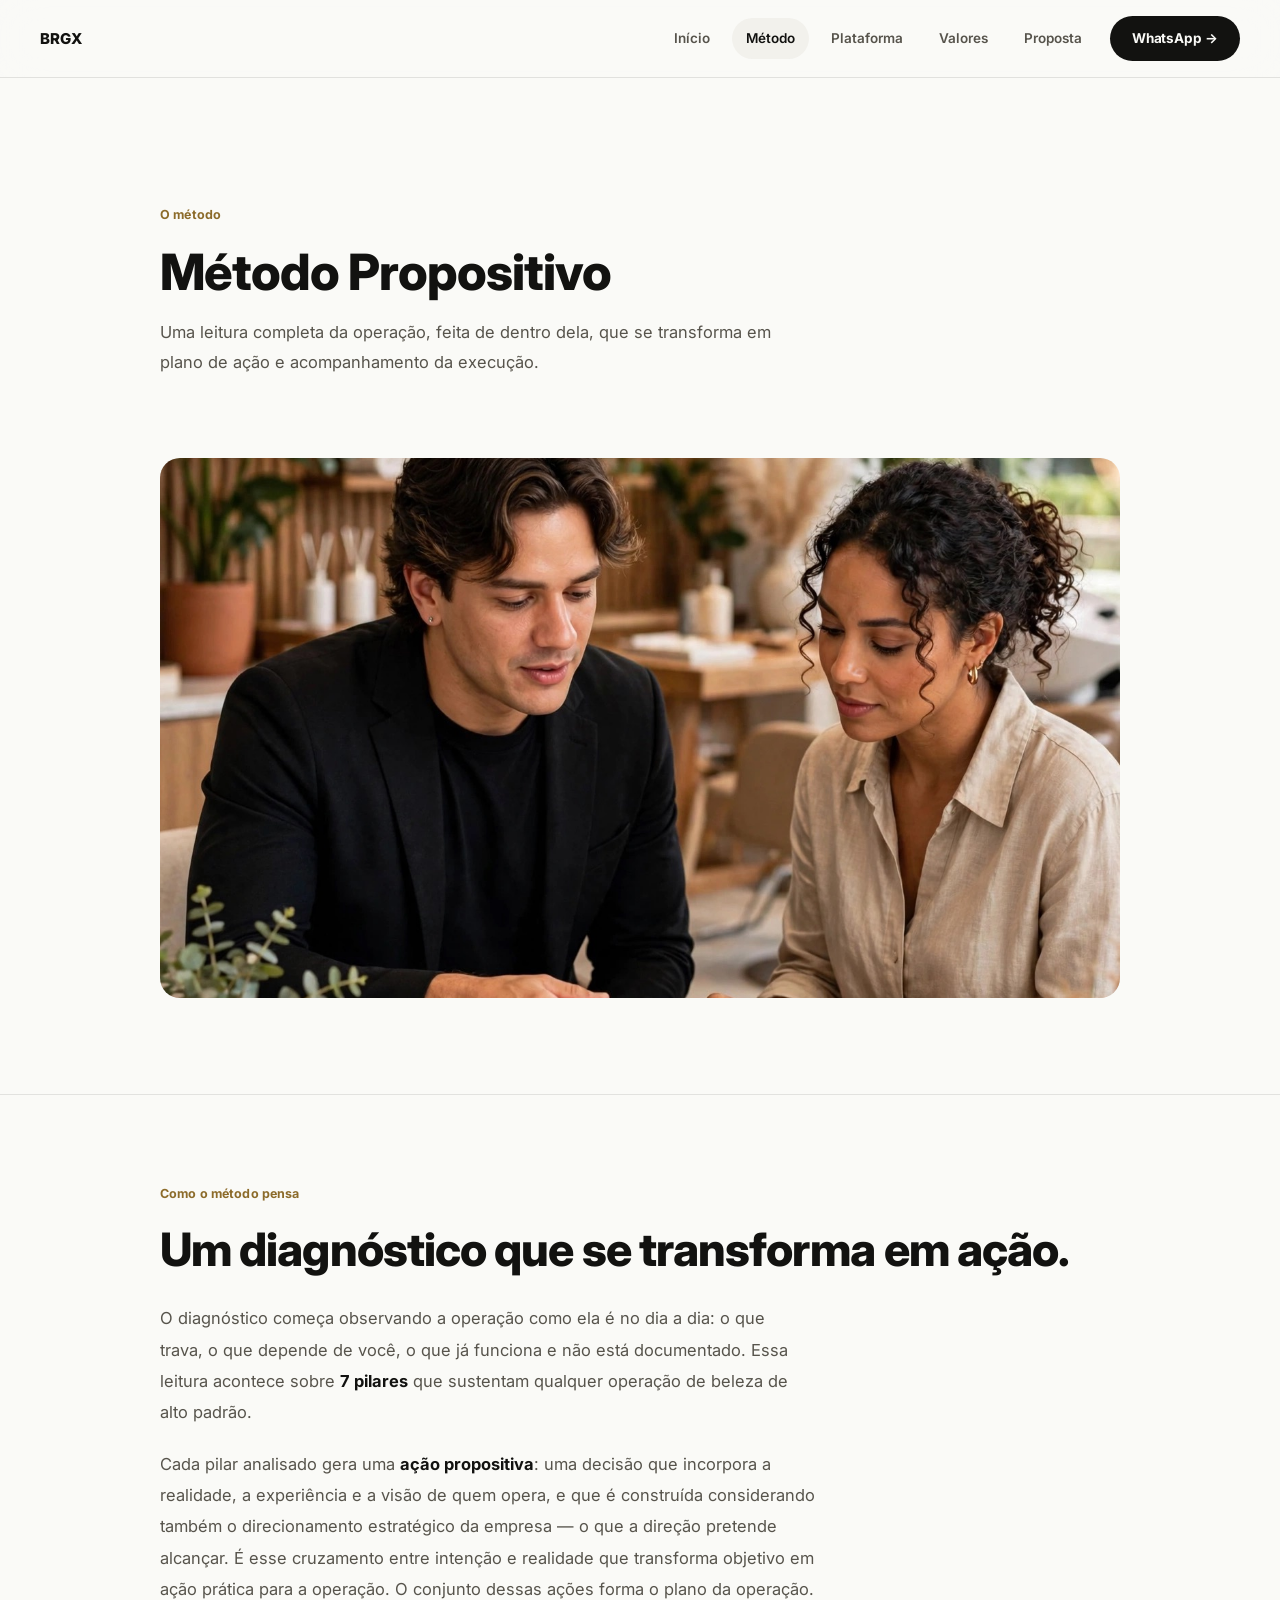
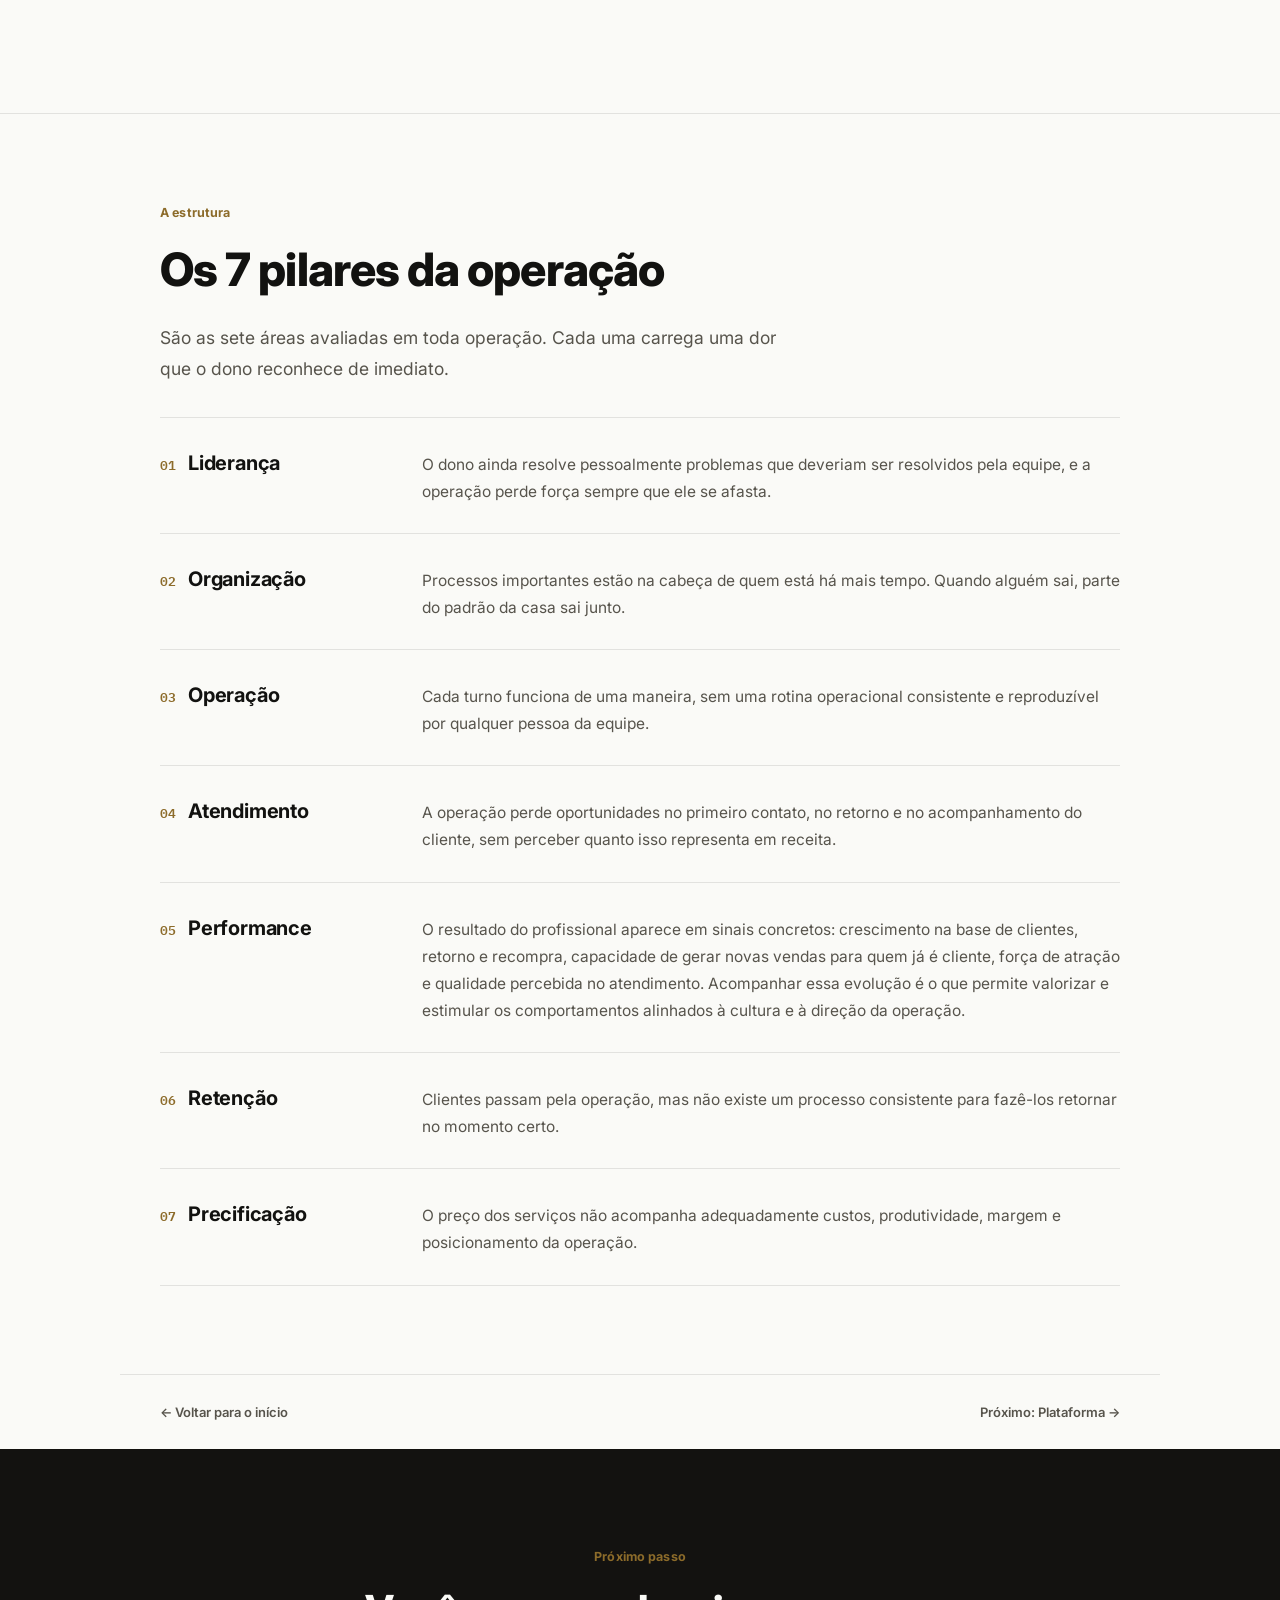
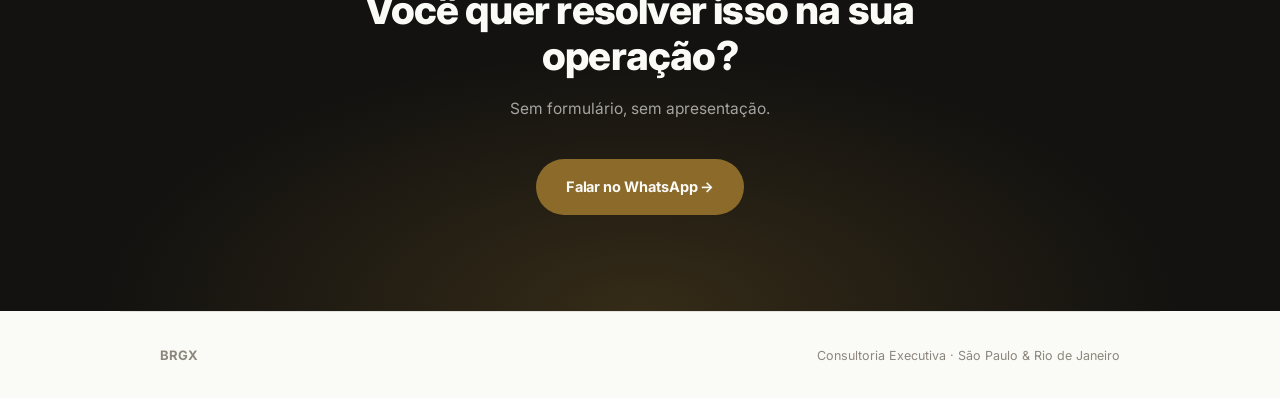
<file: metodo.html>
<!DOCTYPE html>
<html lang="pt-BR">
<head>
<meta charset="UTF-8">
<meta name="viewport" content="width=device-width, initial-scale=1.0">
<title>Método Propositivo · BRGX</title>
<meta name="description" content="O Método Propositivo e os 7 pilares da operação: liderança, organização, operação, atendimento, performance, retenção e precificação.">
<link rel="preconnect" href="https://fonts.googleapis.com">
<link href="https://fonts.googleapis.com/css2?family=Cormorant+Garamond:ital,wght@0,400;0,500;0,600;1,400&family=Inter:wght@400;500;600&family=IBM+Plex+Mono:wght@400;500&display=swap" rel="stylesheet">
<link rel="stylesheet" href="assets/site.css">
<style>
.hero-simple{padding:144px 40px 56px;max-width:var(--w);margin:0 auto}
.hero-simple h1{font-family:var(--sans);font-weight:800;letter-spacing:-.02em;font-size:clamp(32px,5vw,50px);line-height:1.1;margin-bottom:18px;color:var(--ink)}
.hero-simple p{font-size:16.5px;color:var(--sub);line-height:1.8;max-width:620px}
.feature-img{width:100%;aspect-ratio:16/9;object-fit:cover;border-radius:var(--r-card);margin:8px 0 8px}
.metodo-body{font-size:16.5px;color:var(--sub);line-height:1.9;max-width:660px;margin-bottom:20px}
.metodo-body strong{color:var(--text);font-weight:700}
.pillars{border-top:.5px solid var(--bs);margin-top:8px}
.pillar-item{display:grid;grid-template-columns:230px 1fr;gap:32px;padding:28px 0;border-bottom:.5px solid var(--bs);align-items:baseline}
.pillar-name{display:flex;align-items:baseline;gap:12px}
.pillar-name .n{font-family:var(--mono,var(--sans));font-weight:600;font-size:12.5px;color:var(--gold);flex-shrink:0}
.pillar-name h3{font-family:var(--sans);font-weight:700;letter-spacing:-.01em;font-size:20px;color:var(--ink)}
.pillar-item p{font-size:15.5px;color:var(--sub);line-height:1.75;margin:0}
@media(max-width:760px){
  .pillar-item{grid-template-columns:1fr;gap:10px}
}
</style>
</head>
<body>

<nav class="nav">
  <a href="index.html" class="nav-logo">BRGX</a>
  <button class="nav-toggle" type="button" aria-label="Abrir menu">Menu</button>
  <div class="nav-links">
    <a href="index.html" class="nav-link">Início</a>
    <a href="metodo.html" class="nav-link active">Método</a>
    <a href="plataforma.html" class="nav-link">Plataforma</a>
    <a href="valores.html" class="nav-link">Valores</a>
    <a href="proposta.html" class="nav-link">Proposta</a>
    <a href="https://wa.me/5511990130811?text=Ol%C3%A1%2C+vi+o+M%C3%A9todo+Propositivo+e+tenho+interesse.+Podemos+conversar%3F" target="_blank" rel="noopener" class="nav-btn">WhatsApp &rarr;</a>
  </div>
</nav>

<section class="hero-simple">
  <span class="ey">O método</span>
  <h1>Método Propositivo</h1>
  <p>Uma leitura completa da operação, feita de dentro dela, que se transforma em plano de ação e acompanhamento da execução.</p>
</section>

<section class="sec" style="padding-top:16px">
  <img src="assets/atendimento-consultoria-balcao.jpg" alt="Sessão de consultoria BRGX" class="feature-img">
</section>

<div class="div"></div>

<section class="sec">
  <span class="ey">Como o método pensa</span>
  <h2 class="sec-h">Um diagnóstico que se transforma em ação.</h2>
  <p class="metodo-body">O diagnóstico começa observando a operação como ela é no dia a dia: o que trava, o que depende de você, o que já funciona e não está documentado. Essa leitura acontece sobre <strong>7 pilares</strong> que sustentam qualquer operação de beleza de alto padrão.</p>
  <p class="metodo-body">Cada pilar analisado gera uma <strong>ação propositiva</strong>: uma decisão que incorpora a realidade, a experiência e a visão de quem opera, e que é construída considerando também o direcionamento estratégico da empresa — o que a direção pretende alcançar. É esse cruzamento entre intenção e realidade que transforma objetivo em ação prática para a operação. O conjunto dessas ações forma o plano da operação.</p>
</section>

<div class="div"></div>

<section class="sec">
  <span class="ey">A estrutura</span>
  <h2 class="sec-h">Os 7 pilares da operação</h2>
  <p class="sec-lead">São as sete áreas avaliadas em toda operação. Cada uma carrega uma dor que o dono reconhece de imediato.</p>

  <div class="pillars">
    <div class="pillar-item">
      <div class="pillar-name"><span class="n">01</span><h3>Liderança</h3></div>
      <p>O dono ainda resolve pessoalmente problemas que deveriam ser resolvidos pela equipe, e a operação perde força sempre que ele se afasta.</p>
    </div>
    <div class="pillar-item">
      <div class="pillar-name"><span class="n">02</span><h3>Organização</h3></div>
      <p>Processos importantes estão na cabeça de quem está há mais tempo. Quando alguém sai, parte do padrão da casa sai junto.</p>
    </div>
    <div class="pillar-item">
      <div class="pillar-name"><span class="n">03</span><h3>Operação</h3></div>
      <p>Cada turno funciona de uma maneira, sem uma rotina operacional consistente e reproduzível por qualquer pessoa da equipe.</p>
    </div>
    <div class="pillar-item">
      <div class="pillar-name"><span class="n">04</span><h3>Atendimento</h3></div>
      <p>A operação perde oportunidades no primeiro contato, no retorno e no acompanhamento do cliente, sem perceber quanto isso representa em receita.</p>
    </div>
    <div class="pillar-item">
      <div class="pillar-name"><span class="n">05</span><h3>Performance</h3></div>
      <p>O resultado do profissional aparece em sinais concretos: crescimento na base de clientes, retorno e recompra, capacidade de gerar novas vendas para quem já é cliente, força de atração e qualidade percebida no atendimento. Acompanhar essa evolução é o que permite valorizar e estimular os comportamentos alinhados à cultura e à direção da operação.</p>
    </div>
    <div class="pillar-item">
      <div class="pillar-name"><span class="n">06</span><h3>Retenção</h3></div>
      <p>Clientes passam pela operação, mas não existe um processo consistente para fazê-los retornar no momento certo.</p>
    </div>
    <div class="pillar-item">
      <div class="pillar-name"><span class="n">07</span><h3>Precificação</h3></div>
      <p>O preço dos serviços não acompanha adequadamente custos, produtividade, margem e posicionamento da operação.</p>
    </div>
  </div>
</section>

<nav class="page-nav">
  <a href="index.html">&larr; Voltar para o início</a>
  <a href="plataforma.html" class="pn-next">Próximo: Plataforma &rarr;</a>
</nav>

<div class="cta-wrap">
  <div class="cta-inner">
    <span class="ey">Próximo passo</span>
    <h2 class="cta-h">Você quer resolver isso na sua operação?</h2>
    <p class="cta-p">Sem formulário, sem apresentação.</p>
    <a href="https://wa.me/5511990130811?text=Ol%C3%A1%2C+vi+o+M%C3%A9todo+Propositivo+e+quero+resolver+isso+na+minha+opera%C3%A7%C3%A3o." target="_blank" rel="noopener" class="btn-solid">Falar no WhatsApp &rarr;</a>
  </div>
</div>

<footer class="footer">
  <span class="f-logo">BRGX</span>
  <span class="f-info">Consultoria Executiva &middot; São Paulo &amp; Rio de Janeiro</span>
</footer>

<script src="assets/nav.js"></script>
</body>
</html>
</file>
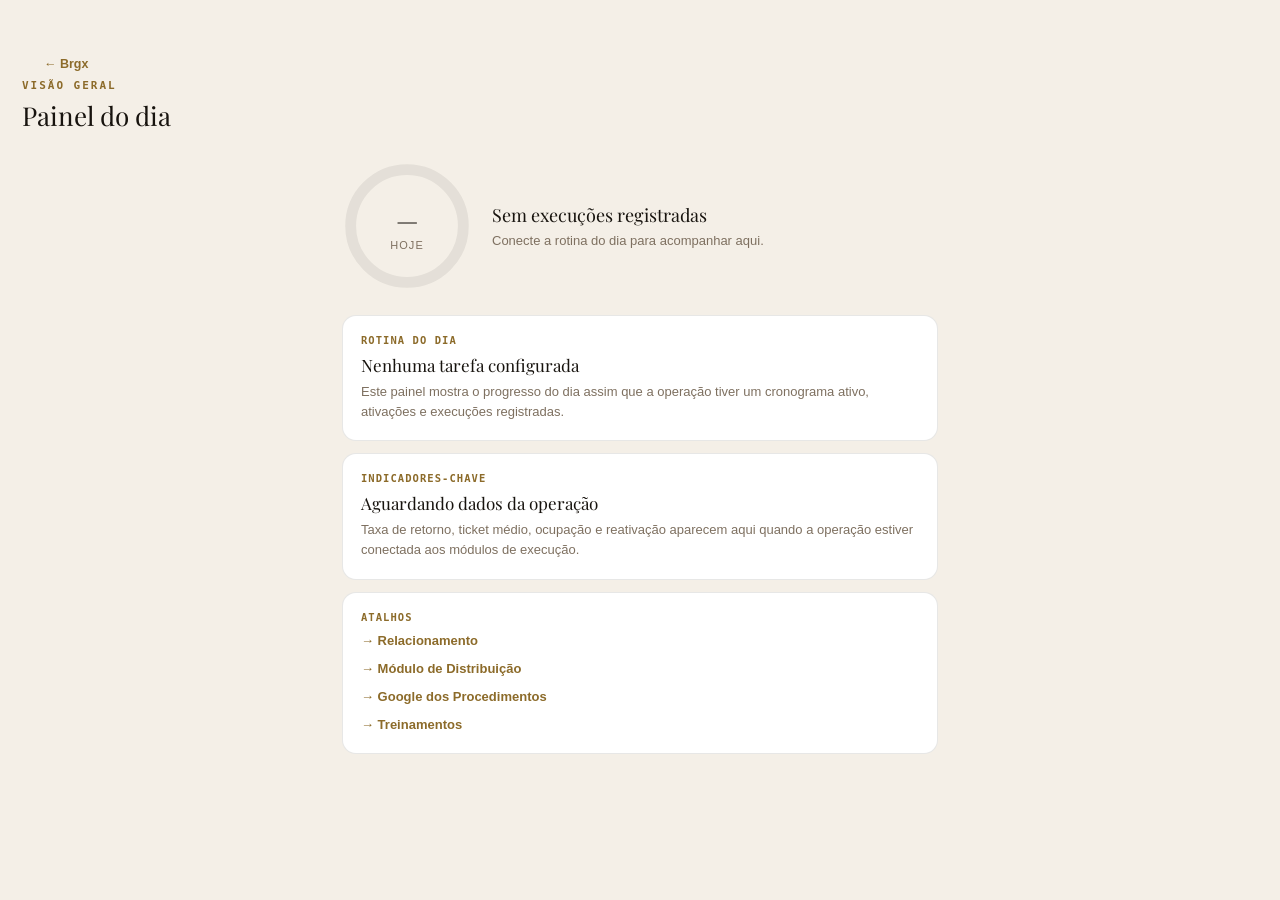
<file: painel.html>
<!DOCTYPE html>
<html lang="pt-BR">
<head>
<meta charset="UTF-8">
<meta name="viewport" content="width=device-width, initial-scale=1.0, viewport-fit=cover">
<title>Painel · Brgx</title>
<style>
@import url('https://fonts.googleapis.com/css2?family=Playfair+Display:ital,wght@0,400;0,600;1,400&display=swap');
:root{
  --bg:#f4efe7; --bg-1:#ebe5d8; --ink:#17130e; --muted:#7e7060;
  --line:rgba(23,19,14,.10); --accent:#8c6b2a; --accent-l:#a07c35;
  --good:#3b6d11; --serif:'Playfair Display',Georgia,serif;
}
*{box-sizing:border-box;margin:0;padding:0}
body{background:var(--bg);color:var(--ink);font-family:-apple-system,BlinkMacSystemFont,'Helvetica Neue',sans-serif;min-height:100vh}
.top{position:sticky;top:0;padding:54px 22px 4px;background:rgba(244,239,231,.9);backdrop-filter:blur(16px)}
.kicker{font-size:11px;letter-spacing:.18em;text-transform:uppercase;color:var(--accent);font-weight:700;font-family:ui-monospace,monospace}
.title{font-family:var(--serif);font-size:26px;margin-top:6px}
.wrap{max-width:640px;margin:0 auto;padding:0 22px 60px}
.ring-wrap{display:flex;align-items:center;gap:20px;padding:24px 0;flex-wrap:wrap}
.ring{position:relative;width:130px;height:130px;flex:0 0 auto}
.ring svg{width:100%;height:100%;transform:rotate(-90deg)}
.ring-track{fill:none;stroke:rgba(23,19,14,.07);stroke-width:10}
.ring-fill{fill:none;stroke-width:10;stroke-linecap:round;stroke:var(--accent)}
.ring-label{position:absolute;inset:0;display:flex;flex-direction:column;align-items:center;justify-content:center;text-align:center}
.ring-label strong{font-family:var(--serif);font-size:26px;font-weight:400}
.ring-label span{font-size:11px;text-transform:uppercase;letter-spacing:.1em;color:var(--muted);margin-top:2px}
.ring-copy strong{font-family:var(--serif);font-size:18px;font-weight:400;display:block;margin-bottom:4px}
.ring-copy span{font-size:13px;color:var(--muted)}
.card{background:#fff;border:1px solid var(--line);border-radius:14px;padding:18px;margin-bottom:12px}
.card-label{font-size:10.5px;font-weight:700;letter-spacing:.1em;text-transform:uppercase;color:var(--accent);margin-bottom:8px;font-family:ui-monospace,monospace}
.card-title{font-family:var(--serif);font-size:17px;margin-bottom:6px}
.card-desc{font-size:13px;color:var(--muted);line-height:1.55}
.empty{padding:40px 20px;text-align:center;color:var(--muted);font-size:13px}
.back{display:inline-block;margin:0 22px 8px;font-size:12.5px;font-weight:600;color:var(--accent);text-decoration:none}
</style>
</head>
<body>
<div class="top">
  <a href="./index.html" class="back">← Brgx</a>
  <div class="kicker">Visão geral</div>
  <div class="title">Painel do dia</div>
</div>
<div class="wrap">
  <div class="ring-wrap">
    <div class="ring">
      <svg viewBox="0 0 120 120">
        <circle class="ring-track" cx="60" cy="60" r="52"/>
        <circle class="ring-fill" cx="60" cy="60" r="52" stroke-dasharray="326.7" stroke-dashoffset="326.7"/>
      </svg>
      <div class="ring-label"><strong>—</strong><span>hoje</span></div>
    </div>
    <div class="ring-copy">
      <strong>Sem execuções registradas</strong>
      <span>Conecte a rotina do dia para acompanhar aqui.</span>
    </div>
  </div>

  <div class="card">
    <div class="card-label">Rotina do dia</div>
    <div class="card-title">Nenhuma tarefa configurada</div>
    <div class="card-desc">Este painel mostra o progresso do dia assim que a operação tiver um cronograma ativo, ativações e execuções registradas.</div>
  </div>

  <div class="card">
    <div class="card-label">Indicadores-chave</div>
    <div class="card-title">Aguardando dados da operação</div>
    <div class="card-desc">Taxa de retorno, ticket médio, ocupação e reativação aparecem aqui quando a operação estiver conectada aos módulos de execução.</div>
  </div>

  <div class="card">
    <div class="card-label">Atalhos</div>
    <div class="card-desc" style="margin-top:6px">
      <a href="./relacionamento.html" style="color:var(--accent);font-weight:600;text-decoration:none;display:block;margin-bottom:8px">→ Relacionamento</a>
      <a href="./lista-da-vez.html" style="color:var(--accent);font-weight:600;text-decoration:none;display:block;margin-bottom:8px">→ Módulo de Distribuição</a>
      <a href="./procedimentos.html" style="color:var(--accent);font-weight:600;text-decoration:none;display:block;margin-bottom:8px">→ Google dos Procedimentos</a>
      <a href="./treinamentos.html" style="color:var(--accent);font-weight:600;text-decoration:none;display:block">→ Treinamentos</a>
    </div>
  </div>
</div>
</body>
</html>
</file>
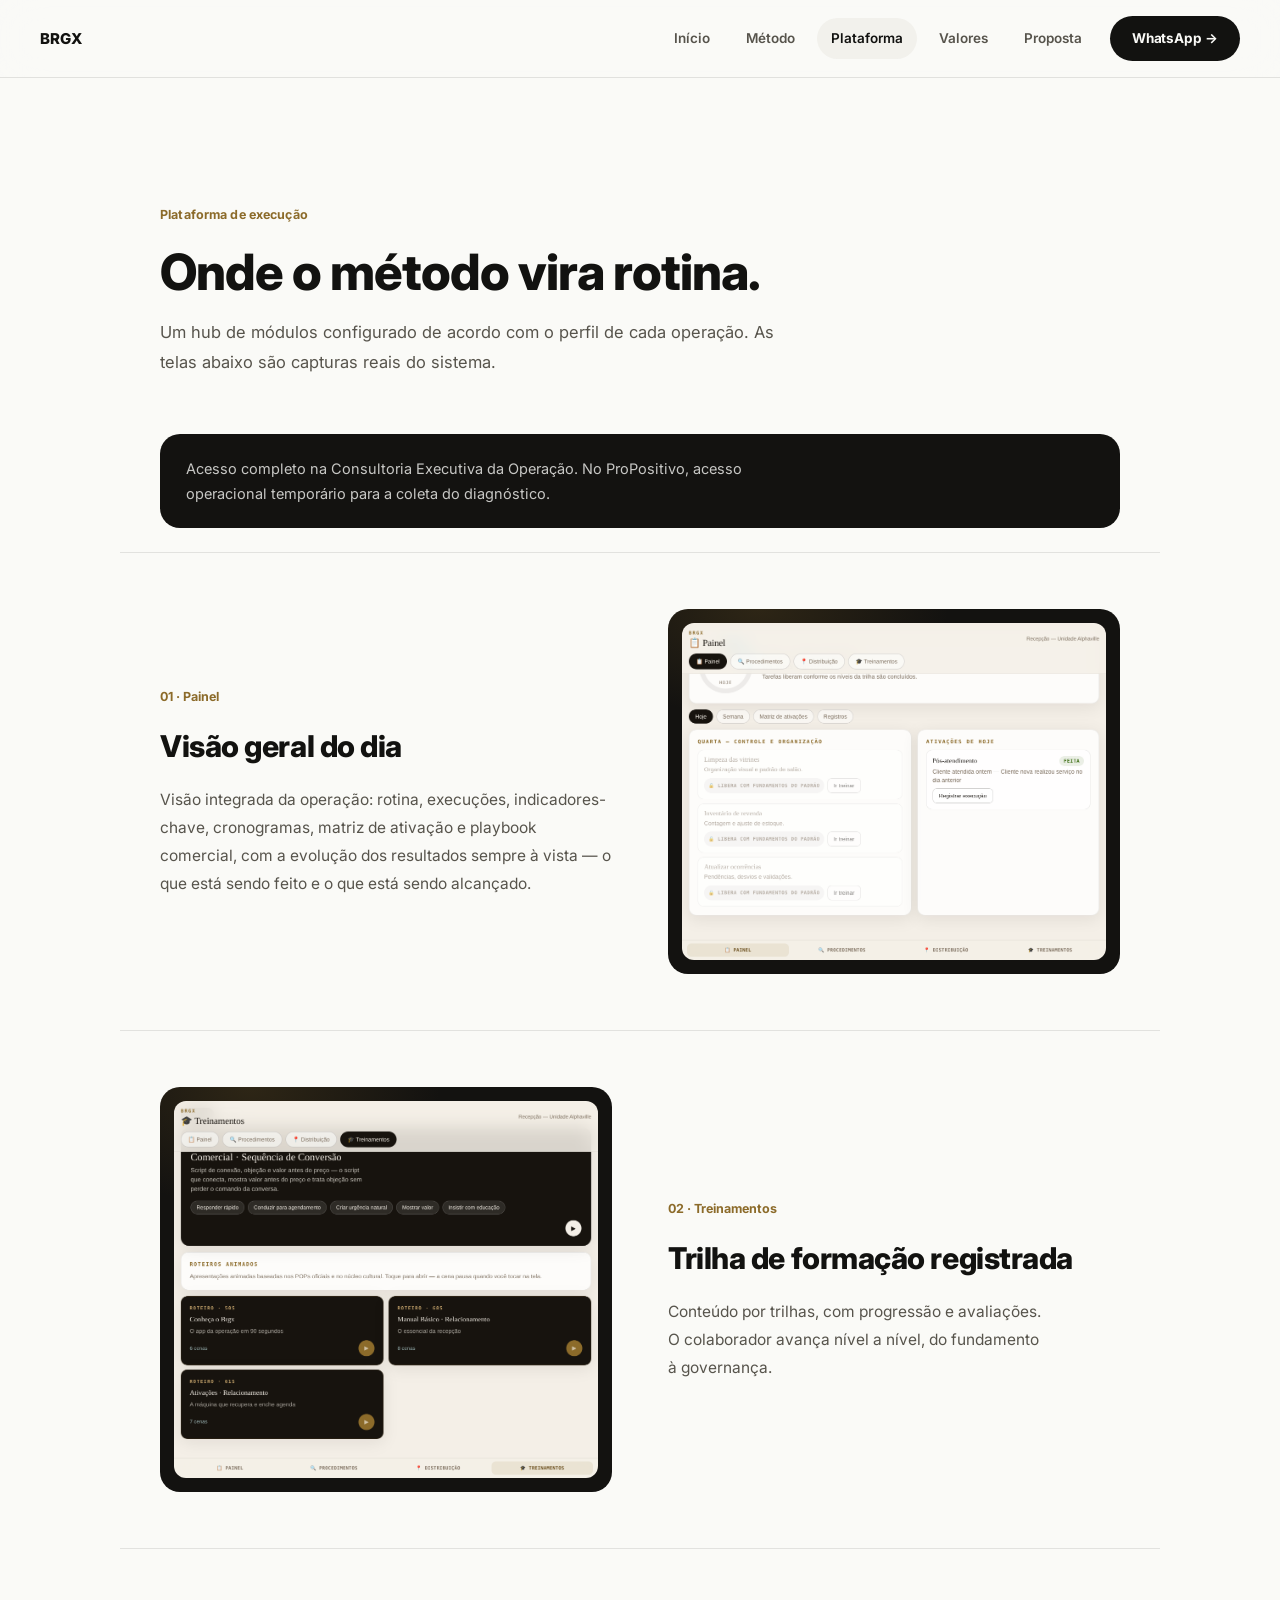
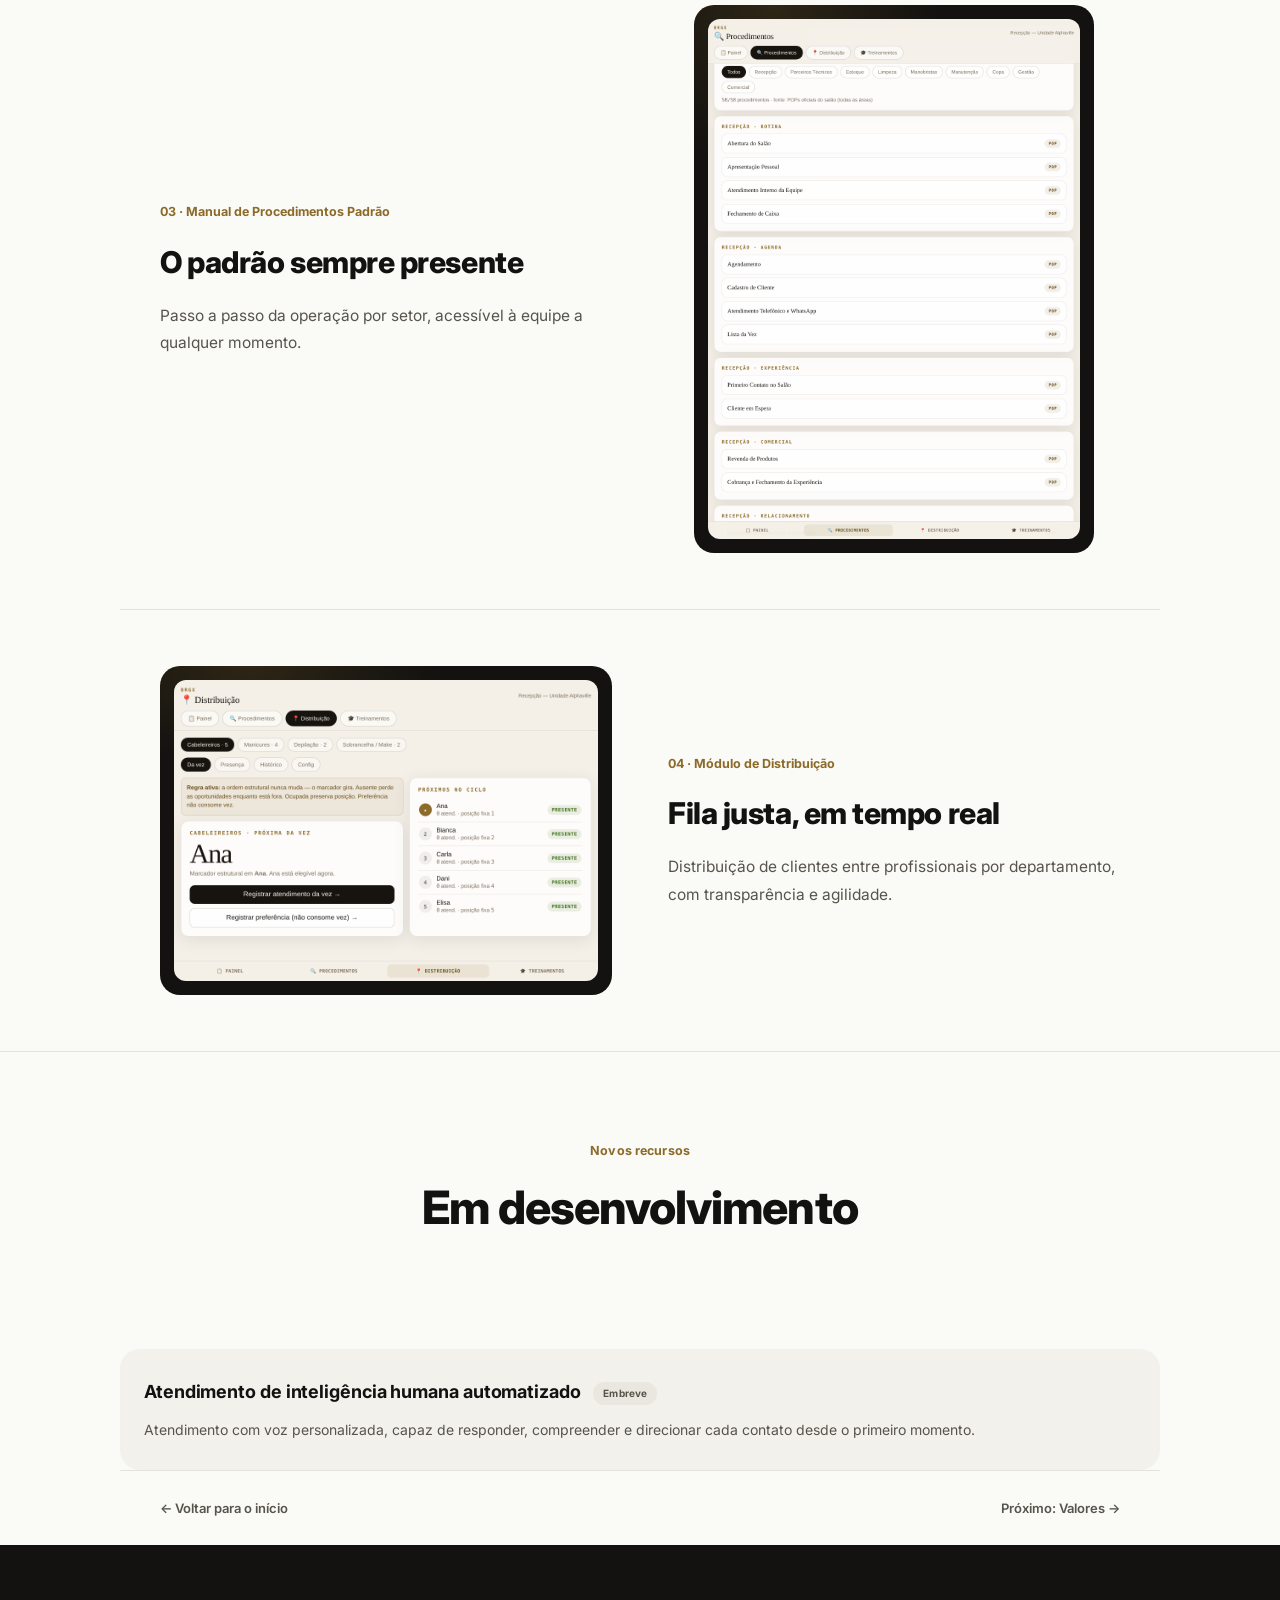
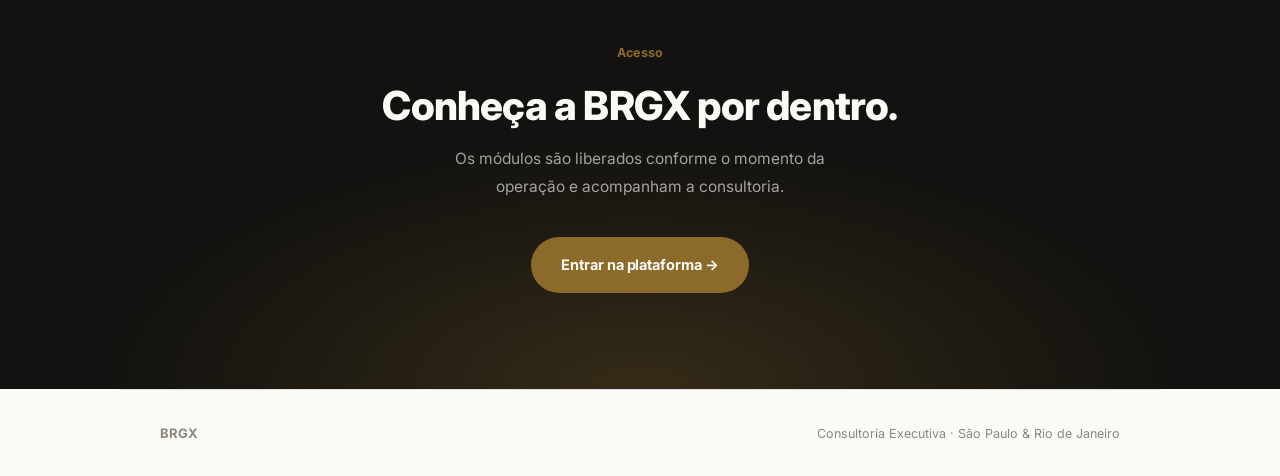
<file: plataforma.html>
<!DOCTYPE html>
<html lang="pt-BR">
<head>
<meta charset="UTF-8">
<meta name="viewport" content="width=device-width, initial-scale=1.0">
<title>Plataforma · BRGX</title>
<meta name="description" content="Os módulos da plataforma BRGX: painel, treinamentos, procedimentos, cronogramas, matriz de ativação e distribuição de clientes.">
<link rel="preconnect" href="https://fonts.googleapis.com">
<link href="https://fonts.googleapis.com/css2?family=Cormorant+Garamond:ital,wght@0,400;0,500;0,600;1,400&family=Inter:wght@400;500;600&family=IBM+Plex+Mono:wght@400;500&display=swap" rel="stylesheet">
<link rel="stylesheet" href="assets/site.css">
<style>
.hero-simple{padding:144px 40px 56px;max-width:var(--w);margin:0 auto}
.hero-simple h1{font-family:var(--sans);font-weight:800;letter-spacing:-.02em;font-size:clamp(32px,5vw,50px);line-height:1.1;margin-bottom:18px;color:var(--ink)}
.hero-simple p{font-size:16.5px;color:var(--sub);line-height:1.8;max-width:620px}
.mod-block{max-width:var(--w);margin:0 auto;padding:56px 40px;display:grid;grid-template-columns:1fr 1fr;gap:56px;align-items:center;border-top:.5px solid var(--bs)}
.mod-block.rev .mod-shot{order:-1}
.mod-num{font-family:var(--sans);font-weight:700;font-size:12.5px;color:var(--gold);display:block;margin-bottom:14px}
.mod-block h2{font-family:var(--sans);font-weight:800;letter-spacing:-.015em;font-size:clamp(23px,3vw,30px);margin-bottom:14px;color:var(--ink)}
.mod-badge{display:inline-block;font-family:var(--sans);font-weight:700;font-size:10px;color:#FAFAF7;background:var(--gold);border-radius:var(--r-pill);padding:3px 10px;margin-left:8px;vertical-align:middle}
.mod-badge.soon{color:var(--sub);background:var(--bg-2)}
.mod-sub-h{font-family:var(--sans);font-weight:700;font-size:12.5px;color:var(--gold);text-align:left;max-width:var(--w);margin:0 auto 14px;padding:0 40px}
@media(max-width:620px){.mod-sub-h{padding:0 22px}}
.mod-block p{font-size:15.5px;color:var(--sub);line-height:1.8}
.mod-shot{display:flex;justify-content:center}
.mod-shot img{max-height:520px;width:auto;object-fit:contain}
.mod-shot.wide img{max-height:none;width:100%}
.mod-simple-grid{display:grid;grid-template-columns:repeat(auto-fit,minmax(260px,1fr));gap:12px;max-width:var(--w);margin:0 auto}
.mod-simple{background:var(--bg-1);padding:28px 24px;border-radius:var(--r-card)}
.mod-simple h3{font-family:var(--sans);font-weight:700;letter-spacing:-.005em;font-size:18px;margin-bottom:10px;color:var(--ink)}
.mod-simple p{font-size:14px;color:var(--sub);line-height:1.7}
.arch-note{background:var(--dark);padding:22px 26px;border-radius:var(--r-card);margin-bottom:8px}
.arch-note p{font-size:14.5px;color:rgba(250,250,247,.78);line-height:1.75;max-width:640px}
@media(max-width:820px){
  .mod-block,.mod-block.rev{grid-template-columns:1fr}
  .mod-block.rev .mod-shot{order:2}
}
</style>
</head>
<body>

<nav class="nav">
  <a href="index.html" class="nav-logo">BRGX</a>
  <button class="nav-toggle" type="button" aria-label="Abrir menu">Menu</button>
  <div class="nav-links">
    <a href="index.html" class="nav-link">Início</a>
    <a href="metodo.html" class="nav-link">Método</a>
    <a href="plataforma.html" class="nav-link active">Plataforma</a>
    <a href="valores.html" class="nav-link">Valores</a>
    <a href="proposta.html" class="nav-link">Proposta</a>
    <a href="https://wa.me/5511990130811?text=Ol%C3%A1%2C+vi+a+plataforma+BRGX+e+tenho+interesse.+Podemos+conversar%3F" target="_blank" rel="noopener" class="nav-btn">WhatsApp &rarr;</a>
  </div>
</nav>

<section class="hero-simple">
  <span class="ey">Plataforma de execução</span>
  <h1>Onde o método vira rotina.</h1>
  <p>Um hub de módulos configurado de acordo com o perfil de cada operação. As telas abaixo são capturas reais do sistema.</p>
</section>

<section class="sec" style="padding-top:0;padding-bottom:16px">
  <div class="arch-note">
    <p>Acesso completo na Consultoria Executiva da Operação. No ProPositivo, acesso operacional temporário para a coleta do diagnóstico.</p>
  </div>
</section>

<div class="mod-block">
  <div>
    <span class="mod-num">01 · Painel</span>
    <h2>Visão geral do dia</h2>
    <p>Visão integrada da operação: rotina, execuções, indicadores-chave, cronogramas, matriz de ativação e playbook comercial, com a evolução dos resultados sempre à vista — o que está sendo feito e o que está sendo alcançado.</p>
  </div>
  <div class="mod-shot"><div class="frame-dark"><img src="assets/plataforma-brgx-painel.png" alt="Painel da plataforma BRGX"></div></div>
</div>

<div class="mod-block rev">
  <div>
    <span class="mod-num">02 · Treinamentos</span>
    <h2>Trilha de formação registrada</h2>
    <p>Conteúdo por trilhas, com progressão e avaliações. O colaborador avança nível a nível, do fundamento à governança.</p>
  </div>
  <div class="mod-shot"><div class="frame-dark"><img src="assets/plataforma-brgx-treinamentos.png" alt="Módulo de Treinamentos da plataforma BRGX"></div></div>
</div>

<div class="mod-block">
  <div>
    <span class="mod-num">03 · Manual de Procedimentos Padrão</span>
    <h2>O padrão sempre presente</h2>
    <p>Passo a passo da operação por setor, acessível à equipe a qualquer momento.</p>
  </div>
  <div class="mod-shot"><div class="frame-dark"><img src="assets/plataforma-brgx-procedimentos.png" alt="Manual de Procedimentos Padrão da plataforma BRGX"></div></div>
</div>

<div class="mod-block rev">
  <div>
    <span class="mod-num">04 · Módulo de Distribuição</span>
    <h2>Fila justa, em tempo real</h2>
    <p>Distribuição de clientes entre profissionais por departamento, com transparência e agilidade.</p>
  </div>
  <div class="mod-shot"><div class="frame-dark"><img src="assets/plataforma-brgx-lista-da-vez.png" alt="Módulo de Distribuição (Lista da Vez) da plataforma BRGX"></div></div>
</div>

<div class="div"></div>

<section class="sec" style="text-align:center">
  <span class="ey">Novos recursos</span>
  <h2 class="sec-h">Em desenvolvimento</h2>
</section>

<div class="mod-simple-grid">
  <div class="mod-simple">
    <h3>Atendimento de inteligência humana automatizado <span class="mod-badge soon">Em breve</span></h3>
    <p>Atendimento com voz personalizada, capaz de responder, compreender e direcionar cada contato desde o primeiro momento.</p>
  </div>
</div>

<nav class="page-nav">
  <a href="index.html">&larr; Voltar para o início</a>
  <a href="valores.html" class="pn-next">Próximo: Valores &rarr;</a>
</nav>

<div class="cta-wrap">
  <div class="cta-inner">
    <span class="ey">Acesso</span>
    <h2 class="cta-h">Conheça a BRGX por dentro.</h2>
    <p class="cta-p">Os módulos são liberados conforme o momento da operação e acompanham a consultoria.</p>
    <a href="app/index.html" target="_blank" rel="noopener" class="btn-solid">Entrar na plataforma &rarr;</a>
  </div>
</div>

<footer class="footer">
  <span class="f-logo">BRGX</span>
  <span class="f-info">Consultoria Executiva &middot; São Paulo &amp; Rio de Janeiro</span>
</footer>

<script src="assets/nav.js"></script>
</body>
</html>
</file>
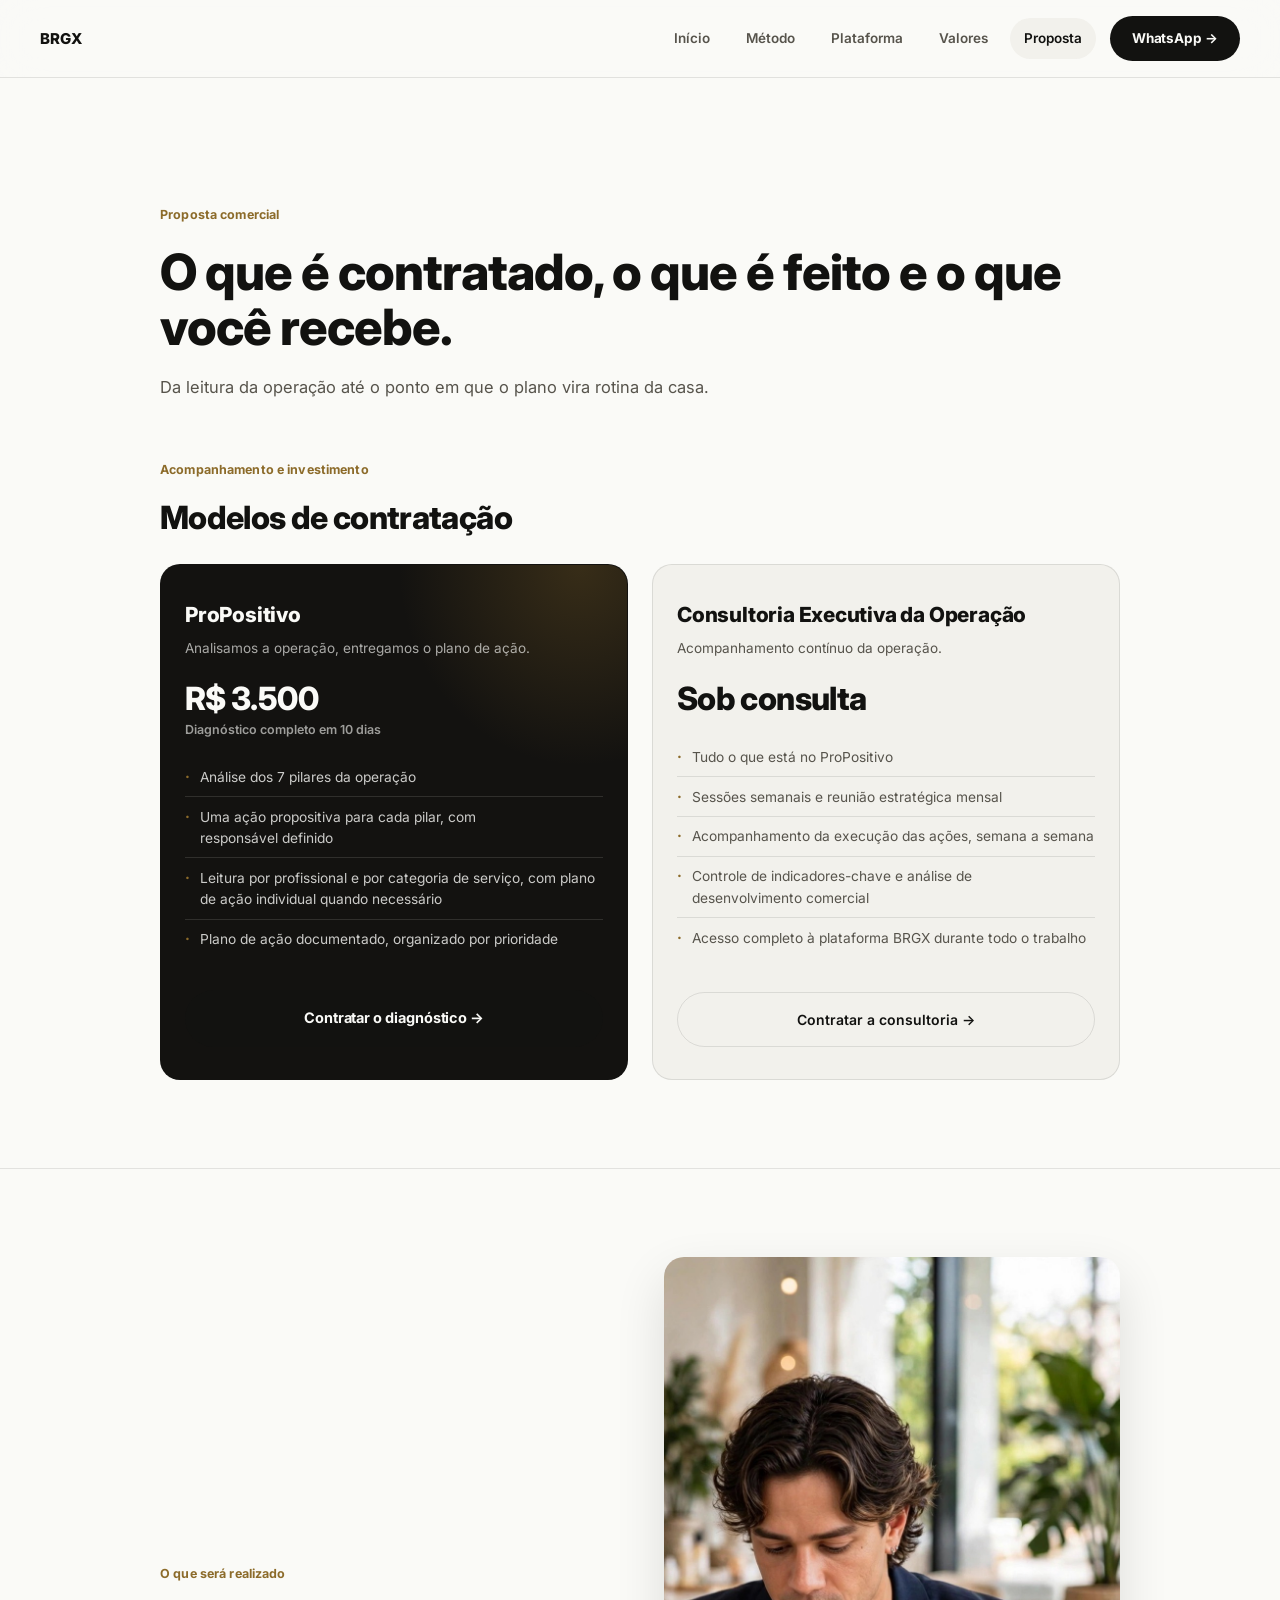
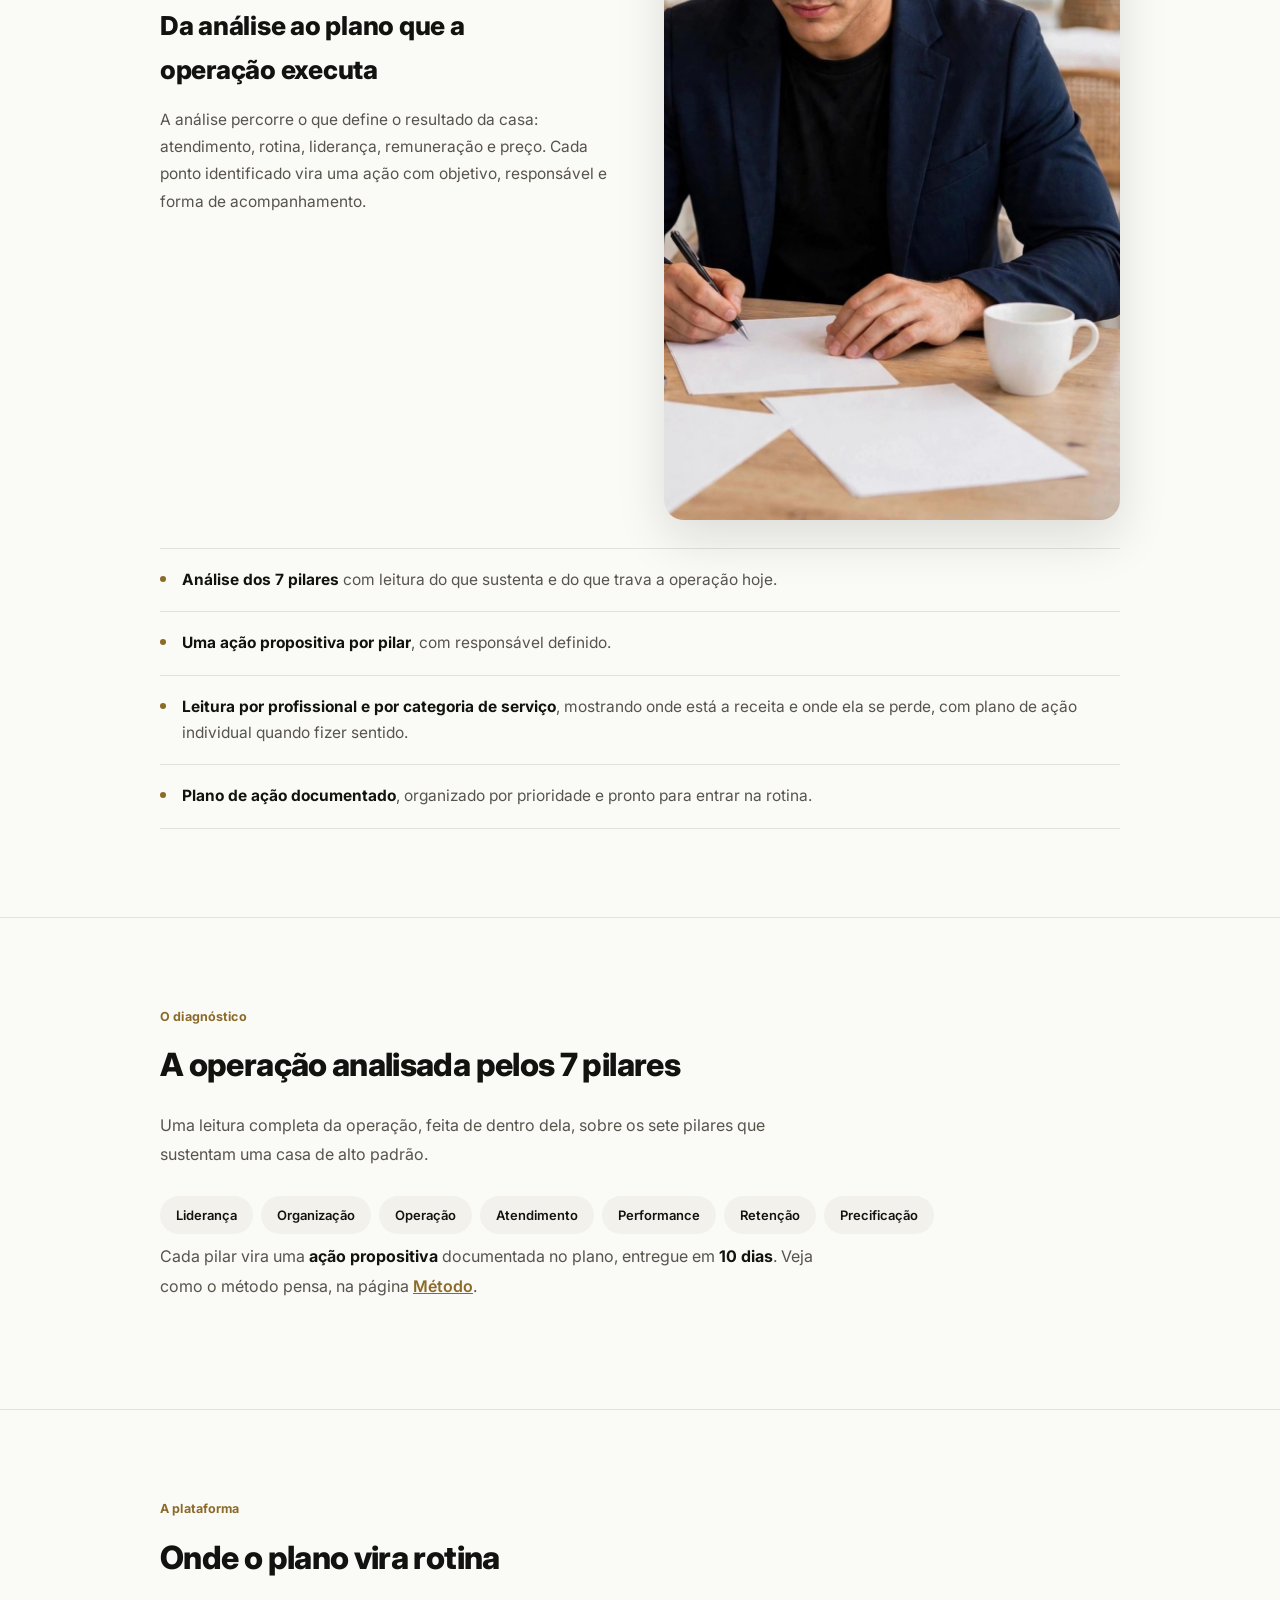
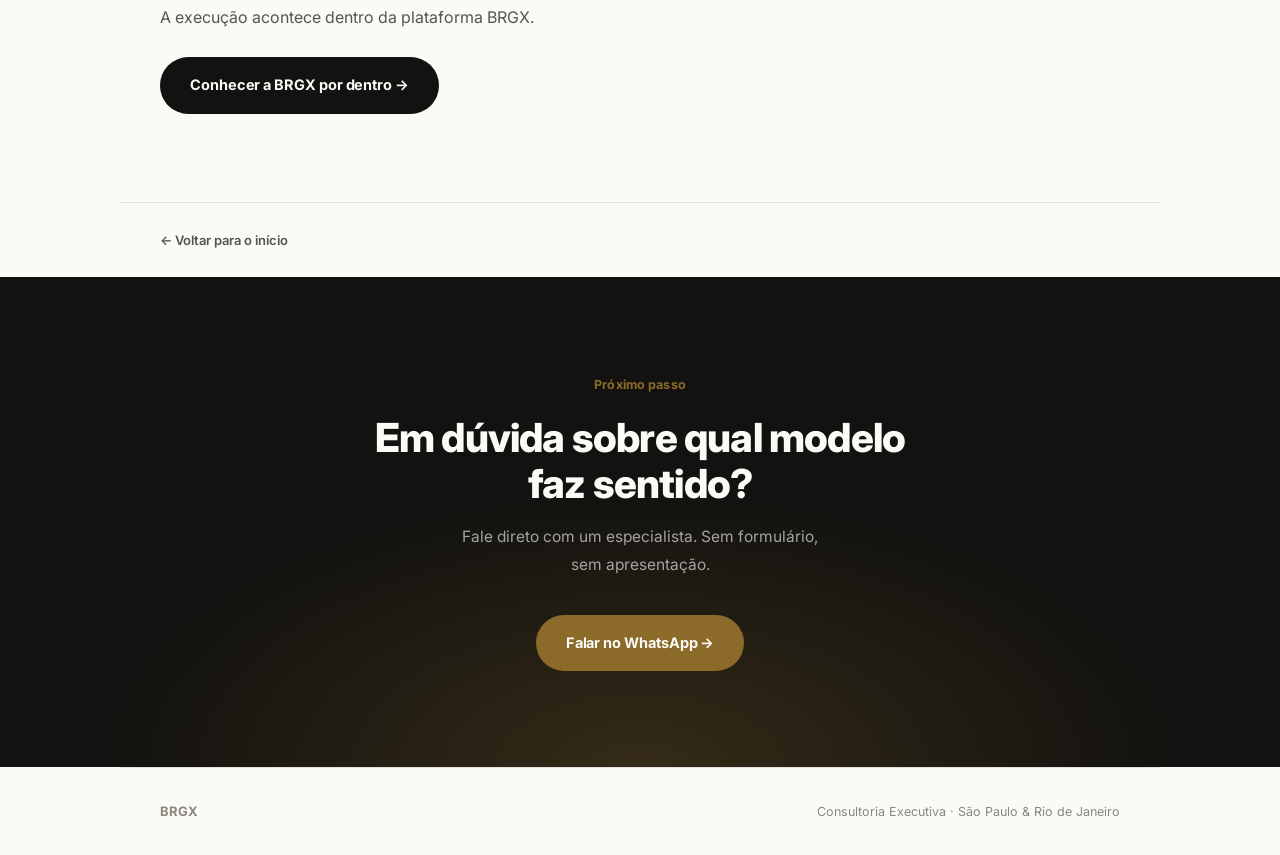
<file: proposta.html>
<!DOCTYPE html>
<html lang="pt-BR">
<head>
<meta charset="UTF-8">
<meta name="viewport" content="width=device-width, initial-scale=1.0">
<title>Proposta Comercial · BRGX</title>
<meta name="description" content="Proposta comercial BRGX: o que é contratado, como é a entrega e os modelos de contratação para operações de beleza de alto padrão.">
<link rel="preconnect" href="https://fonts.googleapis.com">
<link href="https://fonts.googleapis.com/css2?family=Cormorant+Garamond:ital,wght@0,400;0,500;0,600;1,400&family=Inter:wght@400;500;600&family=IBM+Plex+Mono:wght@400;500&display=swap" rel="stylesheet">
<link rel="stylesheet" href="assets/site.css">
<style>
.hero-simple{padding:144px 40px 56px;max-width:var(--w);margin:0 auto}
.hero-simple h1{font-family:var(--sans);font-weight:800;letter-spacing:-.02em;font-size:clamp(32px,5vw,50px);line-height:1.1;margin-bottom:18px;color:var(--ink)}
.hero-simple p{font-size:16.5px;color:var(--sub);line-height:1.8;max-width:640px}
.prop-body{font-size:16px;color:var(--sub);line-height:1.85;max-width:660px;margin-bottom:20px}
.prop-body strong{color:var(--text);font-weight:700}
.pilar-tags{display:flex;flex-wrap:wrap;gap:8px;margin:26px 0 8px}
.pilar-tag{font-family:var(--sans);font-weight:600;font-size:13px;color:var(--ink);background:var(--bg-1);border-radius:var(--r-pill);padding:8px 16px}
.entrega{border-top:.5px solid var(--bs);margin-top:28px}
.entrega-row{display:flex;gap:16px;padding:18px 0;border-bottom:.5px solid var(--bs)}
.entrega-dot{width:6px;height:6px;border-radius:50%;background:var(--gold);flex-shrink:0;margin-top:9px}
.entrega-row p{font-size:15.5px;color:var(--sub);line-height:1.7}
.entrega-row p b{color:var(--ink);font-weight:700}
</style>
</head>
<body>

<nav class="nav">
  <a href="index.html" class="nav-logo">BRGX</a>
  <button class="nav-toggle" type="button" aria-label="Abrir menu">Menu</button>
  <div class="nav-links">
    <a href="index.html" class="nav-link">Início</a>
    <a href="metodo.html" class="nav-link">Método</a>
    <a href="plataforma.html" class="nav-link">Plataforma</a>
    <a href="valores.html" class="nav-link">Valores</a>
    <a href="proposta.html" class="nav-link active">Proposta</a>
    <a href="https://wa.me/5511990130811?text=Ol%C3%A1%2C+estou+na+p%C3%A1gina+de+proposta+da+BRGX+e+quero+falar+com+um+especialista." target="_blank" rel="noopener" class="nav-btn">WhatsApp &rarr;</a>
  </div>
</nav>

<section class="hero-simple">
  <span class="ey">Proposta comercial</span>
  <h1>O que é contratado, o que é feito e o que você recebe.</h1>
  <p>Da leitura da operação até o ponto em que o plano vira rotina da casa.</p>
</section>

<section class="sec" style="padding-top:0" id="planos">
  <span class="ey">Acompanhamento e investimento</span>
  <h2 class="sec-h" style="font-size:clamp(24px,3vw,32px)">Modelos de contratação</h2>

  <div class="plan-grid">
    <div class="plan featured">
      <h3>ProPositivo</h3>
      <p class="plan-sub">Analisamos a operação, entregamos o plano de ação.</p>
      <div class="plan-price">R$ 3.500<small>Diagnóstico completo em 10 dias</small></div>
      <ul>
        <li>Análise dos 7 pilares da operação</li>
        <li>Uma ação propositiva para cada pilar, com responsável definido</li>
        <li>Leitura por profissional e por categoria de serviço, com plano de ação individual quando necessário</li>
        <li>Plano de ação documentado, organizado por prioridade</li>
      </ul>
      <div class="plan-cta">
        <a href="https://wa.me/5511990130811?text=Ol%C3%A1%2C+vi+a+proposta+da+BRGX+e+quero+contratar+o+ProPositivo." target="_blank" rel="noopener" class="btn-solid" style="width:100%;justify-content:center">Contratar o diagnóstico &rarr;</a>
      </div>
    </div>

    <div class="plan">
      <h3>Consultoria Executiva da Operação</h3>
      <p class="plan-sub">Acompanhamento contínuo da operação.</p>
      <div class="plan-price">Sob consulta</div>
      <ul>
        <li>Tudo o que está no ProPositivo</li>
        <li>Sessões semanais e reunião estratégica mensal</li>
        <li>Acompanhamento da execução das ações, semana a semana</li>
        <li>Controle de indicadores-chave e análise de desenvolvimento comercial</li>
        <li>Acesso completo à plataforma BRGX durante todo o trabalho</li>
      </ul>
      <div class="plan-cta">
        <a href="https://wa.me/5511990130811?text=Ol%C3%A1%2C+vi+a+proposta+da+BRGX+e+quero+contratar+a+Consultoria+Executiva+da+Opera%C3%A7%C3%A3o." target="_blank" rel="noopener" class="btn-ghost" style="width:100%;justify-content:center;margin-left:0">Contratar a consultoria &rarr;</a>
      </div>
    </div>
  </div>
</section>

<div class="div"></div>

<section class="sec">
  <div class="split">
    <div>
      <span class="ey">O que será realizado</span>
      <h2 style="font-family:var(--sans);font-weight:800;letter-spacing:-.01em;font-size:26px;margin-bottom:14px;color:var(--ink)">Da análise ao plano que a operação executa</h2>
      <p style="font-size:15.5px;line-height:1.75;color:var(--sub)">A análise percorre o que define o resultado da casa: atendimento, rotina, liderança, remuneração e preço. Cada ponto identificado vira uma ação com objetivo, responsável e forma de acompanhamento.</p>
    </div>
    <img src="assets/diego-plano-acao-mesa.jpg" alt="Diego Borges elaborando o plano de ação da operação">
  </div>

  <div class="entrega">
    <div class="entrega-row"><span class="entrega-dot"></span><p><b>Análise dos 7 pilares</b> com leitura do que sustenta e do que trava a operação hoje.</p></div>
    <div class="entrega-row"><span class="entrega-dot"></span><p><b>Uma ação propositiva por pilar</b>, com responsável definido.</p></div>
    <div class="entrega-row"><span class="entrega-dot"></span><p><b>Leitura por profissional e por categoria de serviço</b>, mostrando onde está a receita e onde ela se perde, com plano de ação individual quando fizer sentido.</p></div>
    <div class="entrega-row"><span class="entrega-dot"></span><p><b>Plano de ação documentado</b>, organizado por prioridade e pronto para entrar na rotina.</p></div>
  </div>
</section>

<div class="div"></div>

<section class="sec">
  <span class="ey">O diagnóstico</span>
  <h2 class="sec-h" style="font-size:clamp(24px,3vw,32px)">A operação analisada pelos 7 pilares</h2>
  <p class="prop-body">Uma leitura completa da operação, feita de dentro dela, sobre os sete pilares que sustentam uma casa de alto padrão.</p>
  <div class="pilar-tags">
    <span class="pilar-tag">Liderança</span>
    <span class="pilar-tag">Organização</span>
    <span class="pilar-tag">Operação</span>
    <span class="pilar-tag">Atendimento</span>
    <span class="pilar-tag">Performance</span>
    <span class="pilar-tag">Retenção</span>
    <span class="pilar-tag">Precificação</span>
  </div>
  <p class="prop-body">Cada pilar vira uma <strong>ação propositiva</strong> documentada no plano, entregue em <strong>10 dias</strong>. Veja como o método pensa, na página <a href="metodo.html" style="color:var(--gold);font-weight:600">Método</a>.</p>
</section>

<div class="div"></div>

<section class="sec">
  <span class="ey">A plataforma</span>
  <h2 class="sec-h" style="font-size:clamp(24px,3vw,32px)">Onde o plano vira rotina</h2>
  <p class="prop-body">A execução acontece dentro da plataforma BRGX.</p>
  <div style="margin-top:24px">
    <a href="plataforma.html" class="btn-solid">Conhecer a BRGX por dentro &rarr;</a>
  </div>
</section>

<nav class="page-nav">
  <a href="index.html">&larr; Voltar para o início</a>
</nav>

<div class="cta-wrap">
  <div class="cta-inner">
    <span class="ey">Próximo passo</span>
    <h2 class="cta-h">Em dúvida sobre qual modelo faz sentido?</h2>
    <p class="cta-p">Fale direto com um especialista. Sem formulário, sem apresentação.</p>
    <a href="https://wa.me/5511990130811?text=Ol%C3%A1%2C+vi+a+proposta+da+BRGX+e+quero+ajuda+para+escolher+o+modelo+ideal+para+a+minha+opera%C3%A7%C3%A3o." target="_blank" rel="noopener" class="btn-solid">Falar no WhatsApp &rarr;</a>
  </div>
</div>

<footer class="footer">
  <span class="f-logo">BRGX</span>
  <span class="f-info">Consultoria Executiva &middot; São Paulo &amp; Rio de Janeiro</span>
</footer>

<script src="assets/nav.js"></script>
</body>
</html>
</file>
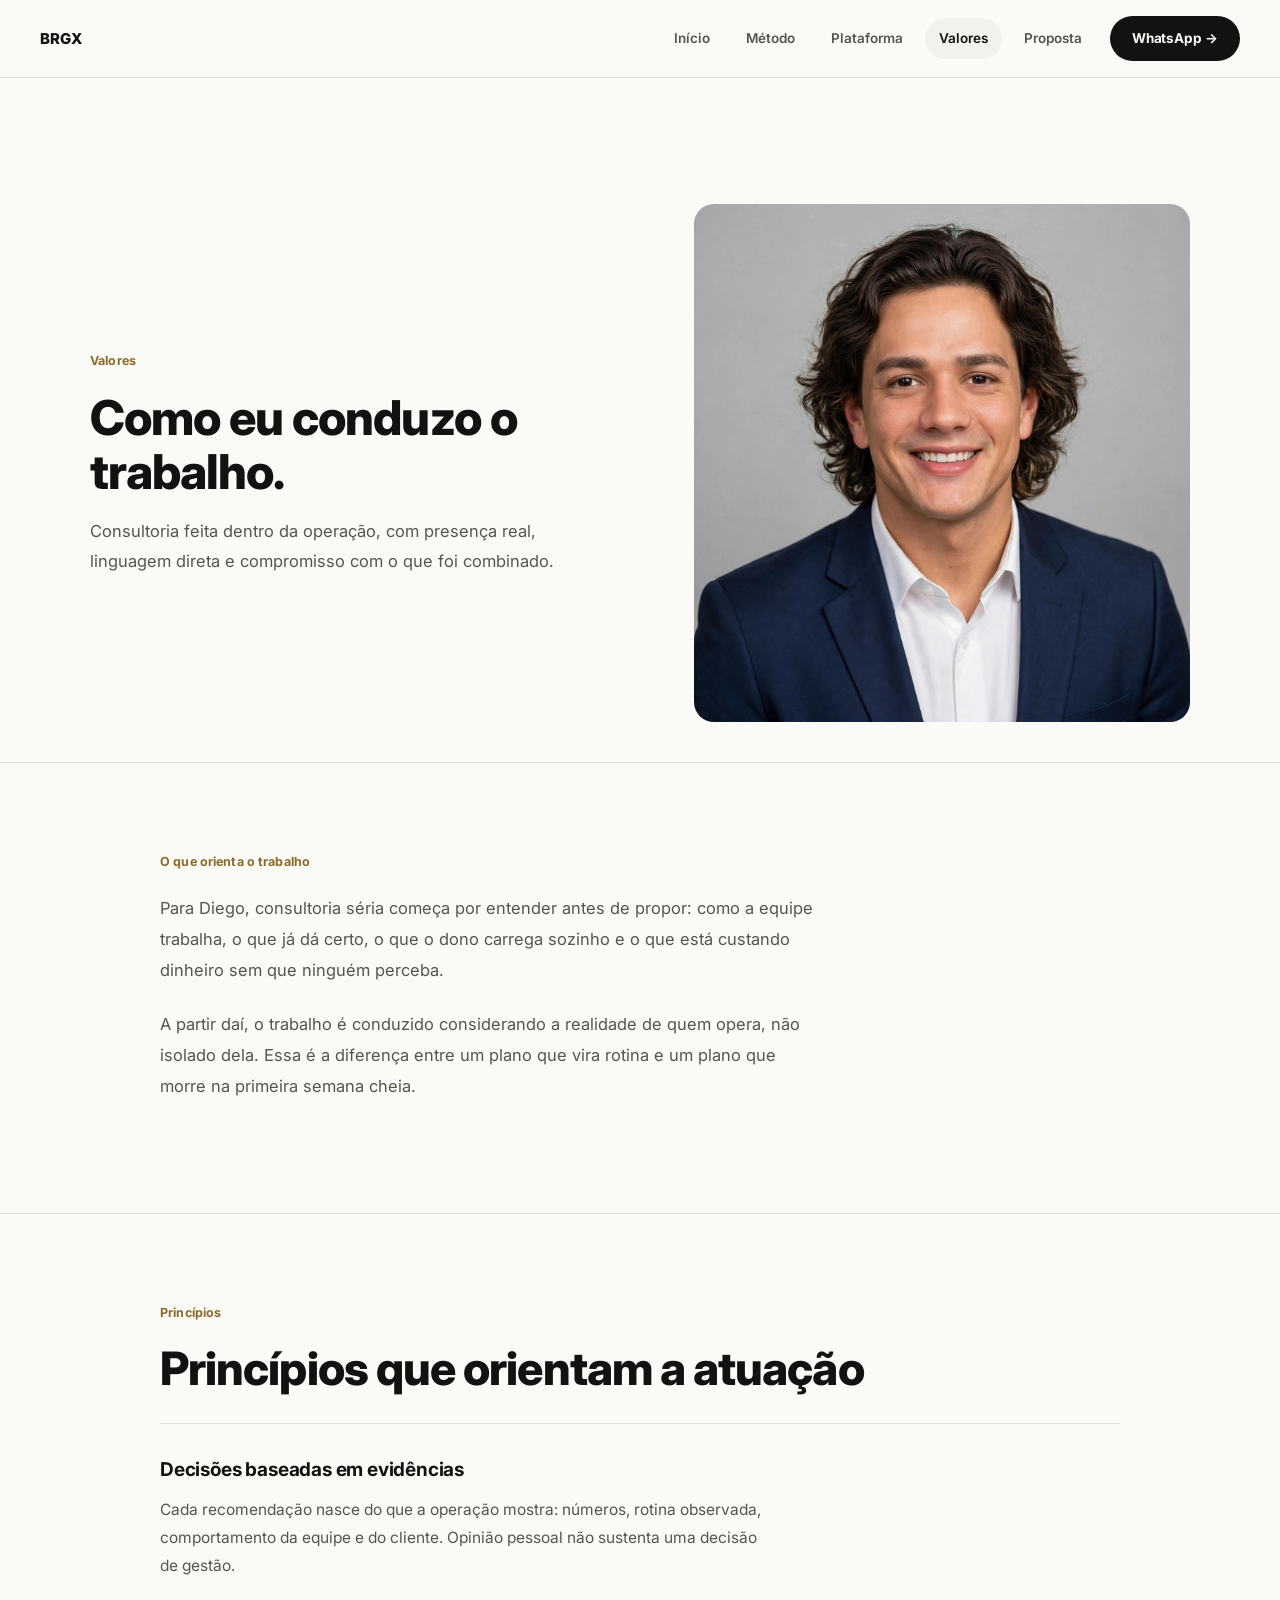
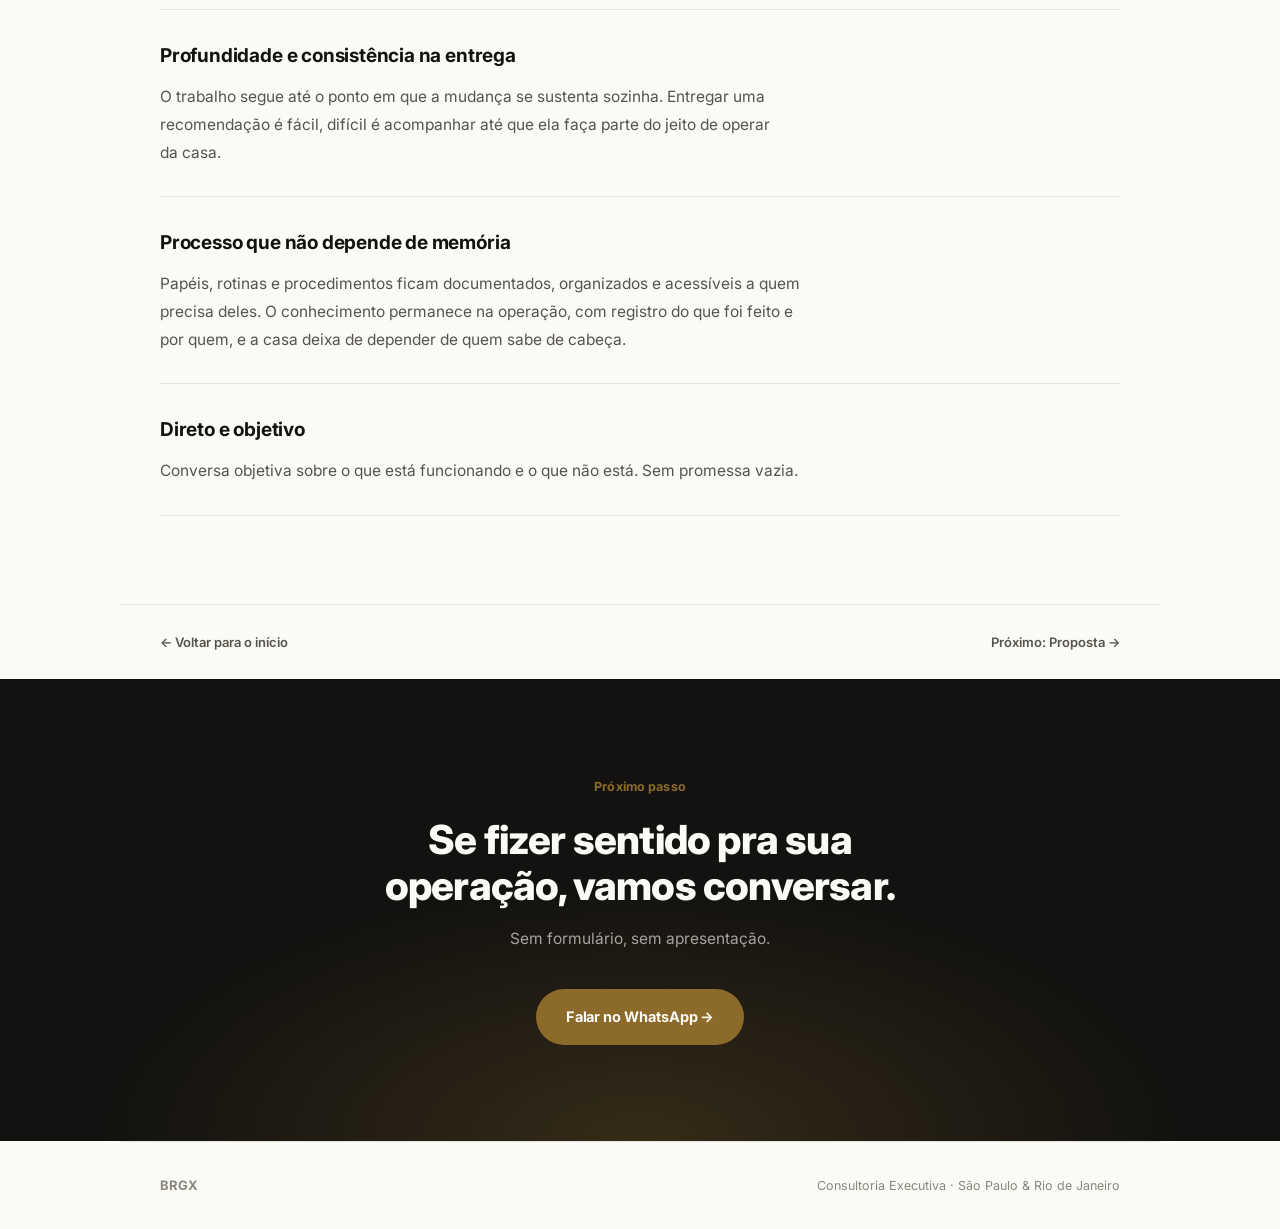
<file: valores.html>
<!DOCTYPE html>
<html lang="pt-BR">
<head>
<meta charset="UTF-8">
<meta name="viewport" content="width=device-width, initial-scale=1.0">
<title>Valores · BRGX</title>
<meta name="description" content="Os princípios que orientam o trabalho da BRGX: decisões baseadas em evidências, processos documentados e comunicação direta.">
<link rel="preconnect" href="https://fonts.googleapis.com">
<link href="https://fonts.googleapis.com/css2?family=Cormorant+Garamond:ital,wght@0,400;0,500;0,600;1,400&family=Inter:wght@400;500;600&family=IBM+Plex+Mono:wght@400;500&display=swap" rel="stylesheet">
<link rel="stylesheet" href="assets/site.css">
<style>
.hero-split{padding:144px 40px 40px;max-width:1180px;margin:0 auto;display:grid;grid-template-columns:1.05fr .95fr;gap:56px;align-items:center}
.hero-split h1{font-family:var(--sans);font-weight:800;letter-spacing:-.02em;font-size:clamp(32px,5vw,48px);line-height:1.12;margin-bottom:18px;color:var(--ink)}
.hero-split p{font-size:16.5px;color:var(--sub);line-height:1.8;max-width:480px}
.hero-portrait{width:100%;height:auto;display:block;border-radius:var(--r-card)}
.val-body{font-size:16.5px;color:var(--sub);line-height:1.9;margin-bottom:22px;max-width:660px}
.val-body strong{color:var(--text);font-weight:700}
.principles{border-top:.5px solid var(--bs);margin-top:8px}
.principle-row{padding:30px 0;border-bottom:.5px solid var(--bs)}
.principle-row h3{font-family:var(--sans);font-weight:700;font-size:19px;letter-spacing:-.01em;margin-bottom:10px;color:var(--ink)}
.principle-row p{font-size:15.5px;color:var(--sub);line-height:1.8;max-width:660px}
@media(max-width:860px){
  .hero-split{grid-template-columns:1fr;padding-top:112px}
  .hero-portrait{order:-1}
}
</style>
</head>
<body>

<nav class="nav">
  <a href="index.html" class="nav-logo">BRGX</a>
  <button class="nav-toggle" type="button" aria-label="Abrir menu">Menu</button>
  <div class="nav-links">
    <a href="index.html" class="nav-link">Início</a>
    <a href="metodo.html" class="nav-link">Método</a>
    <a href="plataforma.html" class="nav-link">Plataforma</a>
    <a href="valores.html" class="nav-link active">Valores</a>
    <a href="proposta.html" class="nav-link">Proposta</a>
    <a href="https://wa.me/5511990130811?text=Ol%C3%A1%2C+vi+a+p%C3%A1gina+de+valores+e+tenho+interesse.+Podemos+conversar%3F" target="_blank" rel="noopener" class="nav-btn">WhatsApp &rarr;</a>
  </div>
</nav>

<section class="hero-split">
  <div>
    <span class="ey">Valores</span>
    <h1>Como eu conduzo o trabalho.</h1>
    <p>Consultoria feita dentro da operação, com presença real, linguagem direta e compromisso com o que foi combinado.</p>
  </div>
  <img src="assets/diego-retrato-01.jpg" alt="Diego Borges" class="hero-portrait">
</section>

<div class="div"></div>

<section class="sec">
  <span class="ey">O que orienta o trabalho</span>
  <p class="val-body">Para Diego, consultoria séria começa por entender antes de propor: como a equipe trabalha, o que já dá certo, o que o dono carrega sozinho e o que está custando dinheiro sem que ninguém perceba.</p>
  <p class="val-body">A partir daí, o trabalho é conduzido considerando a realidade de quem opera, não isolado dela. Essa é a diferença entre um plano que vira rotina e um plano que morre na primeira semana cheia.</p>
</section>

<div class="div"></div>

<section class="sec">
  <span class="ey">Princípios</span>
  <h2 class="sec-h">Princípios que orientam a atuação</h2>
  <div class="principles">
    <div class="principle-row">
      <h3>Decisões baseadas em evidências</h3>
      <p>Cada recomendação nasce do que a operação mostra: números, rotina observada, comportamento da equipe e do cliente. Opinião pessoal não sustenta uma decisão de gestão.</p>
    </div>
    <div class="principle-row">
      <h3>Profundidade e consistência na entrega</h3>
      <p>O trabalho segue até o ponto em que a mudança se sustenta sozinha. Entregar uma recomendação é fácil, difícil é acompanhar até que ela faça parte do jeito de operar da casa.</p>
    </div>
    <div class="principle-row">
      <h3>Processo que não depende de memória</h3>
      <p>Papéis, rotinas e procedimentos ficam documentados, organizados e acessíveis a quem precisa deles. O conhecimento permanece na operação, com registro do que foi feito e por quem, e a casa deixa de depender de quem sabe de cabeça.</p>
    </div>
    <div class="principle-row">
      <h3>Direto e objetivo</h3>
      <p>Conversa objetiva sobre o que está funcionando e o que não está. Sem promessa vazia.</p>
    </div>
  </div>
</section>

<nav class="page-nav">
  <a href="index.html">&larr; Voltar para o início</a>
  <a href="proposta.html" class="pn-next">Próximo: Proposta &rarr;</a>
</nav>

<div class="cta-wrap">
  <div class="cta-inner">
    <span class="ey">Próximo passo</span>
    <h2 class="cta-h">Se fizer sentido pra sua operação, vamos conversar.</h2>
    <p class="cta-p">Sem formulário, sem apresentação.</p>
    <a href="https://wa.me/5511990130811?text=Ol%C3%A1%2C+vi+a+p%C3%A1gina+de+valores+e+tenho+interesse.+Podemos+conversar%3F" target="_blank" rel="noopener" class="btn-solid">Falar no WhatsApp &rarr;</a>
  </div>
</div>

<footer class="footer">
  <span class="f-logo">BRGX</span>
  <span class="f-info">Consultoria Executiva &middot; São Paulo &amp; Rio de Janeiro</span>
</footer>

<script src="assets/nav.js"></script>
</body>
</html>
</file>
<file: assets/site.css>
/* ============================================================
   BRGX DESIGN SYSTEM — tokens + componentes compartilhados
   Usado por: index, metodo, plataforma, valores, proposta.
   Referência viva: design-system.html
   ============================================================ */
*,*::before,*::after{box-sizing:border-box;margin:0;padding:0}
:root{
  /* cor — superfícies */
  --bg:#FAFAF7; --bg-1:#F2F1EC; --bg-2:#E9E7DF; --raised:#FFFFFF;
  --ink:#121210;
  --text:#121210; --sub:#57544C; --muted:#8B877C;
  --gold:#8C6B2A; --gold-soft:#A07C35;
  --dark:#131210; --dark-1:#1C1A17; --dark-line:rgba(245,243,238,.10);
  --bs:rgba(18,18,16,.10);

  /* cor — estado (semântico, separado do accent de marca) */
  --good:#4A6B4F; --good-bg:#EAF1EA;
  --warn:#B4791E; --warn-bg:#FBF0DF;
  --critical:#B23B2E; --critical-bg:#FBEAE7;
  --info:#54677A; --info-bg:#EAEEF1;

  /* tipografia */
  --serif:'Cormorant Garamond',Georgia,serif;
  --sans:'Inter',-apple-system,BlinkMacSystemFont,sans-serif;
  --mono:'IBM Plex Mono',ui-monospace,monospace;

  /* layout */
  --w:1040px;
  --sp-1:.25rem; --sp-2:.5rem; --sp-3:.75rem; --sp-4:1rem; --sp-6:1.5rem; --sp-8:2rem; --sp-12:3rem; --sp-16:4rem;
  --r-pill:999px; --r-card:20px; --r-sm:10px; --r-xs:6px;

  /* elevação */
  --shadow-sm:0 1px 2px rgba(18,18,16,.05), 0 1px 1px rgba(18,18,16,.04);
  --shadow-md:0 8px 24px rgba(18,18,16,.07), 0 2px 6px rgba(18,18,16,.05);
  --shadow-lg:0 20px 50px rgba(18,18,16,.12);
  --blur-nav:blur(20px) saturate(160%);

  /* motion */
  --ease:cubic-bezier(.2,.7,.2,1);
  --dur-fast:.15s; --dur:.22s;
}
html{scroll-behavior:smooth}
body{background:var(--bg);color:var(--text);font-family:var(--sans);font-size:17px;line-height:1.7;-webkit-font-smoothing:antialiased;overflow-x:hidden;text-wrap:pretty}
a{color:inherit}
img{max-width:100%;display:block}

/* NAV */
.nav{position:fixed;top:0;left:0;right:0;z-index:100;display:flex;align-items:center;justify-content:space-between;padding:16px 40px;background:rgba(250,250,247,.86);backdrop-filter:blur(20px) saturate(160%);-webkit-backdrop-filter:blur(20px) saturate(160%);border-bottom:.5px solid var(--bs)}
.nav-logo{font-family:var(--sans);font-weight:800;font-size:15px;letter-spacing:-.01em;color:var(--ink);text-decoration:none;white-space:nowrap}
.nav-links{display:flex;align-items:center;gap:8px}
.nav-link{font-family:var(--sans);font-size:13.5px;font-weight:600;color:var(--sub);text-decoration:none;transition:all .18s;padding:9px 14px;border-radius:var(--r-pill)}
.nav-link:hover{color:var(--ink);background:var(--bg-1)}
.nav-link.active{color:var(--ink);background:var(--bg-1)}
.nav-btn{display:inline-flex;align-items:center;gap:8px;font-size:13.5px;font-weight:700;letter-spacing:-.005em;color:#FAFAF7;background:var(--ink);padding:11px 22px;text-decoration:none;transition:all .18s;border-radius:var(--r-pill);margin-left:6px}
.nav-btn:hover{background:var(--gold)}
.nav-toggle{display:none}
@media(max-width:860px){
  .nav-links{position:fixed;top:60px;left:0;right:0;background:var(--bg);flex-direction:column;align-items:flex-start;padding:20px 24px;gap:10px;border-bottom:.5px solid var(--bs);display:none}
  .nav-links.open{display:flex}
  .nav-link{width:100%;border-radius:var(--r-sm)}
  .nav-toggle{display:inline-flex;background:var(--bg-1);border:none;color:var(--text);font-family:var(--sans);font-weight:600;font-size:12.5px;padding:9px 16px;border-radius:var(--r-pill);cursor:pointer}
}
body{padding-top:60px}

/* TYPOGRAPHY / LAYOUT */
.ey{font-family:var(--sans);font-size:12.5px;font-weight:700;letter-spacing:.01em;color:var(--gold);margin-bottom:20px;display:block}
.div{width:100%;height:1px;background:var(--bs)}
.sec{padding:88px 40px;max-width:var(--w);margin:0 auto}
.sec-h{font-family:var(--sans);font-weight:800;letter-spacing:-.02em;font-size:clamp(30px,4.2vw,46px);line-height:1.12;margin-bottom:28px;color:var(--ink)}
.sec-lead{font-size:17.5px;color:var(--sub);line-height:1.75;max-width:640px;margin-bottom:32px}

.btn-solid{display:inline-flex;align-items:center;gap:10px;background:var(--ink);color:#FAFAF7;font-size:14.5px;font-weight:700;letter-spacing:-.005em;padding:16px 30px;text-decoration:none;transition:background .18s,transform .18s;border-radius:var(--r-pill)}
.btn-solid:hover{background:var(--gold);transform:translateY(-1px)}
.btn-ghost{display:inline-flex;align-items:center;gap:10px;border:1.5px solid var(--bs);color:var(--text);font-weight:600;font-size:14px;padding:14.5px 28px;text-decoration:none;transition:all .18s;margin-left:12px;border-radius:var(--r-pill)}
.btn-ghost:hover{border-color:var(--ink);background:var(--bg-1)}

.cta-wrap{background:var(--dark);border-top:.5px solid var(--bs);position:relative;overflow:hidden}
.cta-wrap::before{content:'';position:absolute;inset:0;background:radial-gradient(ellipse 60% 80% at 50% 100%,rgba(140,107,42,.28),transparent 70%)}
.cta-inner{max-width:var(--w);margin:0 auto;padding:96px 40px;text-align:center;position:relative}
.cta-h{font-family:var(--sans);font-weight:800;letter-spacing:-.02em;font-size:clamp(28px,3.8vw,40px);line-height:1.15;max-width:560px;margin:0 auto 16px;color:#FAFAF7}
.cta-p{font-size:15.5px;color:rgba(250,250,247,.62);max-width:380px;margin:0 auto 36px;line-height:1.8}
.cta-wrap .btn-solid{background:var(--gold);color:#FAFAF7}
.cta-wrap .btn-solid:hover{background:var(--gold-soft)}
.cta-wrap .btn-ghost{border-color:rgba(250,250,247,.2);color:rgba(250,250,247,.85)}
.cta-wrap .btn-ghost:hover{border-color:rgba(250,250,247,.5);background:rgba(250,250,247,.06)}

.footer{max-width:var(--w);margin:0 auto;padding:32px 40px;display:flex;justify-content:space-between;align-items:center;border-top:.5px solid var(--bs);flex-wrap:wrap;gap:12px}
.f-logo{font-family:var(--sans);font-weight:700;font-size:13px;color:var(--muted)}
.f-info{font-size:12.5px;color:var(--muted)}

.tag{display:inline-flex;font-family:var(--sans);font-size:12px;font-weight:600;color:var(--sub);background:var(--bg-1);padding:6px 13px;border-radius:var(--r-pill)}
.num{font-family:var(--mono)}

/* dark frame — used to present product/platform screenshots like a real app mockup */
.frame-dark{background:var(--dark);border-radius:var(--r-card);padding:14px;position:relative;overflow:hidden}
.frame-dark::before{content:'';position:absolute;inset:0;background:radial-gradient(ellipse 70% 50% at 20% 0%,rgba(140,107,42,.22),transparent 60%);pointer-events:none}
.frame-dark img{border-radius:calc(var(--r-card) - 8px);position:relative}

/* CARD — superfície de conteúdo genérica */
.card{background:var(--raised);border:1px solid var(--bs);border-radius:var(--r-card);padding:var(--sp-6);box-shadow:var(--shadow-sm)}
.card h3{font-family:var(--sans);font-weight:700;letter-spacing:-.005em;font-size:1.05rem;margin-bottom:.4rem;color:var(--ink)}
.card p{font-size:.9rem;color:var(--sub);line-height:1.6;margin:0}

/* SPLIT — layout de duas colunas (texto + imagem) */
.split{display:grid;grid-template-columns:1fr 1fr;gap:var(--sp-12);align-items:center}
.split img{width:100%;border-radius:var(--r-card);box-shadow:var(--shadow-lg)}
@media(max-width:860px){.split{grid-template-columns:1fr}}

/* BADGE DE ESTADO — semântico, não decorativo */
.badge-state{display:inline-flex;align-items:center;gap:.35rem;font-family:var(--sans);font-size:.72rem;font-weight:700;padding:.3rem .65rem;border-radius:var(--r-pill)}
.badge-state.good{background:var(--good-bg);color:var(--good)}
.badge-state.warn{background:var(--warn-bg);color:var(--warn)}
.badge-state.critical{background:var(--critical-bg);color:var(--critical)}
.badge-state.info{background:var(--info-bg);color:var(--info)}

/* PLANOS / PREÇO — cards de investimento reutilizáveis (proposta) */
.plan-grid{display:grid;grid-template-columns:repeat(auto-fit,minmax(300px,1fr));gap:var(--sp-6);align-items:stretch}
.plan{display:flex;flex-direction:column;background:var(--bg-1);border:1px solid var(--bs);border-radius:var(--r-card);padding:var(--sp-8) var(--sp-6)}
.plan.featured{background:var(--dark);border-color:transparent;color:#FAFAF7;position:relative;overflow:hidden}
.plan.featured::before{content:'';position:absolute;inset:0;background:radial-gradient(ellipse 60% 60% at 90% 0%,rgba(140,107,42,.3),transparent 65%);pointer-events:none}
.plan.featured *{position:relative}
.plan-tag{font-family:var(--sans);font-size:.7rem;font-weight:700;letter-spacing:.06em;text-transform:uppercase;color:var(--gold);margin-bottom:.7rem}
.plan.featured .plan-tag{color:#DAB878}
.plan h3{font-family:var(--sans);font-weight:800;letter-spacing:-.01em;font-size:1.3rem;margin-bottom:.3rem;color:var(--ink)}
.plan.featured h3{color:#FAFAF7}
.plan .plan-sub{font-size:.85rem;color:var(--sub);margin-bottom:1.3rem}
.plan.featured .plan-sub{color:rgba(250,250,247,.65)}
.plan-price{font-family:var(--sans);font-weight:800;letter-spacing:-.02em;font-size:2rem;color:var(--ink);line-height:1.1}
.plan.featured .plan-price{color:#FAFAF7}
.plan-price small{display:block;font-size:.78rem;font-weight:600;color:var(--sub);margin-top:.4rem;letter-spacing:0}
.plan.featured .plan-price small{color:rgba(250,250,247,.6)}
.plan ul{list-style:none;margin:1.4rem 0;padding:0;display:grid;gap:.1rem}
.plan li{display:flex;gap:.6rem;font-size:.86rem;line-height:1.55;color:var(--sub);padding:.5rem 0;border-bottom:1px solid var(--bs)}
.plan.featured li{color:rgba(250,250,247,.8);border-color:rgba(250,250,247,.12)}
.plan li:last-child{border-bottom:none}
.plan li::before{content:"·";color:var(--gold);font-weight:800;flex-shrink:0}
.plan-cta{margin-top:auto;padding-top:.6rem}
.plan-note{font-size:.76rem;color:var(--muted);text-align:center;margin-top:.7rem;line-height:1.5}
.plan.featured .plan-note{color:rgba(250,250,247,.5)}

/* NOTICE — callout de contexto/aviso, neutro */
.notice{border-left:3px solid var(--gold);background:var(--bg-1);padding:var(--sp-4) var(--sp-6);border-radius:0 var(--r-sm) var(--r-sm) 0;font-size:.88rem;color:var(--sub);line-height:1.7}
.notice b{color:var(--ink)}

/* CHECKLIST */
.checklist{list-style:none;margin:0;padding:0;display:grid;gap:.55rem}
.checklist li{padding-left:1.7rem;position:relative;font-size:.88rem;color:var(--sub)}
.checklist li::before{content:'';position:absolute;left:0;top:.2em;width:.85rem;height:.85rem;border:1.5px solid var(--bs);border-radius:3px}
.checklist li b{color:var(--ink)}

/* PAGE-NAV — voltar / próximo, entre o conteúdo e o CTA final */
.page-nav{max-width:var(--w);margin:0 auto;padding:26px 40px;display:flex;justify-content:space-between;align-items:center;border-top:.5px solid var(--bs);gap:16px;flex-wrap:wrap}
.page-nav a{font-family:var(--sans);font-weight:600;font-size:13px;color:var(--sub);text-decoration:none;display:inline-flex;align-items:center;gap:6px;transition:color var(--dur-fast) var(--ease)}
.page-nav a:hover{color:var(--gold)}
.page-nav .pn-next{margin-left:auto;text-align:right}

@media(max-width:620px){
  .nav{padding:12px 20px}
  .sec{padding:60px 22px}
  .cta-inner{padding:64px 22px}
  .footer{padding:24px 20px;flex-direction:column;text-align:center}
  .page-nav{padding:20px 22px}
}
</file>
